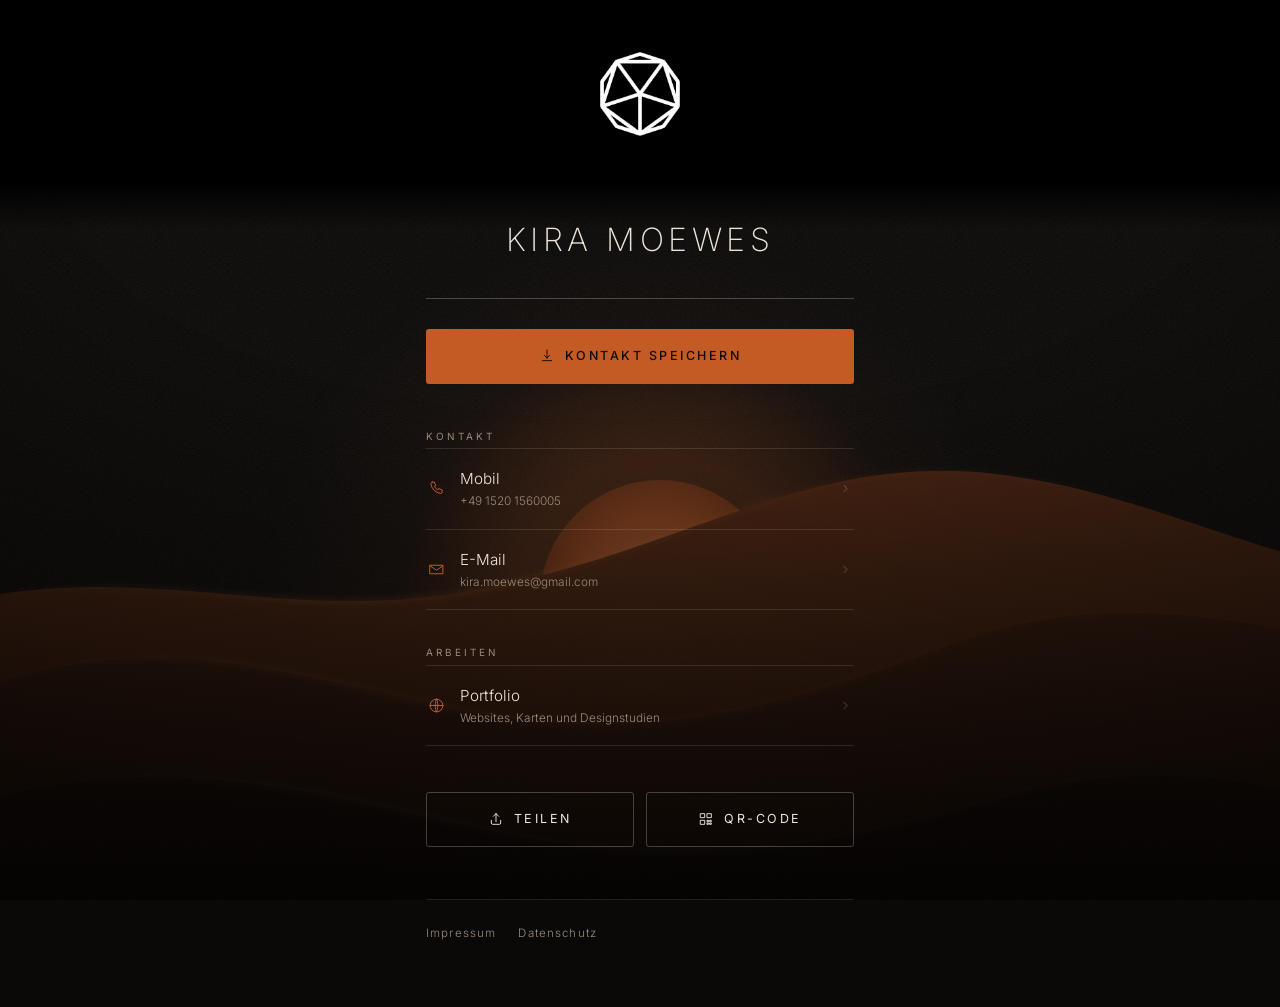
<file: index.html>
<!doctype html>
<html lang="de">
<head>
<meta charset="utf-8">
<meta name="robots" content="noindex,nofollow">
<!-- Startadresse zeigt die eigene Karte. Ziel unten in BEIDEN Zeilen ändern. -->
<meta http-equiv="refresh" content="0; url=./k/kira/">
<title>Kontakt</title>
<link rel="canonical" href="./k/kira/">
<style>body{background:#0A0705;color:#C6A87F;font-family:system-ui,sans-serif;display:grid;place-items:center;min-height:100vh;margin:0}a{color:#F5AE5E}</style>
</head>
<body>
<p>Weiter zur <a href="./k/kira/">Kontaktkarte</a>.</p>
<script>location.replace("./k/kira/");</script>
</body>
</html>
</file>
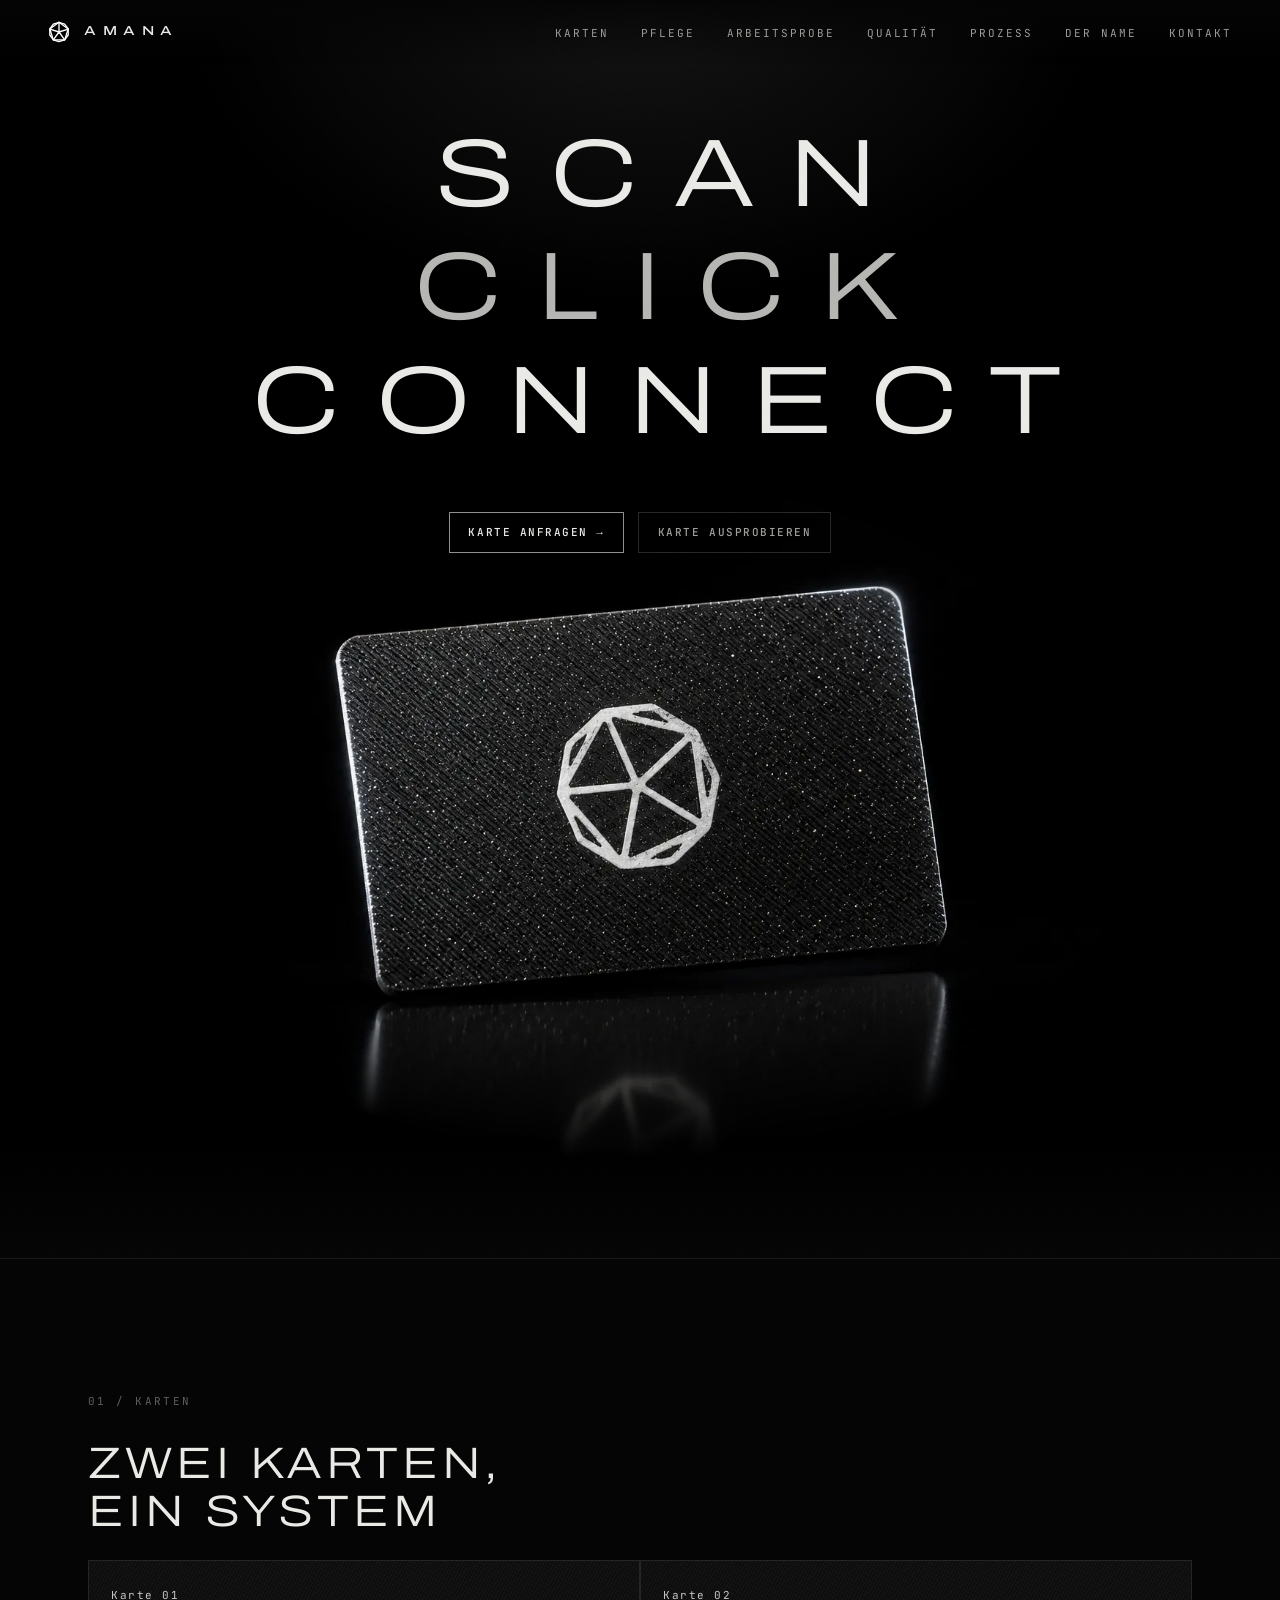
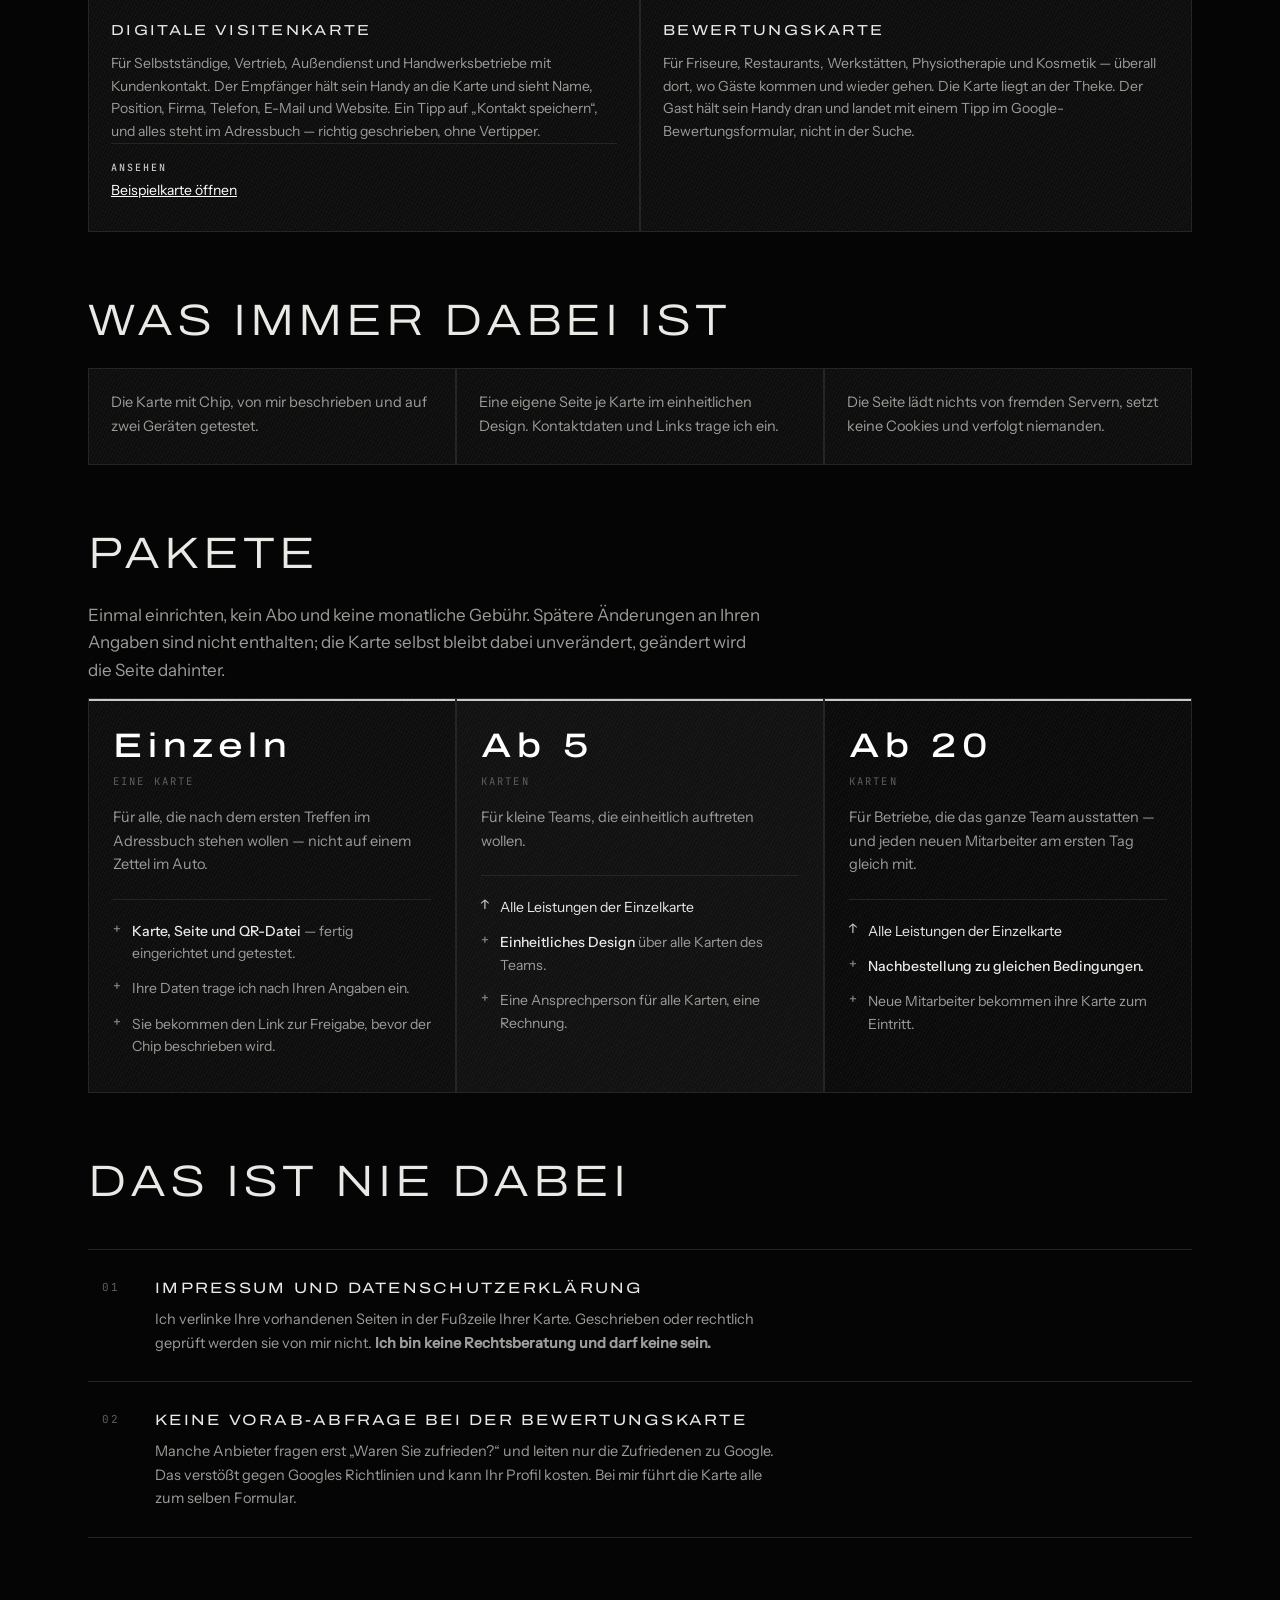
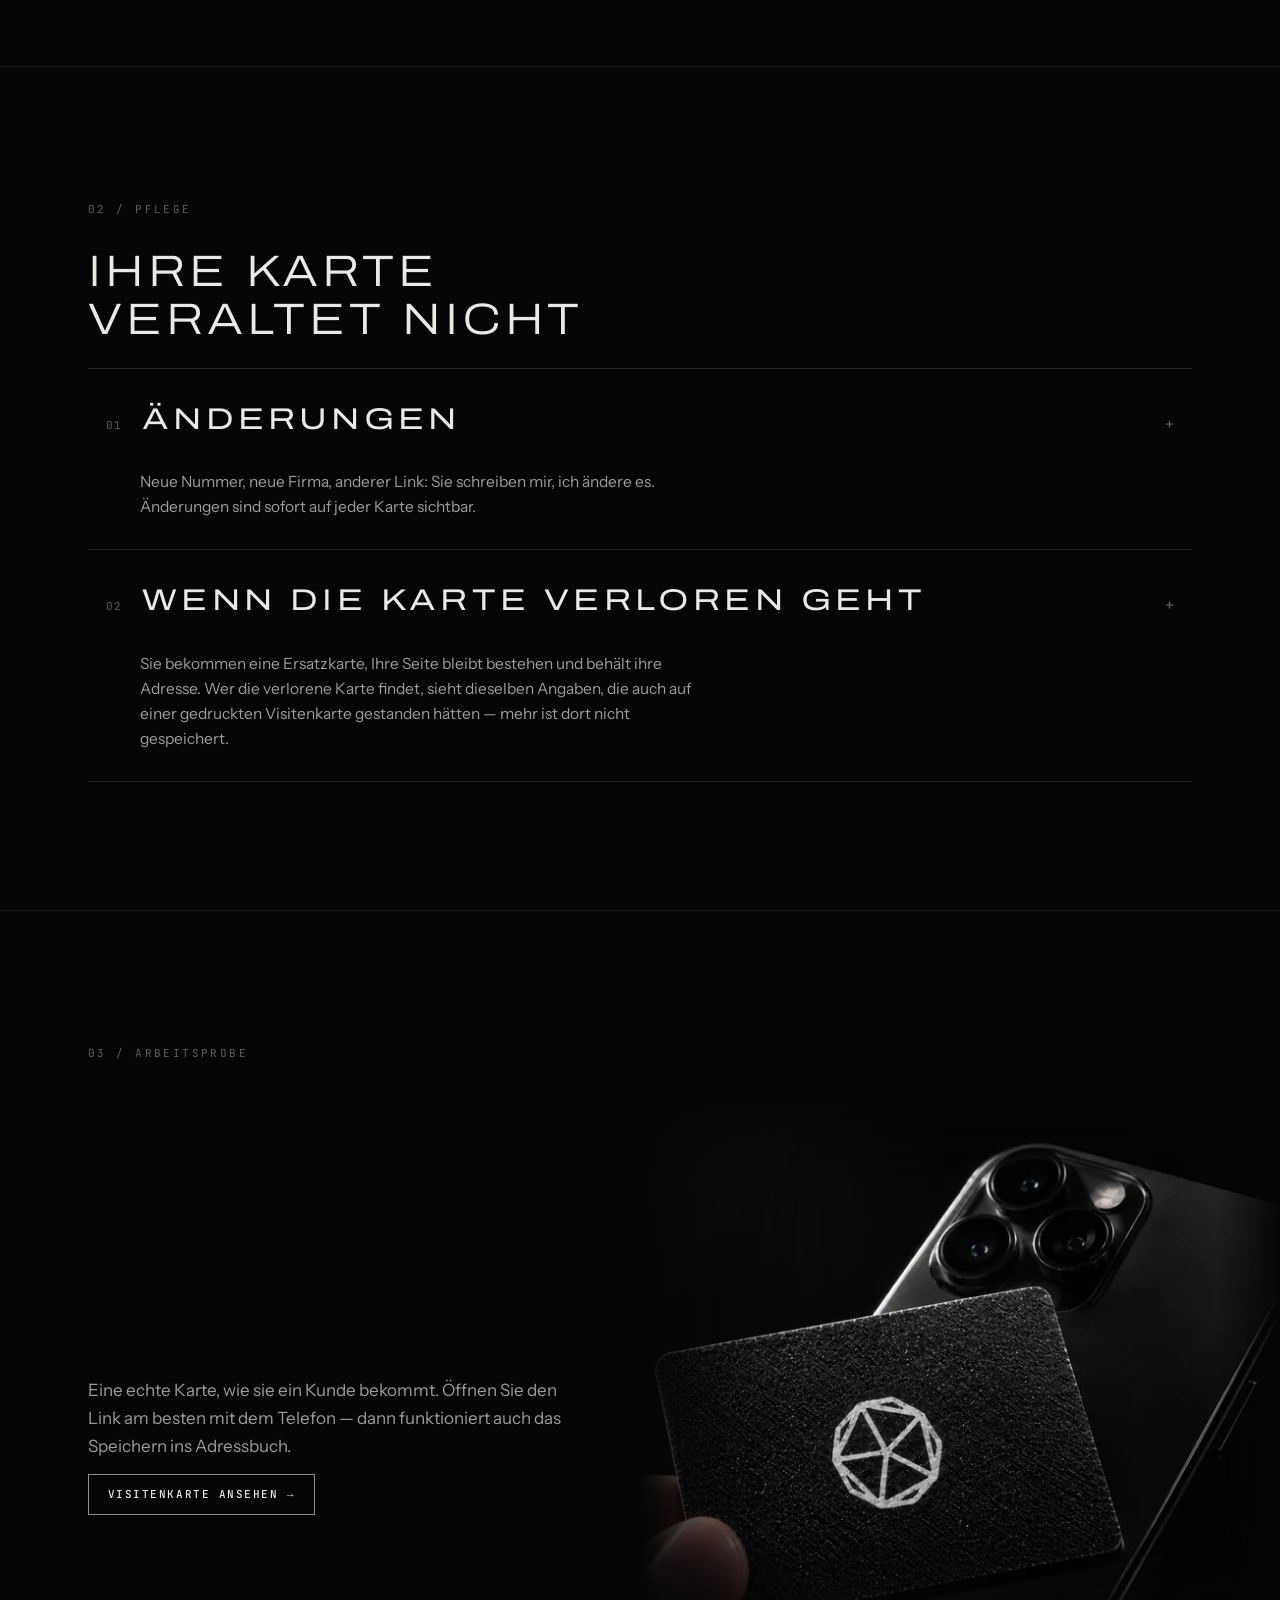
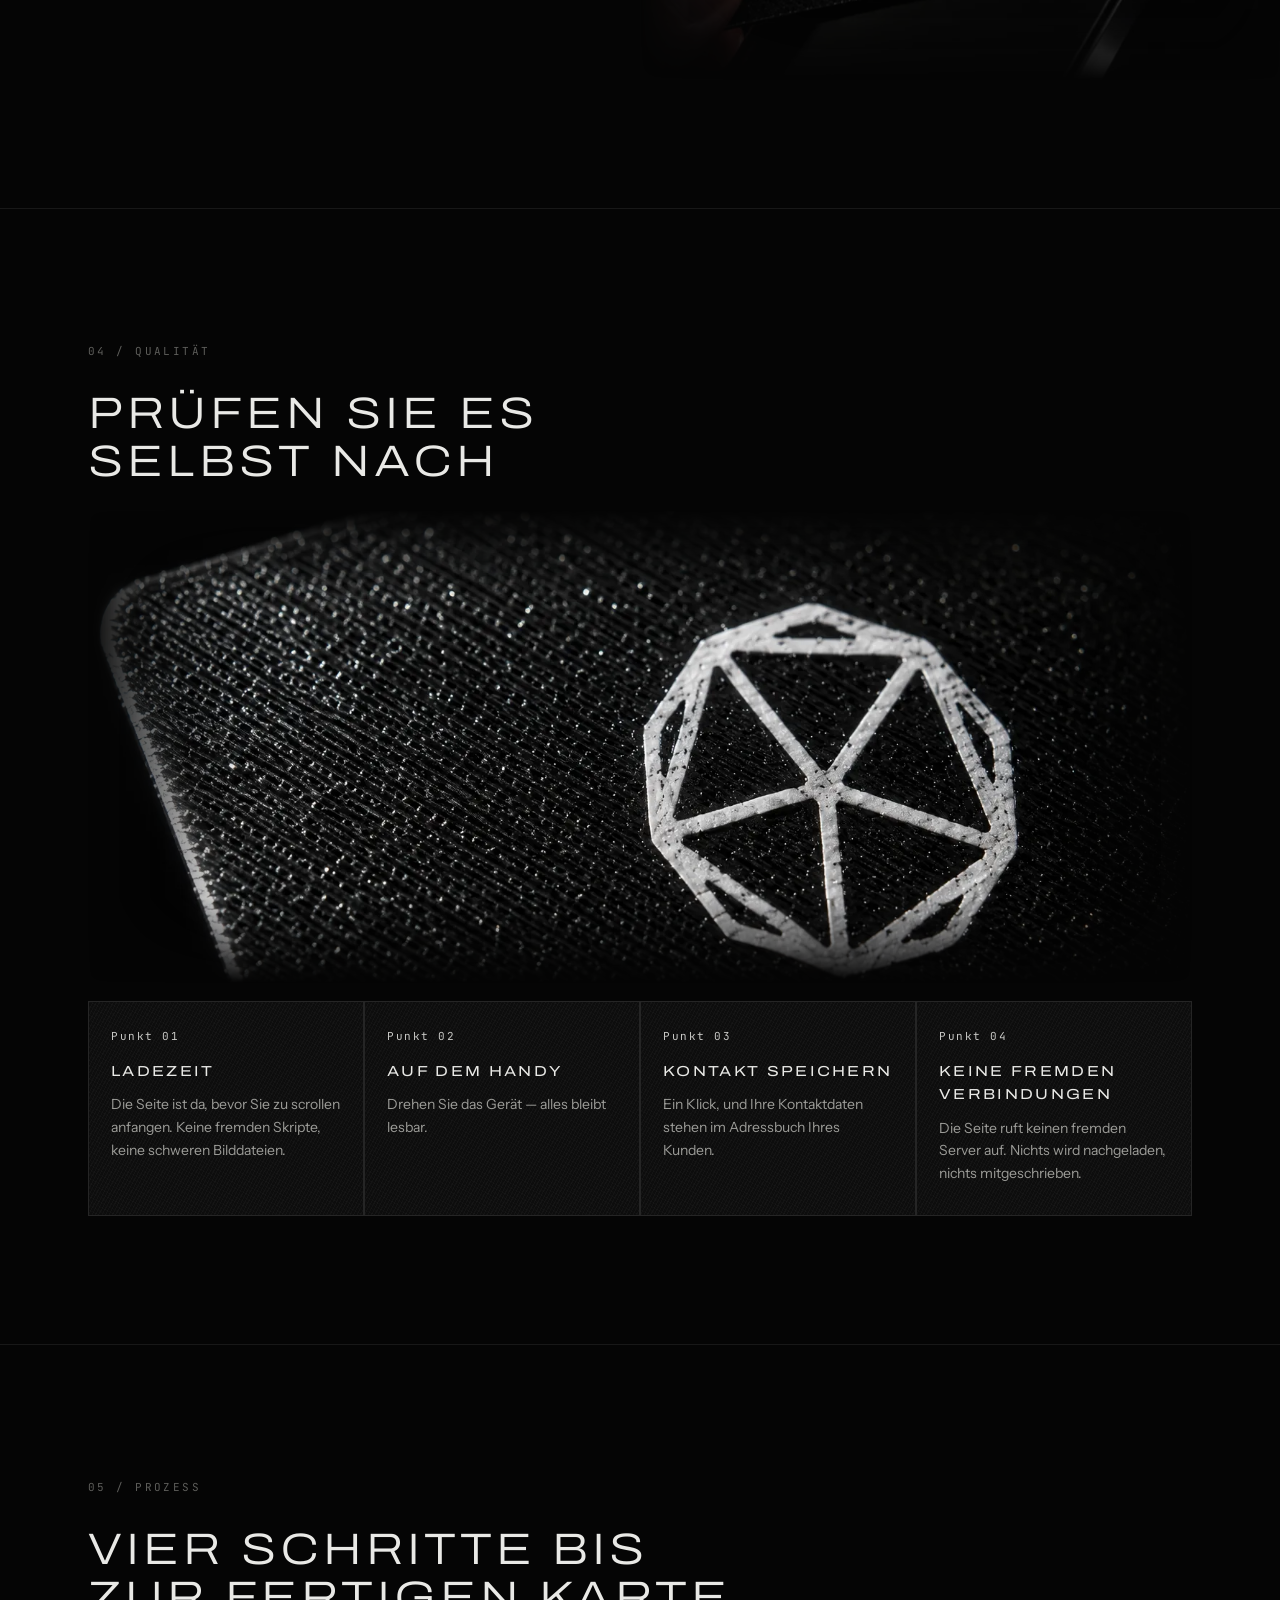
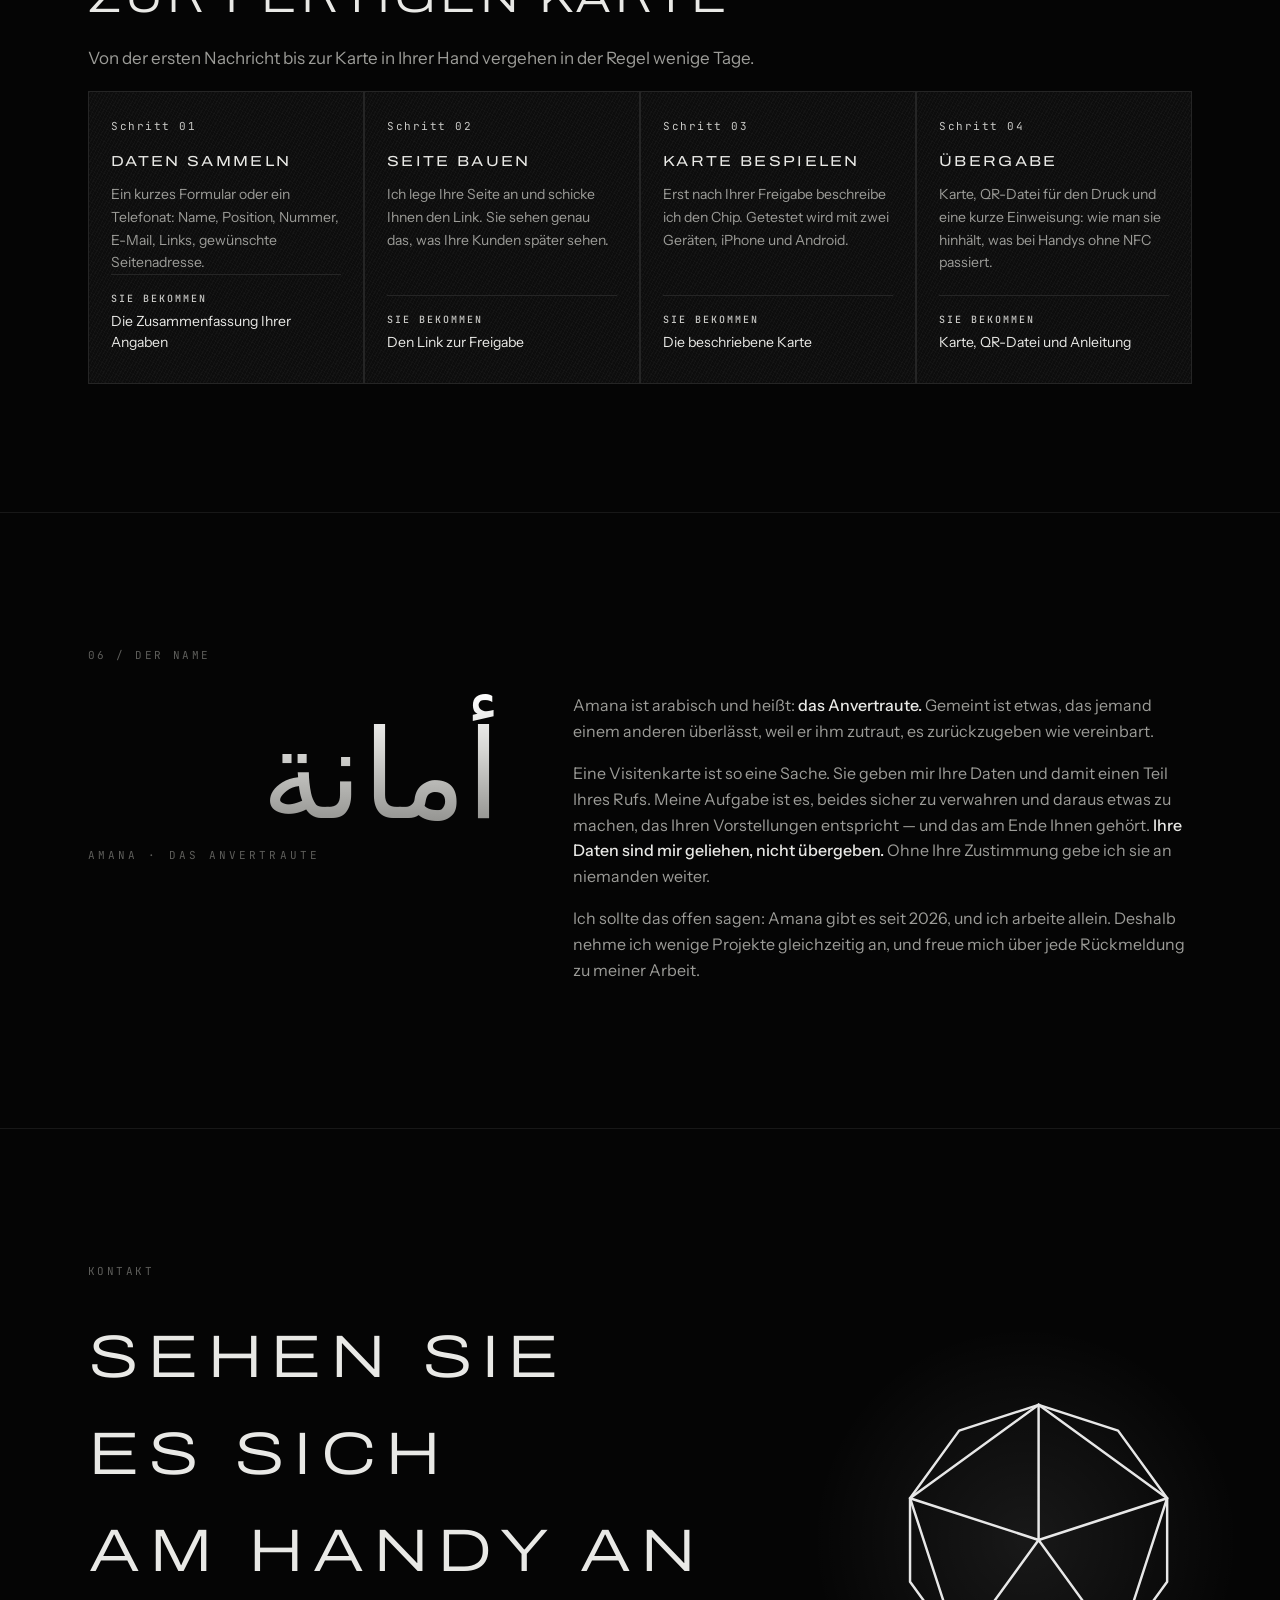
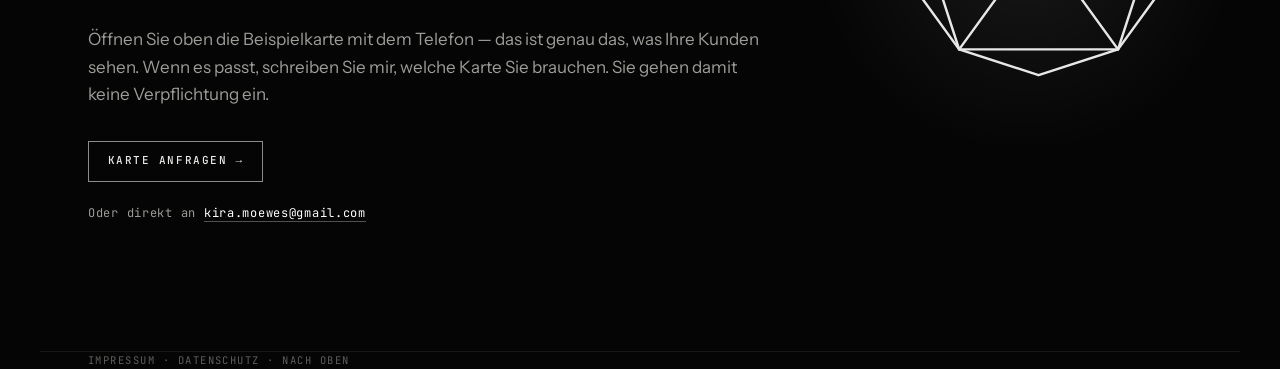
<file: amana/index.html>
<!doctype html>
<html lang="de" class="js">
<head>
<meta charset="utf-8">
<meta name="viewport" content="width=device-width,initial-scale=1">
<title>Amana — Digitale Visitenkarten und Bewertungskarten</title>
<meta name="description" content="NFC-Karten mit eigener Seite: Scan, Click, Connect — Kontakt speichern oder bewerten.">
<meta name="robots" content="noindex,nofollow">
<link rel="stylesheet" href="../assets/fonts/amana.css?v=20261022-0924">
<style>
  :root{
    /* Farben der Karte: Schwarz, Graphit und Silber. Die Rollen heissen wie
       vorher, damit die Regeln darunter unveraendert bleiben koennen:
       rust = dunkles Metall (Rahmen), gold = Silber (Akzent), halo = Weiss. */
    --void:#050505; --ember:#0D0D0D; --char:#181818; --line:#252525;
    --rust:#4A4A4A; --flare:#8C8C8C; --gold:#C9C9C6; --halo:#FFFFFF;
    --text:#E9E9E6; --muted:#9C9C98; --faint:#5E5E5B;
    --silber:linear-gradient(180deg,#FFFFFF 0%,#D6D6D3 42%,#8E8E8B 100%);
    /* Die Webstruktur der Karte: feine schraege Faeden */
    --weave:repeating-linear-gradient(118deg,rgba(255,255,255,.028) 0 1px,transparent 1px 3px),repeating-linear-gradient(28deg,rgba(255,255,255,.012) 0 1px,transparent 1px 4px);

    --wrap:1200px;
    --pad:clamp(1.25rem,4vw,3rem);
    --nav-h:64px;
    --ease:cubic-bezier(.22,1,.36,1);

    --display:'Archivo','Helvetica Neue',system-ui,sans-serif;
    --body:'Instrument Sans','Segoe UI',system-ui,sans-serif;
    --mono:'JetBrains Mono','Consolas',ui-monospace,monospace;
    --grain:url("data:image/svg+xml,%3Csvg xmlns='http://www.w3.org/2000/svg' width='220' height='220'%3E%3Cfilter id='n'%3E%3CfeTurbulence type='fractalNoise' baseFrequency='0.85' numOctaves='3' stitchTiles='stitch'/%3E%3C/filter%3E%3Crect width='100%25' height='100%25' filter='url(%23n)'/%3E%3C/svg%3E");
  }

  *{box-sizing:border-box}
  body{margin:0;background:var(--void);color:var(--text);font-family:var(--body);font-size:16px;line-height:1.62;-webkit-font-smoothing:antialiased}
  .wrap{max-width:var(--wrap);margin:0 auto;padding:0 var(--pad)}
  .eyebrow{font-family:var(--mono);font-size:11px;letter-spacing:.22em;text-transform:uppercase;color:var(--faint);margin:0}

  #progress{position:fixed;top:0;left:0;height:2px;width:0;z-index:60;background:linear-gradient(90deg,var(--rust),var(--gold),var(--halo));transition:width .08s linear}

  nav{position:fixed;top:0;left:0;right:0;z-index:50;height:var(--nav-h);display:flex;align-items:center;justify-content:space-between;padding:0 var(--pad);background:linear-gradient(180deg,rgba(5,5,5,.92),rgba(5,5,5,0));animation:page-in .9s var(--ease) both}
  nav .mark{font-family:var(--display);font-stretch:125%;font-weight:500;font-size:13px;letter-spacing:.5em;text-transform:uppercase;color:var(--text);text-decoration:none}
  nav ul{display:flex;gap:clamp(14px,2.6vw,32px);list-style:none;margin:0;padding:0}
  nav a.nl{font-family:var(--mono);font-size:11px;letter-spacing:.18em;text-transform:uppercase;color:var(--muted);text-decoration:none;position:relative;padding-bottom:4px;transition:color .3s var(--ease)}
  nav a.nl::after{content:"";position:absolute;left:0;bottom:0;height:1px;width:100%;background:var(--gold);transform:scaleX(0);transform-origin:right;transition:transform .4s var(--ease)}
  nav a.nl:hover,nav a.nl:focus-visible{color:var(--halo)}
  nav a.nl:hover::after,nav a.nl:focus-visible::after{transform:scaleX(1);transform-origin:left}
  @media (max-width:680px){nav ul{display:none}}

  /* ================= HERO mit Kartenfoto ================= */
  .hero{
    position:relative;overflow:hidden;isolation:isolate;
    min-height:100svh;padding-bottom:clamp(64px,9vw,96px);
    background:
      radial-gradient(52vw 34vw at 50% 0%, rgba(255,255,255,.07), transparent 70%),
      #000;
  }
  /* Unterkante laeuft weich in den Seitengrund ueber */
  .hero::after{content:"";position:absolute;left:0;right:0;bottom:0;height:120px;z-index:3;pointer-events:none;background:linear-gradient(180deg,rgba(5,5,5,0),var(--void))}


  .hero .wrap{position:relative;z-index:5;text-align:center;padding-top:calc(var(--nav-h) + clamp(2rem,6vh,4.5rem))}

  /* Das Foto der Karte. Der Fotohintergrund ist schwarz wie der Hero; die
     Maske laesst die Raender ausblenden, damit keine Bildkante zu sehen ist.
     Auf dem Handy breiter als der Bildschirm, sonst waere die Karte klein. */
  .hero-bild{
    position:relative;z-index:2;margin:clamp(-150px,-11vw,-60px) auto 0;
    width:min(100%,125vh,1180px);
    -webkit-mask-image:radial-gradient(ellipse 50% 50% at 50% 50%,#000 62%,transparent 100%);
            mask-image:radial-gradient(ellipse 50% 50% at 50% 50%,#000 62%,transparent 100%);
    animation:bild-in 1.8s var(--ease) .25s both;
  }
  .hero-bild img{display:block;width:100%;height:auto}
  @media (max-width:720px){.hero-bild{width:150%;margin-left:-25%;margin-top:-40px}}
  @keyframes bild-in{from{opacity:0;transform:scale(1.04)}}

  .hero-eyebrow{font-family:var(--mono);font-size:11px;font-weight:500;letter-spacing:.28em;text-transform:uppercase;color:var(--gold);margin:0 0 clamp(1.4rem,3vw,2.4rem)}
  .hero-title{
    font-family:var(--display);font-stretch:125%;font-weight:300;
    font-size:clamp(2.6rem,7.6vw,6rem);line-height:1.18;letter-spacing:.34em;
    text-transform:uppercase;max-width:none;margin:0 auto;text-indent:.34em;
  }
  .hero-title .line{display:block;overflow:hidden}
  .hero-title .line-in{display:inline-block;transform:translateY(112%);animation:line-rise 1.05s var(--ease) forwards}
  .hero-title .line:nth-child(2) .line-in{animation-delay:.09s}
  .hero-title .line:nth-child(3) .line-in{animation-delay:.18s}
  .hero-title .em{background:linear-gradient(100deg,#B4B4B1 0%,#B4B4B1 42%,#FFFFFF 50%,#B4B4B1 58%,#B4B4B1 100%);background-size:250% 100%;-webkit-background-clip:text;background-clip:text;color:transparent;animation:glanz 7s var(--ease) 1.4s infinite}
  /* Ein Lichtstreif laeuft ueber das Wort, wie ueber die Kante der Karte */
  @keyframes glanz{0%{background-position:100% 0}38%,100%{background-position:0 0}}
  @media (max-width:420px){.hero-title{font-size:clamp(2rem,6.4vw,2.6rem);letter-spacing:.24em;text-indent:.24em}}
  @keyframes line-rise{to{transform:none}}

  .hero-cta{margin-top:clamp(2.2rem,5vw,3.4rem);display:flex;justify-content:center;gap:14px;flex-wrap:wrap;animation:page-in 1s var(--ease) .5s both}

  .btn{display:inline-flex;align-items:center;gap:.75em;padding:.95em 1.7em;font-family:var(--mono);font-size:11px;font-weight:500;letter-spacing:.14em;text-transform:uppercase;text-decoration:none;position:relative;overflow:hidden;transition:color .4s var(--ease),border-color .4s var(--ease)}
  .btn span{position:relative;z-index:1}
  .btn::before{content:"";position:absolute;inset:0;transform:scaleX(0);transform-origin:left;transition:transform .5s var(--ease)}
  .btn:hover::before,.btn:focus-visible::before{transform:scaleX(1)}
  .btn-solid{color:var(--text);border:1px solid var(--flare)}
  .btn-solid::before{background:var(--halo)}
  .btn-solid:hover,.btn-solid:focus-visible{color:var(--void);border-color:var(--halo)}
  .btn-ghost{color:var(--muted);border:1px solid var(--line)}
  .btn-ghost::before{background:rgba(255,255,255,.07)}
  .btn-ghost:hover,.btn-ghost:focus-visible{color:var(--halo);border-color:var(--rust)}

  .hero-grain{position:absolute;inset:0;z-index:6;pointer-events:none;background-image:var(--grain);opacity:.24;mix-blend-mode:soft-light}

  @keyframes page-in{from{opacity:0;transform:translateY(14px)}}

  /* ================= Abschnitte ================= */
  section.band{padding:clamp(72px,10vw,128px) 0;border-top:1px solid var(--char);background:var(--void);position:relative;z-index:10}
  .sec-head{margin-bottom:26px}
  .lead{max-width:22ch;font-family:var(--display);font-stretch:118%;font-weight:300;font-size:clamp(24px,4.6vw,44px);letter-spacing:.09em;text-transform:uppercase;line-height:1.1;margin:0 0 24px;text-wrap:balance;color:var(--text)}
  .intro-text{max-width:62ch;color:var(--muted);font-size:17px;margin:0 0 14px}

  .services{border-top:1px solid var(--line);margin-top:18px}
  .svc{border:0;border-bottom:1px solid var(--line);width:100%;text-align:left;background:transparent;color:inherit;font:inherit;cursor:pointer;display:block;padding:0;position:relative;overflow:hidden}
  .svc::before{content:"";position:absolute;inset:0;z-index:0;background:linear-gradient(90deg,rgba(255,255,255,.07),rgba(255,255,255,0) 62%);transform:scaleX(0);transform-origin:left;transition:transform .55s var(--ease)}
  .svc:hover::before,.svc:focus-visible::before,.svc[aria-expanded="true"]::before{transform:scaleX(1)}
  .svc-row{position:relative;z-index:1;display:flex;align-items:baseline;gap:20px;padding:26px clamp(6px,1.6vw,18px)}
  .svc-row .idx{font-family:var(--mono);font-size:11px;color:var(--faint);letter-spacing:.1em;flex:0 0 auto;transition:color .4s var(--ease)}
  .svc-row .name{font-family:var(--display);font-stretch:125%;font-weight:400;text-transform:uppercase;letter-spacing:.14em;font-size:clamp(17px,3vw,30px);margin:0;flex:1;transition:transform .5s var(--ease),color .4s var(--ease)}
  .svc-row .plus{font-family:var(--mono);font-size:15px;color:var(--faint);transition:transform .45s var(--ease),color .4s var(--ease);flex:0 0 auto}
  .svc:hover .name,.svc:focus-visible .name,.svc[aria-expanded="true"] .name{transform:translateX(12px);color:var(--halo)}
  .svc:hover .idx,.svc[aria-expanded="true"] .idx{color:var(--gold)}
  .svc[aria-expanded="true"] .plus{transform:rotate(45deg);color:var(--gold)}
  .svc-body{position:relative;z-index:1;max-height:0;overflow:hidden;transition:max-height .55s var(--ease)}
  .svc-body p{margin:0;padding:0 clamp(6px,1.6vw,18px) 30px 52px;max-width:64ch;color:var(--muted);font-size:15.5px}
  .svc[aria-expanded="true"] .svc-body{max-height:320px}
  @media (max-width:560px){.svc-body p{padding-left:clamp(6px,1.6vw,18px)}}

  /* Immer dabei */
  .always{display:grid;grid-template-columns:repeat(auto-fit,minmax(240px,1fr));gap:2px;background:var(--line);border:1px solid var(--line);margin:6px 0 42px}
  .always div{background-color:var(--ember);background-image:var(--weave);padding:22px 22px 26px}
  .always h4{font-family:var(--mono);font-size:10px;letter-spacing:.2em;text-transform:uppercase;color:var(--gold);margin:0 0 10px}
  .always p{margin:0;color:var(--muted);font-size:14.5px}

  /* Pakete */
  .packs{display:grid;grid-template-columns:repeat(3,1fr);gap:2px;background:var(--line);border:1px solid var(--line)}
  @media (max-width:900px){.packs{grid-template-columns:1fr}}
  .pack{background-color:var(--ember);background-image:var(--weave);padding:30px 24px 34px;display:flex;flex-direction:column;position:relative}
  .pack.mid{background-color:#111111}
  .pack.draft{background-color:#0A0A0A}
  .pack::after{content:"";position:absolute;left:0;top:0;height:2px;width:100%;background:var(--gold);transform:scaleX(0);transform-origin:left;transition:transform .6s var(--ease)}
  .pack.seen::after{transform:scaleX(1)}
  .pack.mid::after,.pack.mid.seen::after{transform:scaleX(1)}
  .pack .tier{font-family:var(--display);font-stretch:125%;font-weight:500;font-size:34px;letter-spacing:.16em;color:var(--halo);margin:0;line-height:1}
  .pack .tier-name{font-family:var(--mono);font-size:10.5px;letter-spacing:.2em;text-transform:uppercase;color:var(--faint);margin:10px 0 0}
  .pack .tier-for{margin:16px 0 0;color:var(--muted);font-size:14.5px;min-height:3.2em}
  .pack .flag{position:absolute;top:14px;right:16px;font-family:var(--mono);font-size:9px;letter-spacing:.16em;text-transform:uppercase;color:var(--gold);border:1px solid var(--rust);padding:3px 7px}
  .pack ul{list-style:none;margin:22px 0 0;padding:0;display:grid;gap:13px;border-top:1px solid var(--line);padding-top:20px}
  .pack li{font-size:14px;line-height:1.6;color:var(--muted);padding-left:19px;position:relative}
  .pack li::before{content:"+";position:absolute;left:0;top:-1px;color:var(--flare);font-family:var(--mono);font-size:13px}
  .pack li.inherit{color:var(--text)}
  .pack li.inherit::before{content:"↑";color:var(--gold)}
  .pack li b{color:var(--text);font-weight:500}

  /* Nie dabei */
  .never{margin-top:44px;border-top:1px solid var(--line)}
  .never-row{display:grid;grid-template-columns:auto 1fr;gap:clamp(16px,3vw,36px);padding:26px clamp(4px,1.4vw,14px);border-bottom:1px solid var(--line)}
  .never-row .ni{font-family:var(--mono);font-size:11px;letter-spacing:.14em;color:var(--faint);padding-top:3px}
  .never-row h4{font-family:var(--display);font-stretch:120%;font-weight:400;font-size:15px;letter-spacing:.15em;text-transform:uppercase;margin:0 0 8px;color:var(--text)}
  .never-row p{margin:0;color:var(--muted);font-size:14.5px;max-width:62ch}
  @media (max-width:620px){.never-row{grid-template-columns:1fr;gap:8px}}

  .grid4{display:grid;grid-template-columns:repeat(auto-fit,minmax(230px,1fr));gap:2px;background:var(--line);border:1px solid var(--line);margin-top:18px}
  .cell{background-color:var(--ember);background-image:var(--weave);padding:26px 22px 30px;position:relative;transition:background-color .5s var(--ease);
    display:flex;flex-direction:column}
  .cell:hover{background-color:#141414}
  .cell .n{font-family:var(--mono);font-size:11px;color:var(--gold);letter-spacing:.14em;display:block;margin-bottom:14px}
  .cell h3{font-family:var(--display);font-stretch:120%;font-weight:400;font-size:14.5px;letter-spacing:.16em;text-transform:uppercase;margin:0 0 10px}
  .cell p{margin:0;color:var(--muted);font-size:14px}
  /* Fuss der Kachel. margin-top:auto schiebt ihn an die Unterkante, damit
     die Zeile in allen Kacheln einer Reihe auf derselben Hoehe sitzt -
     auch wenn die Absaetze darueber verschieden lang sind. Darueber eine
     Haarlinie, die Beschriftung klein in Versalien wie die Augenbrauen
     der Abschnitte. */
  .cell .out{
    display:block;margin-top:auto;padding-top:16px;
    border-top:1px solid var(--line);
    color:var(--text);font-size:14px;line-height:1.5;
  }
  .cell .out b{
    display:block;margin-bottom:5px;
    font-family:var(--mono);font-size:10px;font-weight:500;
    letter-spacing:.2em;text-transform:uppercase;color:var(--gold);
  }
  /* Platz zwischen Absatz und Fuss, falls die Kachel hoch ist */
  .cell p + .out{margin-top:auto}
  .cell .out a{color:var(--halo)}
  .cell::after{content:"";position:absolute;left:0;bottom:0;height:2px;width:100%;background:var(--gold);transform:scaleX(0);transform-origin:left;transition:transform .55s var(--ease)}
  .cell:hover::after{transform:scaleX(1)}

  .name-grid{display:grid;grid-template-columns:minmax(0,.8fr) minmax(0,1.2fr);gap:clamp(28px,6vw,72px);align-items:start}
  @media (max-width:820px){.name-grid{grid-template-columns:1fr}}
  .arabic{padding-top:.2em;font-size:clamp(56px,11vw,124px);background:var(--silber);-webkit-background-clip:text;background-clip:text;color:transparent;line-height:.9;margin:0;direction:rtl}
  .translit{font-family:var(--mono);font-size:11px;letter-spacing:.28em;text-transform:uppercase;color:var(--faint);margin:18px 0 0}
  .name-grid p.body{color:var(--muted);margin:0 0 16px;max-width:56ch;font-size:16px}
  .name-grid p.body strong{color:var(--text);font-weight:500}

  .cta-band h2{font-family:var(--display);font-stretch:125%;font-weight:300;font-size:clamp(26px,5.6vw,60px);letter-spacing:.13em;text-transform:uppercase;margin:0 0 26px;text-wrap:balance;color:var(--text)}
  /* Die Adresse steht zusaetzlich als lesbarer Text da: ein mailto-Link
     oeffnet auf Rechnern ohne eingerichtetes Mailprogramm gar nichts, und
     dann wirkt der Knopf kaputt. So kann man sie immer kopieren. */
  .adresse{margin:22px 0 0;font-family:var(--mono);font-size:12px;letter-spacing:.06em;color:var(--muted)}
  .adresse a{color:var(--halo);text-decoration:none;border-bottom:1px solid rgba(255,255,255,.3)}
  .adresse a:hover{border-bottom-color:var(--halo)}

  .rows{margin-top:46px;display:grid;grid-template-columns:repeat(auto-fit,minmax(210px,1fr));gap:28px}
  .rows div p:first-child{font-family:var(--mono);font-size:10px;letter-spacing:.18em;text-transform:uppercase;color:var(--faint);margin:0 0 8px}
  .rows div p:last-child{margin:0;color:var(--muted);font-size:14.5px}

  footer{border-top:1px solid var(--char);padding:32px 0 60px;display:flex;justify-content:space-between;gap:20px;flex-wrap:wrap;background:var(--void);position:relative;z-index:10}
  footer p{margin:0;font-family:var(--mono);font-size:10.5px;letter-spacing:.14em;text-transform:uppercase;color:var(--faint)}
  footer a{color:var(--faint);text-decoration:none;transition:color .3s var(--ease)}
  footer a:hover{color:var(--halo)}

  /* Fotos in den Abschnitten: gerahmt wie die Kacheln, damit die schwarze
     Bildflaeche als Absicht wirkt und nicht als Kante */
  /* Fotos ohne Rahmen: der schwarze Fotogrund geht ueber eine weiche Maske
     in den Seitengrund ueber, so steht die Karte frei auf der Seite statt
     in einem Kasten. */
  .foto{margin:0;overflow:hidden}
  .foto img{display:block;width:100%;height:100%;object-fit:cover}
  .foto-breit{aspect-ratio:21/9;margin:6px 0 2px;
    -webkit-mask-image:linear-gradient(90deg,transparent,#000 14%,#000 86%,transparent),linear-gradient(180deg,transparent,#000 18%,#000 82%,transparent);
            mask-image:linear-gradient(90deg,transparent,#000 14%,#000 86%,transparent),linear-gradient(180deg,transparent,#000 18%,#000 82%,transparent);
    -webkit-mask-composite:source-in;mask-composite:intersect}
  .foto-breit img{object-position:62% 46%}
  @media (max-width:620px){.foto-breit{aspect-ratio:4/3}}

  .probe{display:grid;grid-template-columns:minmax(0,1fr) minmax(0,1.15fr);gap:clamp(28px,6vw,72px);align-items:center}
  @media (max-width:820px){.probe{grid-template-columns:1fr}}
  .probe .foto{aspect-ratio:4/3;
    -webkit-mask-image:linear-gradient(90deg,transparent,#000 26%,#000 90%,transparent),linear-gradient(180deg,transparent,#000 16%,#000 74%,transparent);
            mask-image:linear-gradient(90deg,transparent,#000 26%,#000 90%,transparent),linear-gradient(180deg,transparent,#000 16%,#000 74%,transparent);
    -webkit-mask-composite:source-in;mask-composite:intersect}
  /* Auf breiten Bildschirmen reicht das Foto bis an den rechten Rand */
  @media (min-width:821px){.probe .foto{margin-right:calc(-1 * var(--pad) - max(0px,(100vw - var(--wrap)) / 2));aspect-ratio:auto;height:clamp(420px,46vw,640px)}}

  .rise{transform:translateY(16px);transition:transform .8s var(--ease)}
  .rise.seen{transform:none}

  /* ================= Das Zeichen der Karte ================= */
  .zeichen{display:block;overflow:visible;fill:none;stroke:currentColor;stroke-linejoin:round;stroke-linecap:round}
  .zeichen path{stroke-dasharray:1;stroke-dashoffset:1}
  .zeichen.gezeichnet path{animation:zeichnen 1.6s var(--ease) forwards}
  .zeichen.gezeichnet path:nth-child(2){animation-delay:.35s}
  .zeichen.gezeichnet path:nth-child(3){animation-delay:.7s}
  @keyframes zeichnen{to{stroke-dashoffset:0}}

  nav .mark{display:inline-flex;align-items:center;gap:14px}
  nav .mark .zeichen{width:22px;height:22px;stroke-width:6;color:var(--halo)}

  /* Grosses Zeichen im Kontaktband: zeichnet sich beim Hinscrollen,
     danach atmet ein schwacher Schein dahinter */
  .cta-band{overflow:hidden}
  .cta-band .wrap{position:relative}
  @media (min-width:861px){.cta-band .wrap{padding-right:calc(var(--pad) + clamp(200px,24vw,320px) + 48px)}}
  .gross{position:absolute;right:var(--pad);top:50%;width:clamp(200px,24vw,320px);height:auto;transform:translateY(-50%);color:var(--halo);stroke-width:.8;opacity:.9;pointer-events:none}
  .schein{position:absolute;right:calc(var(--pad) - 6vw);top:50%;width:clamp(260px,38vw,520px);aspect-ratio:1;transform:translateY(-50%);border-radius:50%;background:radial-gradient(circle,rgba(255,255,255,.08),transparent 62%);animation:atmen 6s ease-in-out infinite;pointer-events:none}
  @keyframes atmen{50%{opacity:.45;transform:translateY(-50%) scale(.92)}}
  @media (max-width:860px){.gross{position:relative;right:auto;top:auto;transform:none;width:120px;margin:0 0 34px}.schein{display:none}}

  /* ================= Hero-Karte: Glanz und Neigung ================= */
  .hero-bild{perspective:1200px}
  .hero-bild .kippen{transform:rotateX(var(--ry,0deg)) rotateY(var(--rx,0deg));transition:transform .9s var(--ease);will-change:transform}
  .hero-bild .schweben{animation:schweben 9s ease-in-out 2s infinite}
  @keyframes schweben{50%{transform:translateY(-10px)}}
  /* Lichtstreif, der alle paar Sekunden schraeg ueber die Karte zieht.
     overlay laesst Schwarz schwarz und hellt nur die Struktur auf. */
  .hero-bild .kippen{position:relative}
  .hero-bild .kippen::after{content:"";position:absolute;inset:0;pointer-events:none;mix-blend-mode:overlay;
    background:linear-gradient(105deg,transparent 38%,rgba(255,255,255,.55) 48%,rgba(255,255,255,.9) 50%,rgba(255,255,255,.55) 52%,transparent 62%);
    background-size:300% 100%;background-position:120% 0;animation:streif 8s var(--ease) 2.4s infinite}
  @keyframes streif{0%{background-position:120% 0}40%,100%{background-position:-20% 0}}

  /* ================= Einblenden beim Scrollen ================= */
  /* Nur mit JavaScript unsichtbar: ohne Skript steht alles sofort da. */
  .js .rise{opacity:0;transform:translateY(28px);transition:opacity 1s var(--ease) var(--d,0s),transform 1.1s var(--ease) var(--d,0s),background-color .5s var(--ease)}
  .js .rise.seen{opacity:1;transform:none}
  .js .foto.rise img{transform:scale(1.08);transition:transform 1.8s var(--ease)}
  .js .foto.rise.seen img{transform:none}

  .js .lead{clip-path:inset(0 0 100% 0);transform:translateY(12px);transition:clip-path 1.1s var(--ease),transform 1.1s var(--ease)}
  .js .lead.seen{clip-path:inset(0 0 -10% 0);transform:none}

  a:focus-visible,button:focus-visible{outline:2px solid var(--gold);outline-offset:3px}
  @media (prefers-reduced-motion:reduce){*{animation:none!important;transition:none!important}.rise,.js .rise{transform:none;opacity:1}.js .lead{clip-path:none;transform:none}.hero-title .line-in{transform:none}.zeichen path{stroke-dashoffset:0}.js .foto.rise img{transform:none}}
</style>

</head>
<body>

<div id="progress"></div>

<nav>
  <a class="mark" href="#top"><svg class="zeichen" viewBox="-50 -50 100 100" aria-hidden="true"><path pathLength="1" d="M0 -44 L25.86 -35.6 L41.85 -13.6 L41.85 13.6 L25.86 35.6 L0 44 L-25.86 35.6 L-41.85 13.6 L-41.85 -13.6 L-25.86 -35.6 Z"/><path pathLength="1" d="M0 -44 L41.85 -13.6 L25.86 35.6 L-25.86 35.6 L-41.85 -13.6 Z"/><path pathLength="1" d="M0 0 L0 -44 M0 0 L41.85 -13.6 M0 0 L25.86 35.6 M0 0 L-25.86 35.6 M0 0 L-41.85 -13.6"/></svg>Amana</a>
  <ul>
    <li><a class="nl" href="#bekommen">Karten</a></li>
    <li><a class="nl" href="#leistungen">Pflege</a></li>
    <li><a class="nl" href="#arbeitsprobe">Arbeitsprobe</a></li>
    <li><a class="nl" href="#qualitaet">Qualität</a></li>
    <li><a class="nl" href="#prozess">Prozess</a></li>
    <li><a class="nl" href="#name">Der Name</a></li>
    <li><a class="nl" href="#kontakt">Kontakt</a></li>
  </ul>
</nav>

<header class="hero" id="top">
  <div class="wrap">
    <h1 class="hero-title">
      <span class="line"><span class="line-in">Scan</span></span>
      <span class="line"><span class="line-in"><span class="em">Click</span></span></span>
      <span class="line"><span class="line-in">Connect</span></span>
    </h1>
    <div class="hero-cta">
      <a class="btn btn-solid" href="#kontakt"><span>Karte anfragen</span><span aria-hidden="true">→</span></a>
      <a class="btn btn-ghost" href="#arbeitsprobe"><span>Karte ausprobieren</span></a>
    </div>
  </div>

  <figure class="hero-bild">
    <div class="schweben"><div class="kippen">
    <img src="./bilder/karte-1536.webp" srcset="./bilder/karte-800.webp 800w, ./bilder/karte-1536.webp 1536w" sizes="(max-width:720px) 150vw, min(100vw, 125vh, 1180px)" width="1536" height="1024" alt="Schwarze NFC-Karte mit weißem Kristall-Zeichen, aufgestellt auf einer spiegelnden Fläche" fetchpriority="high">
    </div></div>
  </figure>

  <div class="hero-grain"></div>
</header>

<main>

  <section class="band" id="bekommen">
    <div class="wrap">
      <div class="sec-head"><span class="eyebrow" data-scramble>01 / Karten</span></div>
      <p class="lead">Zwei Karten, ein System</p>

      <div class="grid4" style="grid-template-columns:repeat(auto-fit,minmax(280px,1fr))">
        <div class="cell rise">
          <span class="n">Karte 01</span>
          <h3>Digitale Visitenkarte</h3>
          <p>Für Selbstständige, Vertrieb, Außendienst und Handwerksbetriebe mit Kundenkontakt. Der Empfänger hält sein Handy an die Karte und sieht Name, Position, Firma, Telefon, E-Mail und Website. Ein Tipp auf „Kontakt speichern“, und alles steht im Adressbuch — richtig geschrieben, ohne Vertipper.</p>
          <span class="out"><b>Ansehen</b><a href="https://kira-moewes.github.io/k/kira/" target="_blank" rel="noopener" style="color:var(--halo)">Beispielkarte öffnen</a></span>
        </div>
        <div class="cell rise">
          <span class="n">Karte 02</span>
          <h3>Bewertungskarte</h3>
          <p>Für Friseure, Restaurants, Werkstätten, Physiotherapie und Kosmetik — überall dort, wo Gäste kommen und wieder gehen. Die Karte liegt an der Theke. Der Gast hält sein Handy dran und landet mit einem Tipp im Google-Bewertungsformular, nicht in der Suche.</p>
        </div>
      </div>

      <p class="lead" style="margin-top:64px">Was immer dabei ist</p>

      <div class="always">
        <div><p>Die Karte mit Chip, von mir beschrieben und auf zwei Geräten getestet.</p></div>
        <div><p>Eine eigene Seite je Karte im einheitlichen Design. Kontaktdaten und Links trage ich ein.</p></div>
        <div><p>Die Seite lädt nichts von fremden Servern, setzt keine Cookies und verfolgt niemanden.</p></div>
      </div>

      <p class="lead" style="margin-top:64px">Pakete</p>
      <p class="intro-text">Einmal einrichten, kein Abo und keine monatliche Gebühr. Spätere Änderungen an Ihren Angaben sind nicht enthalten; die Karte selbst bleibt dabei unverändert, geändert wird die Seite dahinter.</p>

      <div class="packs">
        <div class="pack rise">
          <p class="tier">Einzeln</p>
          <p class="tier-name">Eine Karte</p>
          <p class="tier-for">Für alle, die nach dem ersten Treffen im Adressbuch stehen wollen — nicht auf einem Zettel im Auto.</p>
          <ul>
            <li><b>Karte, Seite und QR-Datei</b> — fertig eingerichtet und getestet.</li>
            <li>Ihre Daten trage ich nach Ihren Angaben ein.</li>
            <li>Sie bekommen den Link zur Freigabe, bevor der Chip beschrieben wird.</li>
          </ul>
        </div>

        <div class="pack mid rise">
          <p class="tier">Ab 5</p>
          <p class="tier-name">Karten</p>
          <p class="tier-for">Für kleine Teams, die einheitlich auftreten wollen.</p>
          <ul>
            <li class="inherit">Alle Leistungen der Einzelkarte</li>
            <li><b>Einheitliches Design</b> über alle Karten des Teams.</li>
            <li>Eine Ansprechperson für alle Karten, eine Rechnung.</li>
          </ul>
        </div>

        <div class="pack draft rise">
          <p class="tier">Ab 20</p>
          <p class="tier-name">Karten</p>
          <p class="tier-for">Für Betriebe, die das ganze Team ausstatten — und jeden neuen Mitarbeiter am ersten Tag gleich mit.</p>
          <ul>
            <li class="inherit">Alle Leistungen der Einzelkarte</li>
            <li><b>Nachbestellung zu gleichen Bedingungen.</b></li>
            <li>Neue Mitarbeiter bekommen ihre Karte zum Eintritt.</li>
          </ul>
        </div>
      </div>

      <p class="lead" style="margin-top:64px">Das ist nie dabei</p>

      <div class="never">
        <div class="never-row rise">
          <span class="ni">01</span>
          <div>
            <h4>Impressum und Datenschutzerklärung</h4>
            <p>Ich verlinke Ihre vorhandenen Seiten in der Fußzeile Ihrer Karte. Geschrieben oder rechtlich geprüft werden sie von mir nicht. <b>Ich bin keine Rechtsberatung und darf keine sein.</b></p>
          </div>
        </div>
        <div class="never-row rise">
          <span class="ni">02</span>
          <div>
            <h4>Keine Vorab-Abfrage bei der Bewertungskarte</h4>
            <p>Manche Anbieter fragen erst „Waren Sie zufrieden?“ und leiten nur die Zufriedenen zu Google. Das verstößt gegen Googles Richtlinien und kann Ihr Profil kosten. Bei mir führt die Karte alle zum selben Formular.</p>
          </div>
        </div>
      </div>
    </div>
  </section>

  <section class="band" id="leistungen">
    <div class="wrap">
      <div class="sec-head"><span class="eyebrow" data-scramble>02 / Pflege</span></div>
      <p class="lead">Ihre Karte veraltet nicht</p>

      <div class="services">
        <button class="svc" aria-expanded="false">
          <span class="svc-row"><span class="idx">01</span><span class="name">Änderungen</span><span class="plus">+</span></span>
          <span class="svc-body"><p>Neue Nummer, neue Firma, anderer Link: Sie schreiben mir, ich ändere es. Änderungen sind sofort auf jeder Karte sichtbar.</p></span>
        </button>
        <button class="svc" aria-expanded="false">
          <span class="svc-row"><span class="idx">02</span><span class="name">Wenn die Karte verloren geht</span><span class="plus">+</span></span>
          <span class="svc-body"><p>Sie bekommen eine Ersatzkarte, Ihre Seite bleibt bestehen und behält ihre Adresse. Wer die verlorene Karte findet, sieht dieselben Angaben, die auch auf einer gedruckten Visitenkarte gestanden hätten — mehr ist dort nicht gespeichert.</p></span>
        </button>
      </div>
    </div>
  </section>

  <section class="band" id="arbeitsprobe">
    <div class="wrap">
      <div class="sec-head"><span class="eyebrow" data-scramble>03 / Arbeitsprobe</span></div>
      <div class="probe">
        <div>
          <p class="lead">Probieren Sie es am Handy</p>
          <p class="intro-text">Eine echte Karte, wie sie ein Kunde bekommt. Öffnen Sie den Link am besten mit dem Telefon — dann funktioniert auch das Speichern ins Adressbuch.</p>

          <div class="hero-cta" style="justify-content:flex-start;margin-top:6px">
            <a class="btn btn-solid" href="https://kira-moewes.github.io/k/kira/" target="_blank" rel="noopener"><span>Visitenkarte ansehen</span><span aria-hidden="true">→</span></a>
          </div>
        </div>
        <figure class="foto rise">
          <img src="./bilder/karte-handy-1536.webp" srcset="./bilder/karte-handy-800.webp 800w, ./bilder/karte-handy-1536.webp 1448w" sizes="(max-width:820px) 100vw, 640px" width="1448" height="1086" loading="lazy" alt="Eine Hand hält die schwarze Karte an die Rückseite eines Smartphones">
        </figure>
      </div>
    </div>
  </section>

  <section class="band" id="qualitaet">
    <div class="wrap">
      <div class="sec-head"><span class="eyebrow" data-scramble>04 / Qualität</span></div>
      <p class="lead">Prüfen Sie es selbst nach</p>

      <figure class="foto foto-breit rise">
        <img src="./bilder/karte-detail-1536.webp" srcset="./bilder/karte-detail-800.webp 800w, ./bilder/karte-detail-1536.webp 1536w" sizes="(max-width:1200px) 100vw, 1104px" width="1536" height="1024" loading="lazy" alt="Nahaufnahme der Kartenoberfläche mit dem Kristall-Zeichen">
      </figure>

      <div class="grid4">
        <div class="cell rise"><span class="n">Punkt 01</span><h3>Ladezeit</h3><p>Die Seite ist da, bevor Sie zu scrollen anfangen. Keine fremden Skripte, keine schweren Bilddateien.</p></div>
        <div class="cell rise"><span class="n">Punkt 02</span><h3>Auf dem Handy</h3><p>Drehen Sie das Gerät — alles bleibt lesbar.</p></div>
        <div class="cell rise"><span class="n">Punkt 03</span><h3>Kontakt speichern</h3><p>Ein Klick, und Ihre Kontaktdaten stehen im Adressbuch Ihres Kunden.</p></div>
        <div class="cell rise"><span class="n">Punkt 04</span><h3>Keine fremden Verbindungen</h3><p>Die Seite ruft keinen fremden Server auf. Nichts wird nachgeladen, nichts mitgeschrieben.</p></div>
      </div>
    </div>
  </section>

  <section class="band" id="prozess">
    <div class="wrap">
      <div class="sec-head"><span class="eyebrow" data-scramble>05 / Prozess</span></div>
      <p class="lead">Vier Schritte bis zur fertigen Karte</p>
      <p class="intro-text">Von der ersten Nachricht bis zur Karte in Ihrer Hand vergehen in der Regel wenige Tage.</p>

      <div class="grid4">
        <div class="cell rise"><span class="n">Schritt 01</span><h3>Daten sammeln</h3><p>Ein kurzes Formular oder ein Telefonat: Name, Position, Nummer, E-Mail, Links, gewünschte Seitenadresse.</p><span class="out"><b>Sie bekommen</b>Die Zusammenfassung Ihrer Angaben</span></div>
        <div class="cell rise"><span class="n">Schritt 02</span><h3>Seite bauen</h3><p>Ich lege Ihre Seite an und schicke Ihnen den Link. Sie sehen genau das, was Ihre Kunden später sehen.</p><span class="out"><b>Sie bekommen</b>Den Link zur Freigabe</span></div>
        <div class="cell rise"><span class="n">Schritt 03</span><h3>Karte bespielen</h3><p>Erst nach Ihrer Freigabe beschreibe ich den Chip. Getestet wird mit zwei Geräten, iPhone und Android.</p><span class="out"><b>Sie bekommen</b>Die beschriebene Karte</span></div>
        <div class="cell rise"><span class="n">Schritt 04</span><h3>Übergabe</h3><p>Karte, QR-Datei für den Druck und eine kurze Einweisung: wie man sie hinhält, was bei Handys ohne NFC passiert.</p><span class="out"><b>Sie bekommen</b>Karte, QR-Datei und Anleitung</span></div>
      </div>
    </div>
  </section>

  <section class="band" id="name">
    <div class="wrap">
      <div class="sec-head"><span class="eyebrow" data-scramble>06 / Der Name</span></div>
      <div class="name-grid">
        <div>
          <p class="arabic">أمانة</p>
          <p class="translit">Amana · das Anvertraute</p>
        </div>
        <div>
          <p class="body">Amana ist arabisch und heißt: <strong>das Anvertraute.</strong> Gemeint ist etwas, das jemand einem anderen überlässt, weil er ihm zutraut, es zurückzugeben wie vereinbart.</p>
          <p class="body">Eine Visitenkarte ist so eine Sache. Sie geben mir Ihre Daten und damit einen Teil Ihres Rufs. Meine Aufgabe ist es, beides sicher zu verwahren und daraus etwas zu machen, das Ihren Vorstellungen entspricht — und das am Ende Ihnen gehört. <strong>Ihre Daten sind mir geliehen, nicht übergeben.</strong> Ohne Ihre Zustimmung gebe ich sie an niemanden weiter.</p>
          <p class="body">Ich sollte das offen sagen: Amana gibt es seit 2026, und ich arbeite allein. Deshalb nehme ich wenige Projekte gleichzeitig an, und freue mich über jede Rückmeldung zu meiner Arbeit.</p>
        </div>
      </div>
    </div>
  </section>

  <section class="band cta-band" id="kontakt">
    <div class="wrap">
      <div class="schein" aria-hidden="true"></div>
      <svg class="zeichen gross" viewBox="-50 -50 100 100" aria-hidden="true"><path pathLength="1" d="M0 -44 L25.86 -35.6 L41.85 -13.6 L41.85 13.6 L25.86 35.6 L0 44 L-25.86 35.6 L-41.85 13.6 L-41.85 -13.6 L-25.86 -35.6 Z"/><path pathLength="1" d="M0 -44 L41.85 -13.6 L25.86 35.6 L-25.86 35.6 L-41.85 -13.6 Z"/><path pathLength="1" d="M0 0 L0 -44 M0 0 L41.85 -13.6 M0 0 L25.86 35.6 M0 0 L-25.86 35.6 M0 0 L-41.85 -13.6"/></svg>
      <div class="sec-head"><span class="eyebrow" data-scramble>Kontakt</span></div>
      <h2>Sehen Sie es sich<br>am Handy an</h2>
      <p class="intro-text" style="margin-bottom:32px">Öffnen Sie oben die Beispielkarte mit dem Telefon — das ist genau das, was Ihre Kunden sehen. Wenn es passt, schreiben Sie mir, welche Karte Sie brauchen. Sie gehen damit keine Verpflichtung ein.</p>
      <a class="btn btn-solid" href="mailto:kira.moewes@gmail.com?subject=Karte%20anfragen"><span>Karte anfragen</span><span aria-hidden="true">→</span></a>
      <p class="adresse">Oder direkt an <a href="mailto:kira.moewes@gmail.com?subject=Karte%20anfragen">kira.moewes@gmail.com</a></p>
      </div>
  </section>

  <footer class="wrap">
    <p><a href="./impressum.html">Impressum</a> · <a href="./datenschutz.html">Datenschutz</a> · <a href="#top">Nach oben</a></p>
  </footer>

</main>

<script>
(function(){
  var reduce = matchMedia('(prefers-reduced-motion: reduce)').matches;

  /* Fortschrittslinie */
  var bar = document.getElementById('progress');
  function onScroll(){
    var max = document.body.scrollHeight - innerHeight;
    bar.style.width = (max > 0 ? (scrollY / max) * 100 : 0) + '%';
  }
  addEventListener('scroll', onScroll, {passive:true});
  onScroll();

  /* Leistungen aufklappen */
  document.querySelectorAll('.svc').forEach(function(b){
    b.addEventListener('click', function(){
      var open = b.getAttribute('aria-expanded') === 'true';
      document.querySelectorAll('.svc').forEach(function(o){ o.setAttribute('aria-expanded','false'); });
      b.setAttribute('aria-expanded', open ? 'false' : 'true');
    });
  });

  if (reduce) return;

  /* Zeichen in der Leiste zeichnet sich beim Laden */
  var navZeichen = document.querySelector('nav .zeichen');
  if (navZeichen) setTimeout(function(){ navZeichen.classList.add('gezeichnet'); }, 300);

  /* Karte im Hero neigt sich leicht zur Maus (nur mit Maus, nicht am Handy) */
  var kippen = document.querySelector('.hero-bild .kippen');
  if (kippen && matchMedia('(hover: hover) and (pointer: fine)').matches){
    var wartet = false, mx = 0, my = 0;
    addEventListener('pointermove', function(e){
      mx = e.clientX / innerWidth - .5; my = e.clientY / innerHeight - .5;
      if (wartet) return; wartet = true;
      requestAnimationFrame(function(){
        kippen.style.setProperty('--rx', (mx * 7).toFixed(2) + 'deg');
        kippen.style.setProperty('--ry', (-my * 5).toFixed(2) + 'deg');
        wartet = false;
      });
    }, {passive:true});
  }

  /* Geschwister im selben Raster erscheinen nacheinander */
  document.querySelectorAll('.rise').forEach(function(el){
    var i = Array.prototype.indexOf.call(el.parentNode.children, el);
    el.style.setProperty('--d', Math.min(i, 5) * 0.09 + 's');
  });

  /* Scramble: Text entschluesselt sich, sobald er ins Bild kommt */
  function scramble(el){
    var target = el.textContent, chars = 'ABCDEFGHIJKLMNOPQRSTUVWXYZ0123456789·', frame = 0;
    var id = setInterval(function(){
      frame++;
      el.textContent = target.split('').map(function(c, i){
        if (c === ' ') return ' ';
        return i < frame - 4 ? c : chars[Math.floor(Math.random() * chars.length)];
      }).join('');
      if (frame - 4 > target.length){ clearInterval(id); el.textContent = target; }
    }, 34);
  }

  /* Eintreten beim Scrollen */
  var io = new IntersectionObserver(function(es){
    es.forEach(function(en){
      if (!en.isIntersecting) return;
      var el = en.target;
      if (el.hasAttribute('data-scramble')) scramble(el);
      else if (el.classList.contains('zeichen')) el.classList.add('gezeichnet');
      else el.classList.add('seen');
      io.unobserve(el);
    });
  }, {rootMargin:'0px 0px -8% 0px'});
  document.querySelectorAll('.rise, .lead, [data-scramble], .zeichen.gross').forEach(function(el){ io.observe(el); });

})();
</script>

</body>
</html>
</file>
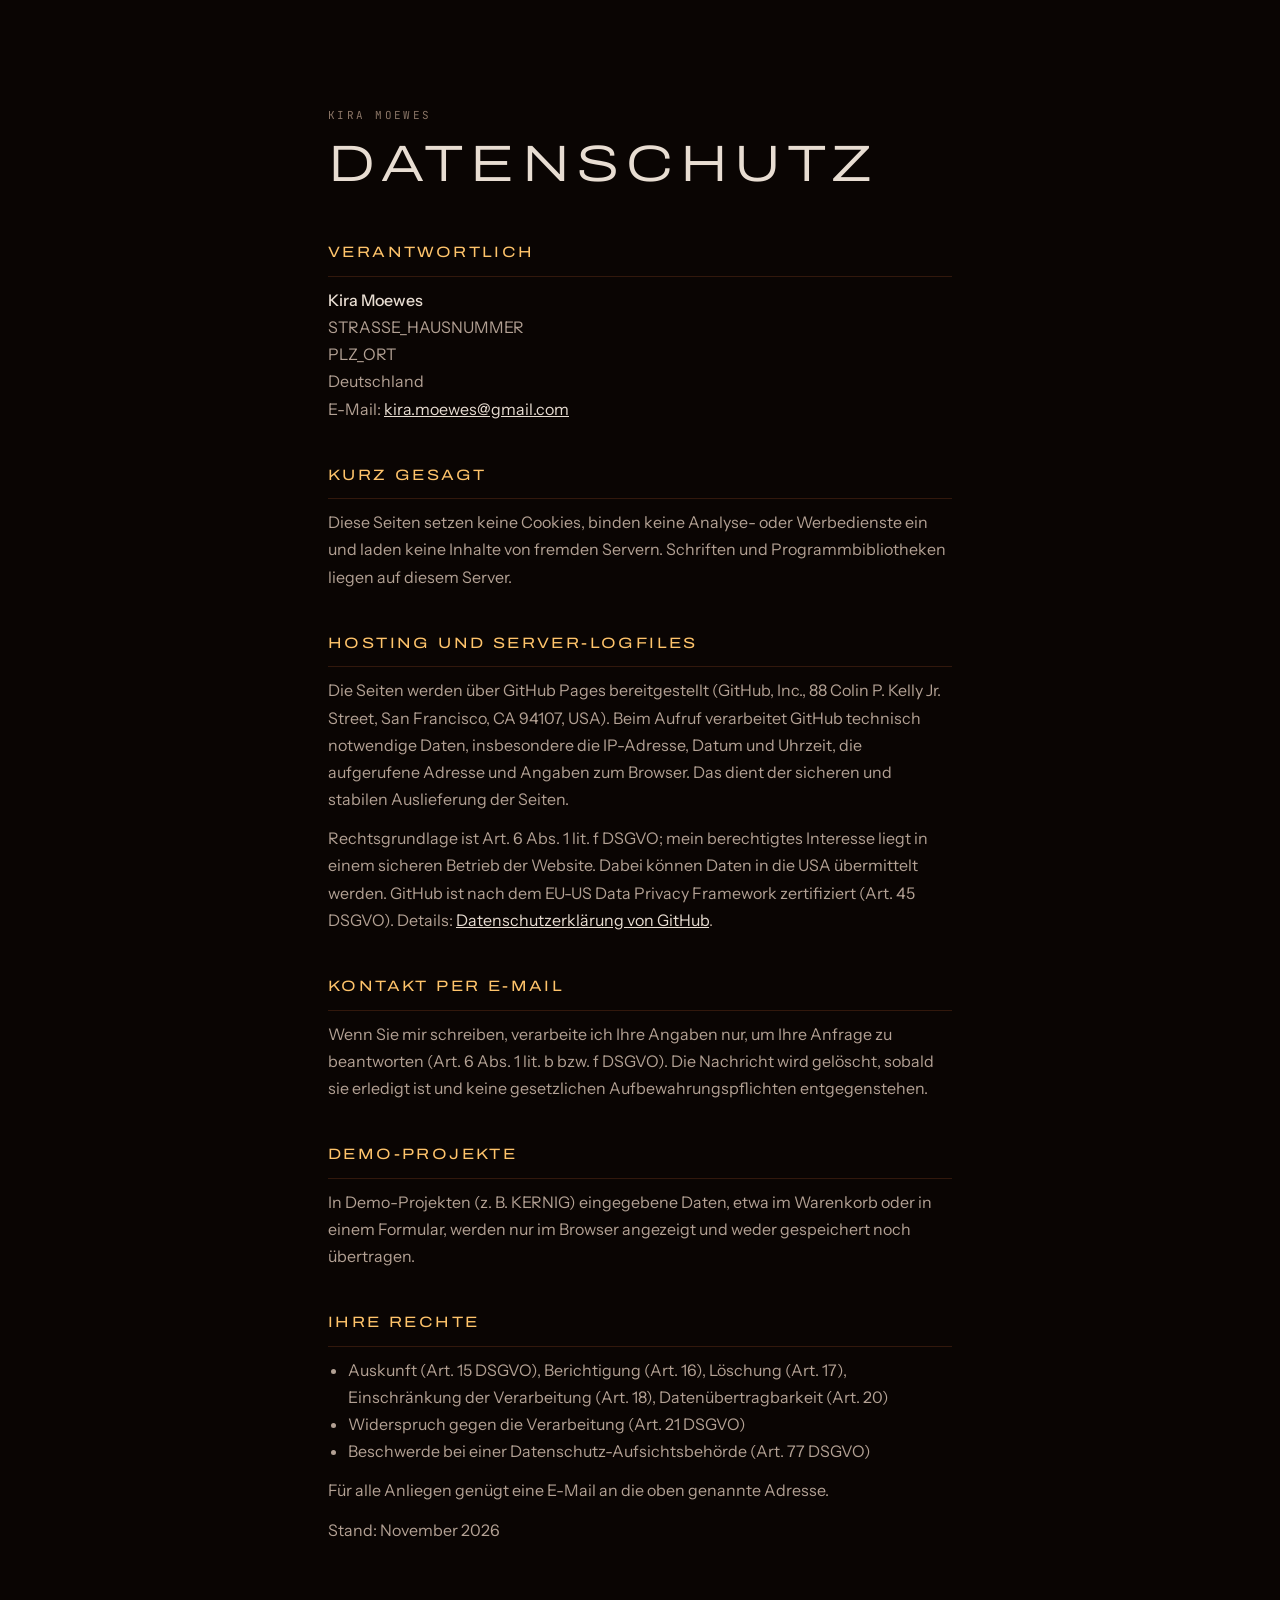
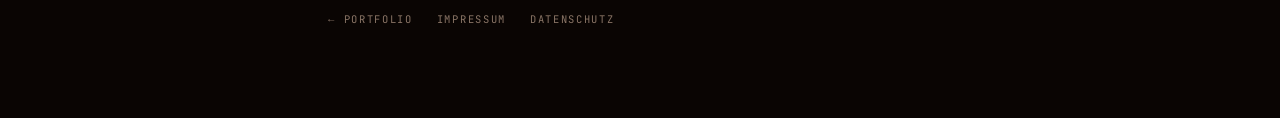
<file: datenschutz/index.html>
<!doctype html>
<html lang="de">
<head>
<meta charset="utf-8">
<meta name="viewport" content="width=device-width,initial-scale=1">
<meta name="robots" content="noindex,nofollow">
<title>Datenschutz — Kira Moewes</title>
<link rel="stylesheet" href="../assets/fonts/schriften.css?v=20261115-1700">
<style>
/* Same palette and type as the portfolio, so the legal pages don't look bolted on. */
:root{--void:#0A0503;--line:#32180C;--gold:#F68A0A;--halo:#FFC46B;--text:#E8DDD2;--muted:#B3A194;--faint:#8A7566;
  --display:'Archivo','Helvetica Neue',system-ui,sans-serif;--body:'Instrument Sans','Segoe UI',system-ui,sans-serif;--mono:'JetBrains Mono','Consolas',ui-monospace,monospace;color-scheme:dark}
*{box-sizing:border-box}
body{margin:0;background:var(--void);color:var(--text);font:16px/1.7 var(--body);-webkit-font-smoothing:antialiased}
main{max-width:720px;margin:0 auto;padding:clamp(56px,12vh,120px) clamp(20px,5vw,48px) 80px}
.eyebrow{font:11px var(--mono);letter-spacing:.22em;text-transform:uppercase;color:var(--faint);margin:0}
h1{font-family:var(--display);font-stretch:125%;font-weight:300;font-size:clamp(1.8rem,6vw,3.2rem);letter-spacing:.12em;text-transform:uppercase;margin:14px 0 48px;line-height:1.1;overflow-wrap:anywhere}
h2{font-family:var(--display);font-stretch:120%;font-weight:400;font-size:15px;letter-spacing:.16em;text-transform:uppercase;color:var(--halo);margin:40px 0 10px;padding-bottom:10px;border-bottom:1px solid var(--line)}
p,li{color:var(--muted)} p{margin:0 0 12px} ul{margin:0 0 12px;padding-left:20px}
b{color:var(--text);font-weight:500}
a{color:var(--text)}a:hover{color:var(--halo)}
a:focus-visible{outline:2px solid var(--gold);outline-offset:3px}
.back{display:inline-flex;gap:24px;flex-wrap:wrap;margin-top:56px;font:10.5px var(--mono);letter-spacing:.16em;text-transform:uppercase}
.back a{text-decoration:none;color:var(--faint)}
</style>
</head>
<body>
<main>
  <p class="eyebrow">Kira Moewes</p>
  <h1>Datenschutz</h1>

  <h2>Verantwortlich</h2>
  <p><b>Kira Moewes</b><br>
  STRASSE_HAUSNUMMER<br>
  PLZ_ORT<br>
  Deutschland<br>
  E-Mail: <a href="mailto:kira.moewes@gmail.com">kira.moewes@gmail.com</a></p>

  <h2>Kurz gesagt</h2>
  <p>Diese Seiten setzen keine Cookies, binden keine Analyse- oder Werbedienste ein und laden keine Inhalte von fremden Servern. Schriften und Programmbibliotheken liegen auf diesem Server.</p>

  <h2>Hosting und Server-Logfiles</h2>
  <p>Die Seiten werden über GitHub Pages bereitgestellt (GitHub, Inc., 88 Colin P. Kelly Jr. Street, San Francisco, CA 94107, USA). Beim Aufruf verarbeitet GitHub technisch notwendige Daten, insbesondere die IP-Adresse, Datum und Uhrzeit, die aufgerufene Adresse und Angaben zum Browser. Das dient der sicheren und stabilen Auslieferung der Seiten.</p>
  <p>Rechtsgrundlage ist Art. 6 Abs. 1 lit. f DSGVO; mein berechtigtes Interesse liegt in einem sicheren Betrieb der Website. Dabei können Daten in die USA übermittelt werden. GitHub ist nach dem EU-US Data Privacy Framework zertifiziert (Art. 45 DSGVO). Details: <a href="https://docs.github.com/de/site-policy/privacy-policies/github-general-privacy-statement" target="_blank" rel="noopener">Datenschutzerklärung von GitHub</a>.</p>

  <h2>Kontakt per E-Mail</h2>
  <p>Wenn Sie mir schreiben, verarbeite ich Ihre Angaben nur, um Ihre Anfrage zu beantworten (Art. 6 Abs. 1 lit. b bzw. f DSGVO). Die Nachricht wird gelöscht, sobald sie erledigt ist und keine gesetzlichen Aufbewahrungspflichten entgegenstehen.</p>

  <h2>Demo-Projekte</h2>
  <p>In Demo-Projekten (z. B. KERNIG) eingegebene Daten, etwa im Warenkorb oder in einem Formular, werden nur im Browser angezeigt und weder gespeichert noch übertragen.</p>

  <h2>Ihre Rechte</h2>
  <ul>
    <li>Auskunft (Art. 15 DSGVO), Berichtigung (Art. 16), Löschung (Art. 17), Einschränkung der Verarbeitung (Art. 18), Datenübertragbarkeit (Art. 20)</li>
    <li>Widerspruch gegen die Verarbeitung (Art. 21 DSGVO)</li>
    <li>Beschwerde bei einer Datenschutz-Aufsichtsbehörde (Art. 77 DSGVO)</li>
  </ul>
  <p>Für alle Anliegen genügt eine E-Mail an die oben genannte Adresse.</p>
  <p>Stand: November 2026</p>

  <p class="back"><a href="../portfolio/">← Portfolio</a><a href="../impressum/">Impressum</a><a href="../datenschutz/">Datenschutz</a></p>
</main>
</body>
</html>
</file>
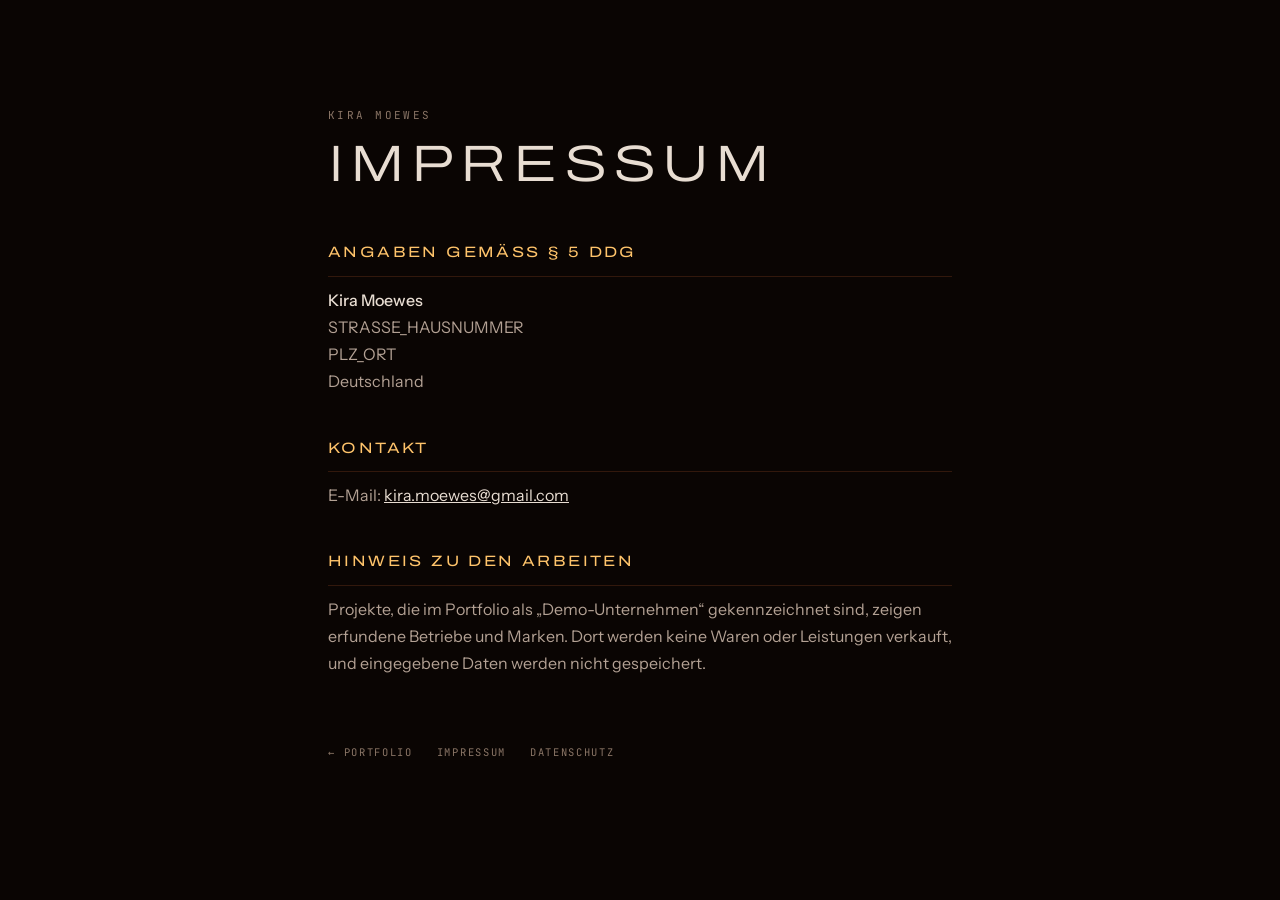
<file: impressum/index.html>
<!doctype html>
<html lang="de">
<head>
<meta charset="utf-8">
<meta name="viewport" content="width=device-width,initial-scale=1">
<meta name="robots" content="noindex,nofollow">
<title>Impressum — Kira Moewes</title>
<link rel="stylesheet" href="../assets/fonts/schriften.css?v=20261115-1700">
<style>
/* Same palette and type as the portfolio, so the legal pages don't look bolted on. */
:root{--void:#0A0503;--line:#32180C;--gold:#F68A0A;--halo:#FFC46B;--text:#E8DDD2;--muted:#B3A194;--faint:#8A7566;
  --display:'Archivo','Helvetica Neue',system-ui,sans-serif;--body:'Instrument Sans','Segoe UI',system-ui,sans-serif;--mono:'JetBrains Mono','Consolas',ui-monospace,monospace;color-scheme:dark}
*{box-sizing:border-box}
body{margin:0;background:var(--void);color:var(--text);font:16px/1.7 var(--body);-webkit-font-smoothing:antialiased}
main{max-width:720px;margin:0 auto;padding:clamp(56px,12vh,120px) clamp(20px,5vw,48px) 80px}
.eyebrow{font:11px var(--mono);letter-spacing:.22em;text-transform:uppercase;color:var(--faint);margin:0}
h1{font-family:var(--display);font-stretch:125%;font-weight:300;font-size:clamp(1.8rem,6vw,3.2rem);letter-spacing:.12em;text-transform:uppercase;margin:14px 0 48px;line-height:1.1;overflow-wrap:anywhere}
h2{font-family:var(--display);font-stretch:120%;font-weight:400;font-size:15px;letter-spacing:.16em;text-transform:uppercase;color:var(--halo);margin:40px 0 10px;padding-bottom:10px;border-bottom:1px solid var(--line)}
p,li{color:var(--muted)} p{margin:0 0 12px} ul{margin:0 0 12px;padding-left:20px}
b{color:var(--text);font-weight:500}
a{color:var(--text)}a:hover{color:var(--halo)}
a:focus-visible{outline:2px solid var(--gold);outline-offset:3px}
.back{display:inline-flex;gap:24px;flex-wrap:wrap;margin-top:56px;font:10.5px var(--mono);letter-spacing:.16em;text-transform:uppercase}
.back a{text-decoration:none;color:var(--faint)}
</style>
</head>
<body>
<main>
  <p class="eyebrow">Kira Moewes</p>
  <h1>Impressum</h1>

  <h2>Angaben gemäß § 5 DDG</h2>
  <p><b>Kira Moewes</b><br>
  STRASSE_HAUSNUMMER<br>
  PLZ_ORT<br>
  Deutschland</p>

  <h2>Kontakt</h2>
  <p>E-Mail: <a href="mailto:kira.moewes@gmail.com">kira.moewes@gmail.com</a></p>

  <h2>Hinweis zu den Arbeiten</h2>
  <p>Projekte, die im Portfolio als „Demo-Unternehmen“ gekennzeichnet sind, zeigen erfundene Betriebe und Marken. Dort werden keine Waren oder Leistungen verkauft, und eingegebene Daten werden nicht gespeichert.</p>

  <p class="back"><a href="../portfolio/">← Portfolio</a><a href="../impressum/">Impressum</a><a href="../datenschutz/">Datenschutz</a></p>
</main>
</body>
</html>
</file>
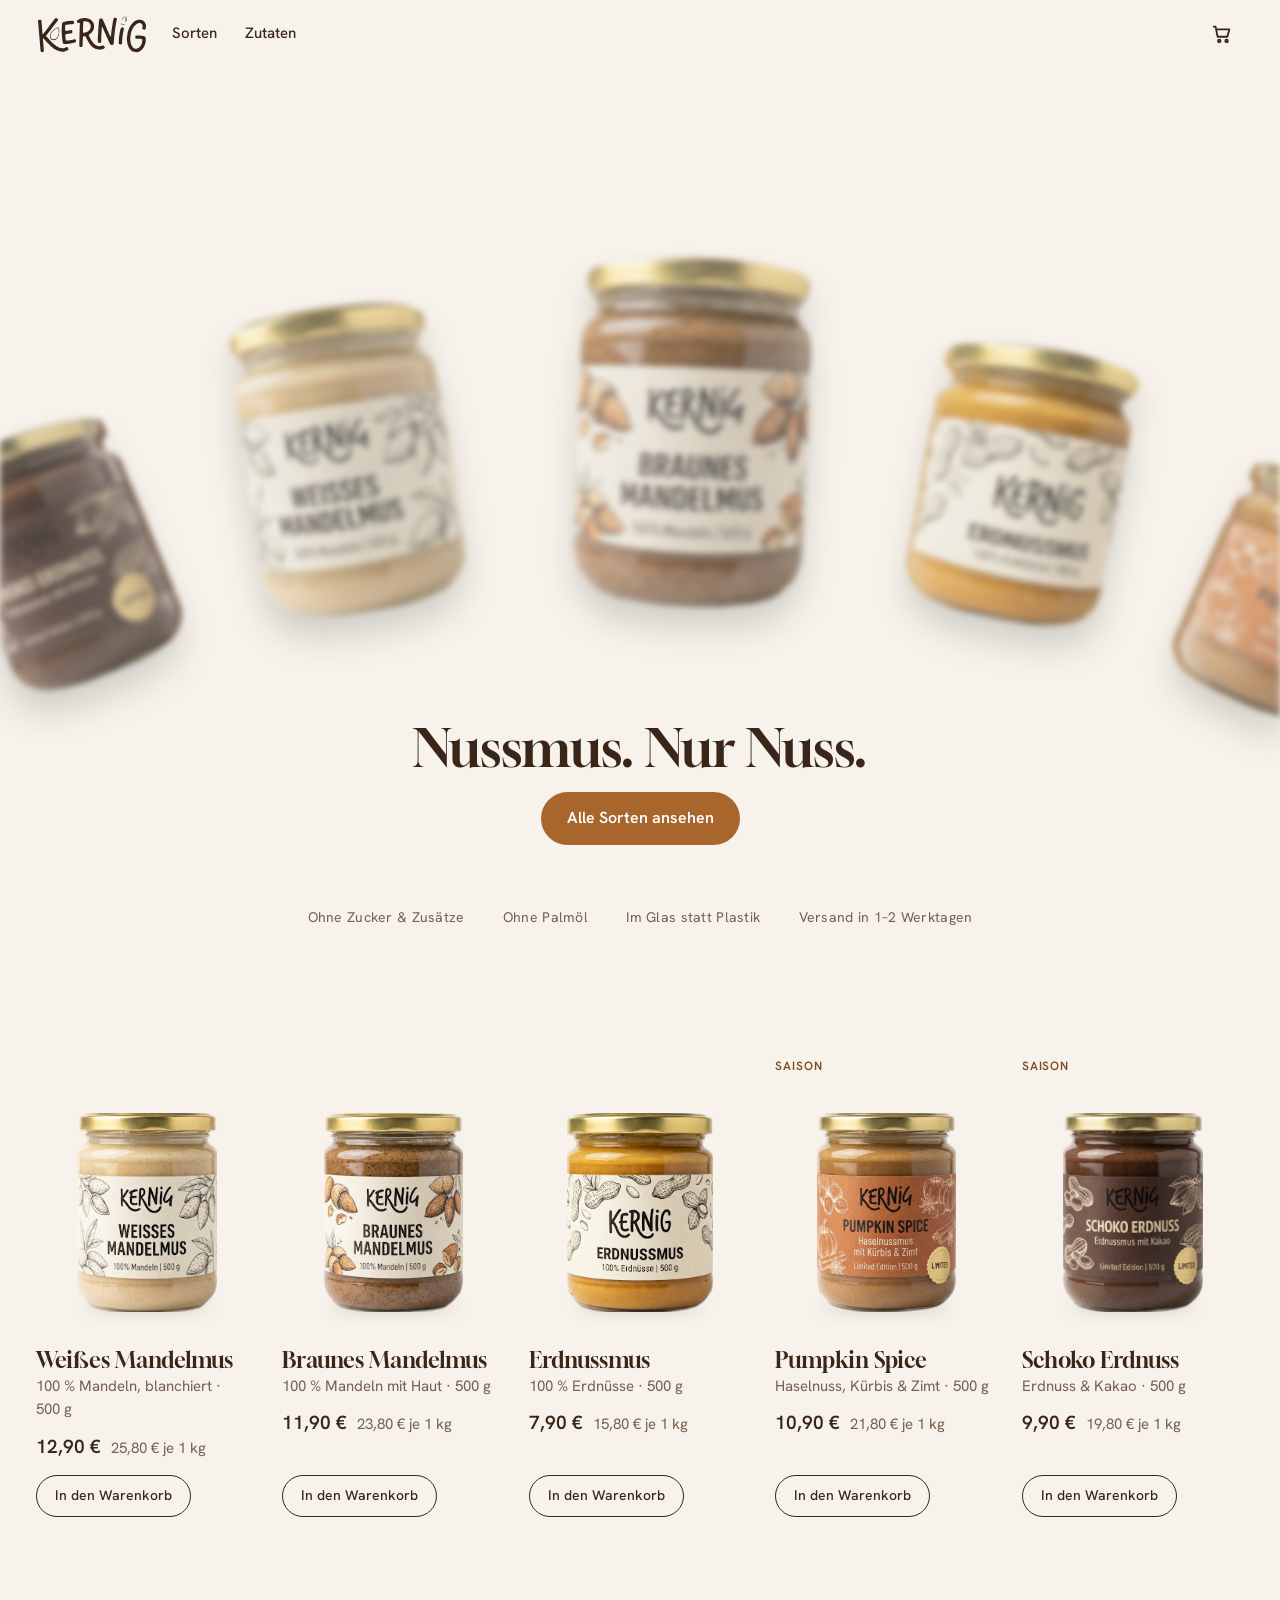
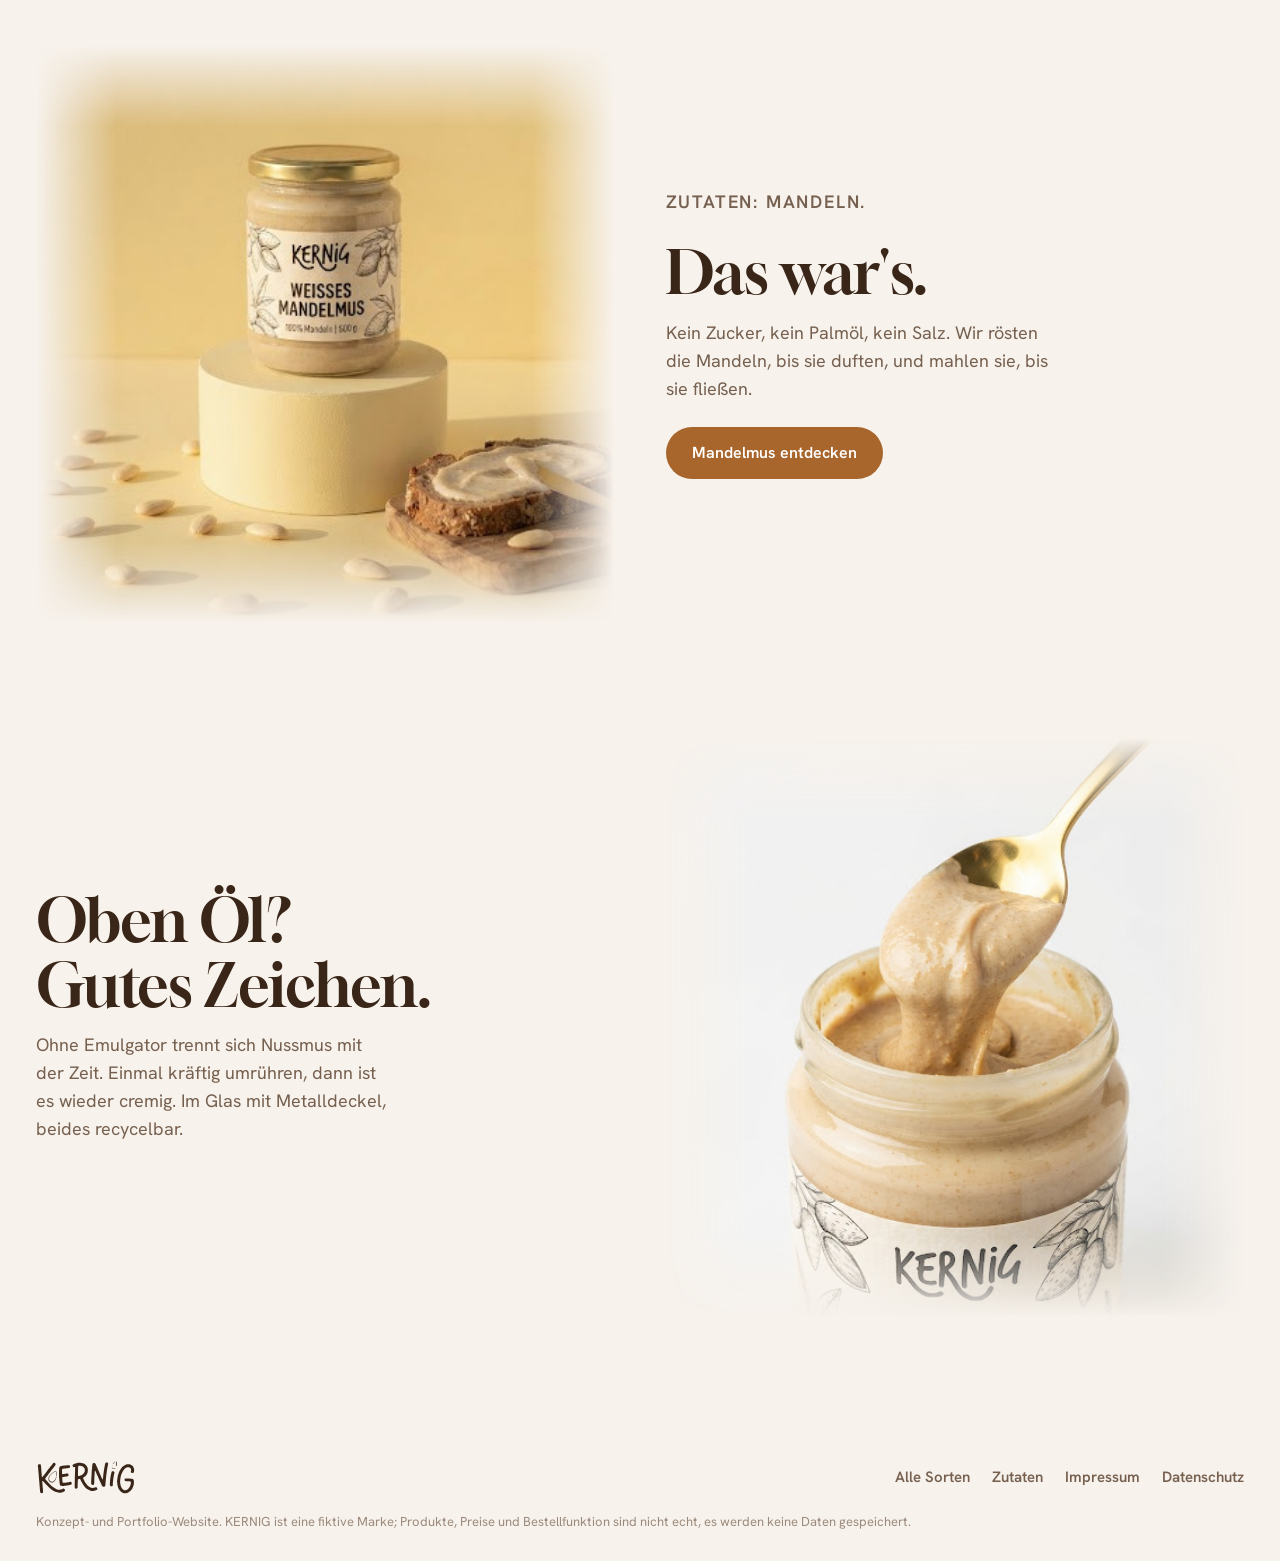
<file: kernig/index.html>
<!doctype html>
<html lang="de">
<head>
<meta name="viewport" content="width=device-width,initial-scale=1,viewport-fit=cover">
<link rel="icon" href="img/logo.svg">
<meta charset="utf-8">
<title>KERNIG Nussmus</title>
<meta name="description" content="KERNIG – Nussmus aus gerösteten Nüssen, sonst nichts. Mandel, Erdnuss und saisonale Sorten im Glas.">
<link rel="stylesheet" href="fonts/fonts.css">
<style>
/* Layout: quiet, single-hue shop — beige page, one brown family for everything, caramel only for actions.
   Products on identical sand tiles; cart button tucked into the tile corner; base price per kg under every price. */
:root{
  --bg:#f7f2ec; --soft:#efe6db; --fg:#3a2618; --muted:#76604f; --line:#e2d6c8;
  --green:#a8652c; --green-ink:#7e4a1f; --forest:#6b4529; --ring:#e4cfb4; --sheet:#fbf8f4; --tile:#ebe0d2;
  --t-yellow:var(--tile); --t-pink:var(--tile); --t-peach:var(--tile); --t-latte:var(--tile); --t-forest:var(--tile);
  --font:"Hanken Grotesk",system-ui,sans-serif; --display:"Gloock",Georgia,serif; --r:14px;
}
@media (prefers-color-scheme:dark){:root:not([data-theme="light"]){--bg:#1c1511;--soft:#261d17;--fg:#f1e7dd;--muted:#b9a797;--line:#3a2d24;--sheet:#231a15;--tile:#2c221b;--green-ink:#d79a63;color-scheme:dark}}
:root[data-theme="dark"]{--bg:#1c1511;--soft:#261d17;--fg:#f1e7dd;--muted:#b9a797;--line:#3a2d24;--sheet:#231a15;--tile:#2c221b;--green-ink:#d79a63;color-scheme:dark}
*{box-sizing:border-box}
html{scroll-behavior:smooth}
body{background:var(--bg);color:var(--fg);font:17px/1.55 var(--font);margin:0}
img{max-width:100%;display:block}
a{color:inherit}
button{font:inherit;color:inherit}
:focus-visible{outline:2px solid var(--green-ink);outline-offset:3px}
.wrap{max-width:1240px;margin:0 auto;padding-left:max(16px,env(safe-area-inset-left,0px));padding-right:max(16px,env(safe-area-inset-right,0px))}
h1,h2,h3{margin:0;font-family:var(--display);font-weight:400!important;line-height:1.1;text-wrap:balance}
h2{font-size:clamp(28px,3.4vw,42px);letter-spacing:-.01em}
p{text-wrap:pretty}
.vh{position:absolute;width:1px;height:1px;overflow:hidden;clip:rect(0 0 0 0)}
.btn{font-weight:600;font-size:16px;border:0;border-radius:99px;padding:14px 26px;cursor:pointer;background:var(--green);color:#fff;transition:background .2s,transform .2s}
.btn:hover{background:var(--green-ink)}
.btn:active{transform:scale(.97)}
svg.i{width:22px;height:22px;fill:none;stroke:currentColor;stroke-width:2;stroke-linecap:round;stroke-linejoin:round}

/* z-scale: hero canvas 2 · hero copy 3 · header 30 · cart 44–45 · sheet 50 */
header{position:sticky;top:env(safe-area-inset-top,0px);z-index:30;background:color-mix(in srgb,var(--bg) 92%,transparent);backdrop-filter:blur(10px)}
body::before{content:"";position:fixed;inset:0 0 auto;height:env(safe-area-inset-top,0px);z-index:31;background:var(--bg)}
.head{display:flex;align-items:center;gap:24px;height:68px}
.logo{display:block;width:112px;aspect-ratio:911/315;background:var(--logo,var(--fg));-webkit-mask:url(img/logo.svg) center/contain no-repeat;mask:url(img/logo.svg) center/contain no-repeat} /* vector logo, coloured by token */
.head nav{display:flex;gap:28px;font-weight:500;font-size:15px;margin-right:auto}
.head nav a{text-decoration:none}.head nav a:hover{color:var(--green-ink)}
.icon-btn{position:relative;width:44px;height:44px;border-radius:50%;border:0;background:transparent;display:grid;place-items:center;cursor:pointer}
.icon-btn:hover{background:var(--soft)}
#count{position:absolute;top:4px;right:2px;min-width:18px;height:18px;padding:0 5px;border-radius:99px;background:var(--green);color:#fff;font-size:11px;font-weight:800;display:grid;place-items:center}
#count:empty{display:none}
#count.bump{animation:bump .4s cubic-bezier(.22,1,.36,1)}
@keyframes bump{40%{transform:scale(1.4)}}

/* hero */
#hero{position:relative;height:calc(100svh - 69px);min-height:540px;overflow:hidden}
#spin{transform-box:view-box;transform-origin:500px 640px;animation:spin 60s linear infinite}
@keyframes spin{to{transform:rotate(-360deg)}}
#gl{position:absolute;inset:0;width:100%;height:100%;z-index:2;touch-action:pan-y;filter:drop-shadow(0 22px 16px rgba(40,22,10,.22))}
#gl.hover{cursor:pointer}
.hero-copy{position:absolute;left:0;right:0;bottom:calc(env(safe-area-inset-bottom,0px) + clamp(28px,6vh,64px));z-index:3;text-align:center;color:var(--fg);padding-inline:16px}
.hero-copy h1{font-size:clamp(34px,4vw,56px)}
.hero-copy a{display:inline-block;margin-top:16px;text-decoration:none}


/* usp row */
.usps{display:flex;justify-content:center;gap:clamp(14px,3vw,40px);flex-wrap:wrap;padding-block:8px 0;font-size:14px;color:var(--muted);letter-spacing:.02em}
.usps svg{display:none}

/* shop */
#sortiment{padding-block:clamp(72px,10vw,136px)}
.grid{display:grid;grid-template-columns:repeat(auto-fill,minmax(200px,1fr));gap:clamp(16px,2.4vw,28px) clamp(14px,2vw,24px)}
.card{display:flex;flex-direction:column}
.card[hidden]{display:none}
.media{position:relative;aspect-ratio:4/5;cursor:pointer;margin-bottom:12px} /* no tile: the jar stands on the page */
.media .stage{position:absolute;inset:0;display:grid;place-items:end center;padding-bottom:10%}
.media .stage::after{content:"";position:absolute;left:22%;right:22%;bottom:8.5%;height:4%;border-radius:50%;background:rgba(60,35,15,.2);filter:blur(8px)} /* floor shadow */
.media img{position:relative;z-index:1;width:auto;height:auto;max-height:78%;max-width:80%;min-height:0;transition:transform .45s cubic-bezier(.22,1,.36,1)}
.card:hover .media img{transform:translateY(-8px) rotate(-2deg)}
.card .price{margin-bottom:14px}
.cart{margin-top:auto;align-self:flex-start;border:1px solid var(--fg);background:transparent;color:var(--fg);border-radius:99px;padding:9px 18px;font-size:14px;font-weight:500;cursor:pointer;transition:background .2s,color .2s}
.cart:hover{background:var(--fg);color:var(--bg)}.cart:active{transform:scale(.94)}
.badge{position:absolute;top:0;left:0;z-index:2;color:var(--green-ink);font-size:12px;font-weight:600;letter-spacing:.08em;text-transform:uppercase}
.card h3{font-size:22px;line-height:1.2;padding-right:8px;cursor:pointer}
.card .sub{margin:2px 0 0;color:var(--muted);font-size:15px}
.price{margin:10px 0 0;display:flex;gap:10px;align-items:baseline;flex-wrap:wrap;font-variant-numeric:tabular-nums}
.price b{font-size:19px;font-weight:600}
.price span{color:var(--muted);font-size:15px}

/* banners: one photo + one idea each, photo bleeds into a background sampled from it */
.banner{display:grid;grid-template-columns:1fr 1fr;align-items:center;gap:clamp(24px,4vw,64px);margin-bottom:clamp(64px,9vw,128px)}
.banner img{width:100%;aspect-ratio:1;object-fit:cover;--fx:linear-gradient(90deg,transparent,#000 14%,#000 86%,transparent);--fy:linear-gradient(180deg,transparent,#000 14%,#000 86%,transparent);
  -webkit-mask:var(--fx),var(--fy);-webkit-mask-composite:source-in;mask:var(--fx),var(--fy);mask-composite:intersect} /* soft feathered edges: photo dissolves into the page */
.banner .txt{padding-block:16px}
.banner h2{font-size:clamp(36px,4.6vw,64px);margin-bottom:14px}
.banner p{margin:0 0 24px;max-width:40ch;font-size:18px;color:var(--muted)}
.banner .btn{display:inline-block;text-decoration:none}

.b-grey img{order:2}
.ingr{font-size:13px;font-weight:600;letter-spacing:.1em;text-transform:uppercase;margin:0 0 12px;color:var(--green-ink)}


footer{color:var(--muted);padding-block:28px calc(env(safe-area-inset-bottom,0px) + 28px)}
.foot{display:flex;justify-content:space-between;align-items:center;gap:20px;flex-wrap:wrap;font-size:15px}
.foot .logo{width:100px}
.foot nav{display:flex;gap:22px;flex-wrap:wrap;font-weight:600}
.foot a{text-decoration:none}.foot a:hover{color:var(--ring)}
.concept{margin:18px 0 0;font-size:13px;opacity:.7}

/* cart drawer + sheet */
#scrim{position:fixed;inset:0;z-index:44;background:rgba(15,20,15,.4);opacity:0;visibility:hidden;transition:opacity .3s,visibility 0s .3s}
#scrim.open{opacity:1;visibility:visible;transition:opacity .3s}
#cartPanel{position:fixed;top:0;right:0;bottom:0;z-index:45;width:min(420px,100%);background:var(--sheet);display:flex;flex-direction:column;
  padding:calc(env(safe-area-inset-top,0px) + 20px) max(20px,env(safe-area-inset-right,0px)) calc(env(safe-area-inset-bottom,0px) + 20px) 20px;
  transform:translateX(105%);visibility:hidden;transition:transform .45s cubic-bezier(.22,1,.36,1),visibility 0s .45s;box-shadow:-12px 0 40px rgba(0,0,0,.15)}
#cartPanel.open{transform:none;visibility:visible;transition:transform .45s cubic-bezier(.22,1,.36,1)}
.cp-head{display:flex;justify-content:space-between;align-items:center;padding-bottom:16px;border-bottom:1px solid var(--line)}
.cp-head h2{font-size:24px}
.x{width:44px;height:44px;border:0;background:transparent;border-radius:50%;cursor:pointer;font-size:26px;line-height:1}
.x:hover{background:var(--soft)}
#cartList{list-style:none;margin:0;padding:8px 0;overflow-y:auto;flex:1}
#cartList li{display:grid;grid-template-columns:64px 1fr auto;gap:14px;align-items:center;padding:14px 0;border-bottom:1px solid var(--line)}
#cartList .th{width:64px;aspect-ratio:5/7;border-radius:12px;background:var(--tint);display:grid;place-items:center}
#cartList .th img{height:62%;width:auto}
#cartList b{display:block;font-size:16px}
#cartList small{color:var(--muted);font-size:14px}
.qty{display:flex;align-items:center;gap:4px;margin-top:6px}
.qty button{width:32px;height:32px;border-radius:50%;border:1.5px solid var(--line);background:var(--bg);cursor:pointer;font-weight:700}
.qty span{min-width:22px;text-align:center;font-weight:600;font-variant-numeric:tabular-nums}
.line{font-weight:700;font-variant-numeric:tabular-nums}
.empty{color:var(--muted);text-align:center;padding:48px 0}
.cp-foot{border-top:1px solid var(--line);padding-top:16px;display:grid;gap:12px}
.cp-foot .sum{display:flex;justify-content:space-between;font-size:20px;font-weight:700;font-variant-numeric:tabular-nums}
.cp-foot small{color:var(--muted)}
#checkoutMsg{margin:0;font-size:14px;color:var(--green-ink);min-height:1.4em}
#detail{position:fixed;inset:auto 0 0;z-index:50;background:var(--sheet);border-radius:24px 24px 0 0;
  padding-block:28px calc(env(safe-area-inset-bottom,0px) + 28px);padding-left:max(16px,env(safe-area-inset-left,0px));padding-right:max(16px,env(safe-area-inset-right,0px));
  transform:translateY(105%);transition:transform .5s cubic-bezier(.22,1,.36,1),visibility 0s .5s;visibility:hidden;box-shadow:0 -12px 40px rgba(0,0,0,.18)}
#detail.open{transform:none;visibility:visible;transition:transform .5s cubic-bezier(.22,1,.36,1)}
#detail>div{max-width:640px;margin:0 auto;display:grid;grid-template-columns:140px 1fr;gap:28px;align-items:center}
#detail .pic{background:var(--tint);border-radius:18px;aspect-ratio:5/7;display:grid;place-items:center}
#detail .pic img{height:62%;width:auto}
#detail h2{font-size:28px;margin:0 0 4px}
#detail p{color:var(--muted);margin:0 0 14px}
#detail .row{display:flex;gap:8px;align-items:center;flex-wrap:wrap}
#detail .row .price{margin:0 auto 0 0}
#close{background:none;border:0;font-weight:600;font-size:15px;cursor:pointer;padding:14px}

@media (max-width:900px){.head nav{display:none}.head>a:first-child{margin-right:auto}.banner{grid-template-columns:1fr}.b-grey img{order:0}}
@media (max-width:560px){
  .grid{grid-template-columns:1fr 1fr;gap:20px 12px}
  .card h3{font-size:16px}.price b{font-size:18px}.price span,.card .sub{font-size:13px}
  #detail>div{grid-template-columns:90px 1fr;gap:18px}
  }
@media (prefers-reduced-motion:reduce){#spin{animation:none}html{scroll-behavior:auto}*{transition-duration:0s!important;animation-duration:0s!important}}
</style>

<svg width="0" height="0" style="position:absolute" aria-hidden="true">
  <symbol id="i-cart" viewBox="0 0 24 24"><path d="M3 4h2l2.2 11h10.6L20 7H6.2"/><circle cx="9" cy="19.5" r="1.4"/><circle cx="17" cy="19.5" r="1.4"/></symbol>
  <symbol id="i-heart" viewBox="0 0 24 24"><path d="M12 20s-7-4.4-8.6-8.6C2.2 8.2 4.2 5 7.4 5c2 0 3.4 1.1 4.6 2.6C13.2 6.1 14.6 5 16.6 5c3.2 0 5.2 3.2 4 6.4C19 15.6 12 20 12 20z"/></symbol>
  <symbol id="i-leaf" viewBox="0 0 24 24"><path d="M5 19c0-8 5-13 14-14 0 9-5 14-13 14"/><path d="M5 19l7-7"/></symbol>
  <symbol id="i-drop" viewBox="0 0 24 24"><path d="M12 3s6 6.5 6 11a6 6 0 0 1-12 0c0-4.5 6-11 6-11z"/><path d="M4 4l16 16"/></symbol>
  <symbol id="i-jar" viewBox="0 0 24 24"><rect x="6" y="3" width="12" height="4" rx="1"/><path d="M7 7h10v12a2 2 0 0 1-2 2H9a2 2 0 0 1-2-2z"/><path d="M7 12h10"/></symbol>
  <symbol id="i-truck" viewBox="0 0 24 24"><path d="M3 6h11v10H3zM14 10h4l3 3v3h-7"/><circle cx="7" cy="18" r="1.6"/><circle cx="17" cy="18" r="1.6"/></symbol>
</svg>

<header>
  <div class="wrap head">
    <a href="#hero" aria-label="KERNIG, zum Anfang"><span class="logo" role="img" aria-label="KERNIG"></span></a>
    <nav aria-label="Hauptmenü"><a href="#sortiment">Sorten</a><a href="#geschichte">Zutaten</a></nav>
        <button class="icon-btn" aria-label="Warenkorb, 0 Artikel" id="cartBtn"><svg class="i"><use href="#i-cart"/></svg><span id="count"></span></button>
  </div>
</header>

<main>
<section id="hero" aria-label="Unsere Sorten">
  <canvas id="gl" aria-hidden="true"></canvas>
  <div class="hero-copy"><h1>Nussmus. Nur Nuss.</h1><a class="btn" href="#sortiment">Alle Sorten ansehen</a></div>
</section>

<div class="wrap usps" role="list">
  <span role="listitem"><svg class="i"><use href="#i-leaf"/></svg>Ohne Zucker &amp; Zusätze</span>
  <span role="listitem"><svg class="i"><use href="#i-drop"/></svg>Ohne Palmöl</span>
  <span role="listitem"><svg class="i"><use href="#i-jar"/></svg>Im Glas statt Plastik</span>
  <span role="listitem"><svg class="i"><use href="#i-truck"/></svg>Versand in 1–2 Werktagen</span>
</div>

<section id="sortiment" class="wrap" aria-label="Unsere Sorten">
<div class="grid" id="grid"></div>
</section>

<section id="geschichte" class="wrap" aria-label="Was drin ist">
  <div class="banner b-yellow">
    <img src="img/mood-soft.jpg" alt="Weißes Mandelmus auf einem gelben Sockel, daneben Vollkornbrot mit Mandelmus und lose Mandeln" loading="lazy">
    <div class="txt">
      <p class="ingr">Zutaten: Mandeln.</p>
      <h2>Das war's.</h2>
      <p>Kein Zucker, kein Palmöl, kein Salz. Wir rösten die Mandeln, bis sie duften, und mahlen sie, bis sie fließen.</p>
      <a class="btn" href="#sortiment">Mandelmus entdecken</a>
    </div>
  </div>
  <div class="banner b-grey">
    <img src="img/loeffel.jpg" alt="Ein goldener Löffel zieht dickes, cremiges Mandelmus aus dem offenen Glas" loading="lazy">
    <div class="txt">
      <h2>Oben Öl? Gutes Zeichen.</h2>
      <p>Ohne Emulgator trennt sich Nussmus mit der Zeit. Einmal kräftig umrühren, dann ist es wieder cremig. Im Glas mit Metalldeckel, beides recycelbar.</p>
    </div>
  </div>
</section>

</main>

<footer>
  <div class="wrap">
    <div class="foot">
      <span class="logo" role="img" aria-label="KERNIG"></span>
      <nav aria-label="Fußzeile"><a href="#sortiment">Alle Sorten</a><a href="#geschichte">Zutaten</a><a href="../impressum/">Impressum</a><a href="../datenschutz/">Datenschutz</a></nav>
    </div>
    <p class="concept">Konzept- und Portfolio-Website. KERNIG ist eine fiktive Marke; Produkte, Preise und Bestellfunktion sind nicht echt, es werden keine Daten gespeichert.</p>
  </div>
</footer>

<div id="scrim"></div>
<aside id="cartPanel" aria-label="Warenkorb" aria-hidden="true">
  <div class="cp-head"><h2>Warenkorb</h2><button class="x" id="cartClose" aria-label="Warenkorb schließen">×</button></div>
  <ul id="cartList"></ul>
  <div class="cp-foot">
    <div class="sum"><span>Summe</span><span id="cartSum">0,00 €</span></div>
    <small>inkl. MwSt., zzgl. Versand</small>
    <button class="btn" id="checkout">Zur Kasse</button>
    <p id="checkoutMsg" role="status"></p>
  </div>
</aside>
<aside id="detail" aria-label="Produktdetails"><div>
  <div class="pic" id="dPic"><img id="dImg" src="img/weiss.png" alt=""></div>
  <div><h2 id="dName"></h2><p id="dText"></p>
  <div class="row"><p class="price" id="dPrice"></p><button id="close">Schließen</button><button id="buy" class="btn">In den Warenkorb</button></div></div>
</div></aside>

<script type="importmap">{"imports":{"three":"./js/three.module.js"}}</script>
<script type="module">
const P=[ // img, name, sub, price €, text, kind, seasonal, tint
 ["weiss","Weißes Mandelmus","100 % Mandeln, blanchiert",12.9,"Blanchierte Mandeln, langsam gemahlen. Mild, cremig, ideal für Porridge und Dressings.","mandel",0,"var(--t-yellow)"],
 ["braun","Braunes Mandelmus","100 % Mandeln mit Haut",11.9,"Ganze Mandeln mit Haut, kräftig geröstet. Nussig, leicht herb, perfekt aufs Brot.","mandel",0,"var(--t-latte)"],
 ["erdnuss","Erdnussmus","100 % Erdnüsse",7.9,"Geröstete Erdnüsse, sonst nichts. Kein Palmöl, kein Zucker, kein Salz.","erdnuss",0,"var(--t-pink)"],
 ["pumpkin","Pumpkin Spice","Haselnuss, Kürbis & Zimt",10.9,"Haselnussmus mit Kürbis, Zimt und Sternanis. Schmeckt nach Herbst auf dem Löffel.","saison",1,"var(--t-peach)"],
 ["schoko","Schoko Erdnuss","Erdnuss & Kakao",9.9,"Erdnussmus mit Kakao. Für alle, die zwischen Erdnuss und Schokolade nicht wählen wollen.","erdnuss",1,"var(--t-forest)"],
];
const eur=n=>n.toFixed(2).replace('.',',')+' €';
const priceHTML=p=>`<b>${eur(p[3])}</b><span>${eur(p[3]*2)} je 1 kg</span>`; // 500 g jar → base price per kg
// --- shop ---
const grid=document.getElementById('grid'),countEl=document.getElementById('count'),cartBtn=document.getElementById('cartBtn'),cartPanel=document.getElementById('cartPanel'),scrim=document.getElementById('scrim');
const cart=new Map(); // product index -> quantity
function renderCart(){let n=0,sum=0;cartList.innerHTML='';
  cart.forEach((q,k)=>{const p=P[k];n+=q;sum+=q*p[3];const li=document.createElement('li');
    li.innerHTML=`<div class="th" style="--tint:${p[7]}"><img src="img/${p[0]}.png" alt=""></div><div><b>${p[1]}</b><small>500 g · ${eur(p[3])}</small>
      <div class="qty"><button aria-label="eins weniger">−</button><span>${q}</span><button aria-label="eins mehr">+</button></div></div><span class="line">${eur(q*p[3])}</span>`;
    const [minus,plus]=li.querySelectorAll('.qty button');
    minus.onclick=()=>{q>1?cart.set(k,q-1):cart.delete(k);renderCart()};plus.onclick=()=>{cart.set(k,q+1);renderCart()};
    cartList.appendChild(li)});
  if(!n)cartList.innerHTML='<li class="empty">Dein Warenkorb ist noch leer.</li>';
  cartSum.textContent=eur(sum);countEl.textContent=n||'';cartBtn.setAttribute('aria-label',`Warenkorb, ${n} Artikel`);checkout.disabled=!n}
function openCart(){renderCart();checkoutMsg.textContent='';cartPanel.classList.add('open');scrim.classList.add('open');cartPanel.setAttribute('aria-hidden','false');cartClose.focus({preventScroll:true})}
function closeCart(){cartPanel.classList.remove('open');scrim.classList.remove('open');cartPanel.setAttribute('aria-hidden','true')}
function addToCart(k){cart.set(k,(cart.get(k)||0)+1);countEl.classList.remove('bump');void countEl.offsetWidth;countEl.classList.add('bump');openCart()}
cartBtn.onclick=openCart;cartClose.onclick=closeCart;scrim.onclick=()=>{closeP();closeCart()}; // click outside closes product sheet and cart
checkout.onclick=()=>{checkoutMsg.textContent='Demo-Shop: Hier gibt es keine echte Bestellung.'};
const cards=P.map((p,k)=>{const c=document.createElement('article');c.className='card';c.dataset.k=k;
  c.innerHTML=`<div class="media" style="--tint:${p[7]}"><div class="stage"><img src="img/${p[0]}.png" alt="${p[1]}" loading="lazy"></div>
    ${p[6]?'<span class="badge">Saison</span>':''}
    </div>
    <h3>${p[1]}</h3><p class="sub">${p[2]} · 500 g</p><p class="price">${priceHTML(p)}</p><button class="cart" aria-label="${p[1]} in den Warenkorb">In den Warenkorb</button>`;
  c.querySelector('.stage').onclick=c.querySelector('h3').onclick=()=>openP(k);
  c.querySelector('.cart').onclick=()=>addToCart(k);
  grid.appendChild(c);return c});
const det=document.getElementById('detail');let onOpen=()=>{},lastFocus=null,current=0;
function openP(k){current=k%P.length;const p=P[current];dImg.src=`img/${p[0]}.png`;dImg.alt=p[1];dPic.style.setProperty('--tint',p[7]);
  dName.textContent=`${p[1]} | 500 g`;dText.textContent=p[4];dPrice.innerHTML=priceHTML(p);
  lastFocus=document.activeElement;det.classList.add('open');scrim.classList.add('open');buy.focus({preventScroll:true});onOpen(current)}
const closeP=()=>{if(!det.classList.contains('open'))return;det.classList.remove('open');if(!cartPanel.classList.contains('open'))scrim.classList.remove('open');lastFocus?.focus?.({preventScroll:true})};
close.onclick=closeP;addEventListener('keydown',e=>{if(e.key==='Escape'){closeP();closeCart()}});
buy.onclick=()=>{addToCart(current);closeP()};

// --- 3D hero ---
const THREE=await import('three');
const N=P.length*2; // list repeated so the arc never runs empty
const hero=document.getElementById('hero'),canvas=document.getElementById('gl');
const renderer=new THREE.WebGLRenderer({canvas,alpha:true,antialias:true});
renderer.setPixelRatio(Math.min(devicePixelRatio,2));renderer.outputColorSpace=THREE.SRGBColorSpace;
const scene=new THREE.Scene(),camera=new THREE.PerspectiveCamera(30,1,10,20000);
const meta=await (await fetch('img/meta.json')).json(),loader=new THREE.TextureLoader(),maxAniso=renderer.capabilities.getMaxAnisotropy();
const texCache={}; // one texture per flavour, shared by both copies on the wheel
function buildJar(key){ // whole jar = the photo wrapped on its own silhouette: real lid, real glass, geometric (clean) edges
  const m=meta[key],pts=m.profile.map(([r,y])=>new THREE.Vector2(r,y));pts.unshift(new THREE.Vector2(0,0));
  const top=pts[pts.length-1].y;pts.push(new THREE.Vector2(0,top));
  const geo=new THREE.LatheGeometry(pts,160,Math.PI),p=geo.attributes.position,uv=geo.attributes.uv;
  for(let i=0;i<uv.count;i++)uv.setY(i,Math.min(p.getY(i)/top,.999)); // v by height, not by point index
  const mat=new THREE.MeshBasicMaterial({transparent:true,opacity:0}); // invisible until its photo has loaded (no black jars), then fades in
  (texCache[key]??=new Promise(r=>loader.load(`img/${key}-wrap.jpg`,t=>{t.colorSpace=THREE.SRGBColorSpace;t.anisotropy=maxAniso;r(t)})))
    .then(t=>{mat.map=t;mat.needsUpdate=true;mat.userData.ready=true});
  const mesh=new THREE.Mesh(geo,mat);mesh.position.y=-top/2;
  const g=new THREE.Group();g.add(mesh);return g}
const jars=[...Array(N)].map((_,k)=>{const g=buildJar(P[k%P.length][0]);g.userData={k,hover:0,tilt:(k*37%13-6)/90};scene.add(g);return g});

let W,H,R,cy,jw,STEP,pos=0,target=0,vel=0,hovered=null,running=true;
function layout(){W=hero.clientWidth;H=hero.clientHeight;renderer.setSize(W,H,false);
  camera.aspect=W/H;camera.position.z=(H/2)/Math.tan(THREE.MathUtils.degToRad(15));camera.updateProjectionMatrix(); // 1 world unit = 1 css px at z=0
  jw=Math.max(130,Math.min(W*.2,H*.29));R=Math.max(W*1.3,H*1.6);cy=H*.44+R;
  STEP=Math.asin(Math.min(jw*1.5/R,.9)); // ≥1.5 jar-widths apart so neighbours never touch, even tilted
}
const wrap=a=>{a=((a%N)+N)%N;return a>N/2?a-N:a};
function frame(){
  if(!running)return;
  if(!dragging)target+=.004; // idle drift
  const prev=pos;pos+=(target-pos)*.06;vel=pos-prev;
  canvas.style.filter='drop-shadow(0 22px 16px rgba(20,30,20,.22))'+(Math.abs(vel)>.008?` blur(${Math.min(Math.abs(vel)*40,3)}px)`:'');
  jars.forEach(g=>{const a=wrap(g.userData.k-pos),ang=a*STEP,u=g.userData;
    u.hover+=((g===hovered?1:0)-u.hover)*.15;
    g.position.set(R*Math.sin(ang),H/2-cy+R*Math.cos(ang)+u.hover*10,-Math.abs(a)*120);
    g.scale.setScalar(jw*(1-Math.min(Math.abs(a)*.1,.35))*(1+u.hover*.05));
    g.rotation.set(0,0,-ang+u.tilt*Math.min(Math.abs(a),1)); // radial tilt only: bottoms point at the wheel hub, so they don't converge and overlap
    const m=g.children[0].material;if(m.userData.ready&&m.transparent){m.opacity=Math.min(1,m.opacity+.05);if(m.opacity===1){m.transparent=false;m.needsUpdate=true}}
    g.visible=Math.abs(a)<3.2});
  renderer.render(scene,camera);requestAnimationFrame(frame)}
new IntersectionObserver(([e])=>{const was=running;running=e.isIntersecting;if(running&&!was)requestAnimationFrame(frame)}).observe(hero); // pause 3D when scrolled away

const ray=new THREE.Raycaster(),ndc=new THREE.Vector2();
function hit(e){const r=canvas.getBoundingClientRect();ndc.set((e.clientX-r.left)/W*2-1,-(e.clientY-r.top)/H*2+1);ray.setFromCamera(ndc,camera);
  const h=ray.intersectObjects(jars.filter(g=>g.visible),true)[0];let o=h&&h.object;while(o&&!jars.includes(o))o=o.parent;return o||null}
let lastY=scrollY;
addEventListener('scroll',()=>{if(scrollY<H)target+=(scrollY-lastY)*.004;lastY=scrollY},{passive:true}); // scrolling turns the carousel
let dragging=false,lastX=0,downX=0,downY=0;
canvas.addEventListener('pointerdown',e=>{dragging=true;lastX=downX=e.clientX;downY=e.clientY});
addEventListener('pointerup',e=>{if(!dragging)return;dragging=false;
  if(Math.hypot(e.clientX-downX,e.clientY-downY)<6){const g=hit(e);if(g)openP(g.userData.k)} // a tap, not a drag
  else target=Math.round(target)});
addEventListener('pointercancel',()=>dragging=false);
canvas.addEventListener('pointermove',e=>{hovered=e.pointerType==='mouse'?hit(e):null;canvas.classList.toggle('hover',!!hovered);
  if(dragging){target-=(e.clientX-lastX)*.006;lastX=e.clientX}});
canvas.addEventListener('pointerleave',()=>{hovered=null;canvas.classList.remove('hover')});
onOpen=k=>{if(scrollY<H)target+=wrap(k-target)};
addEventListener('resize',layout);layout();requestAnimationFrame(frame);
</script>

</html>
</file>
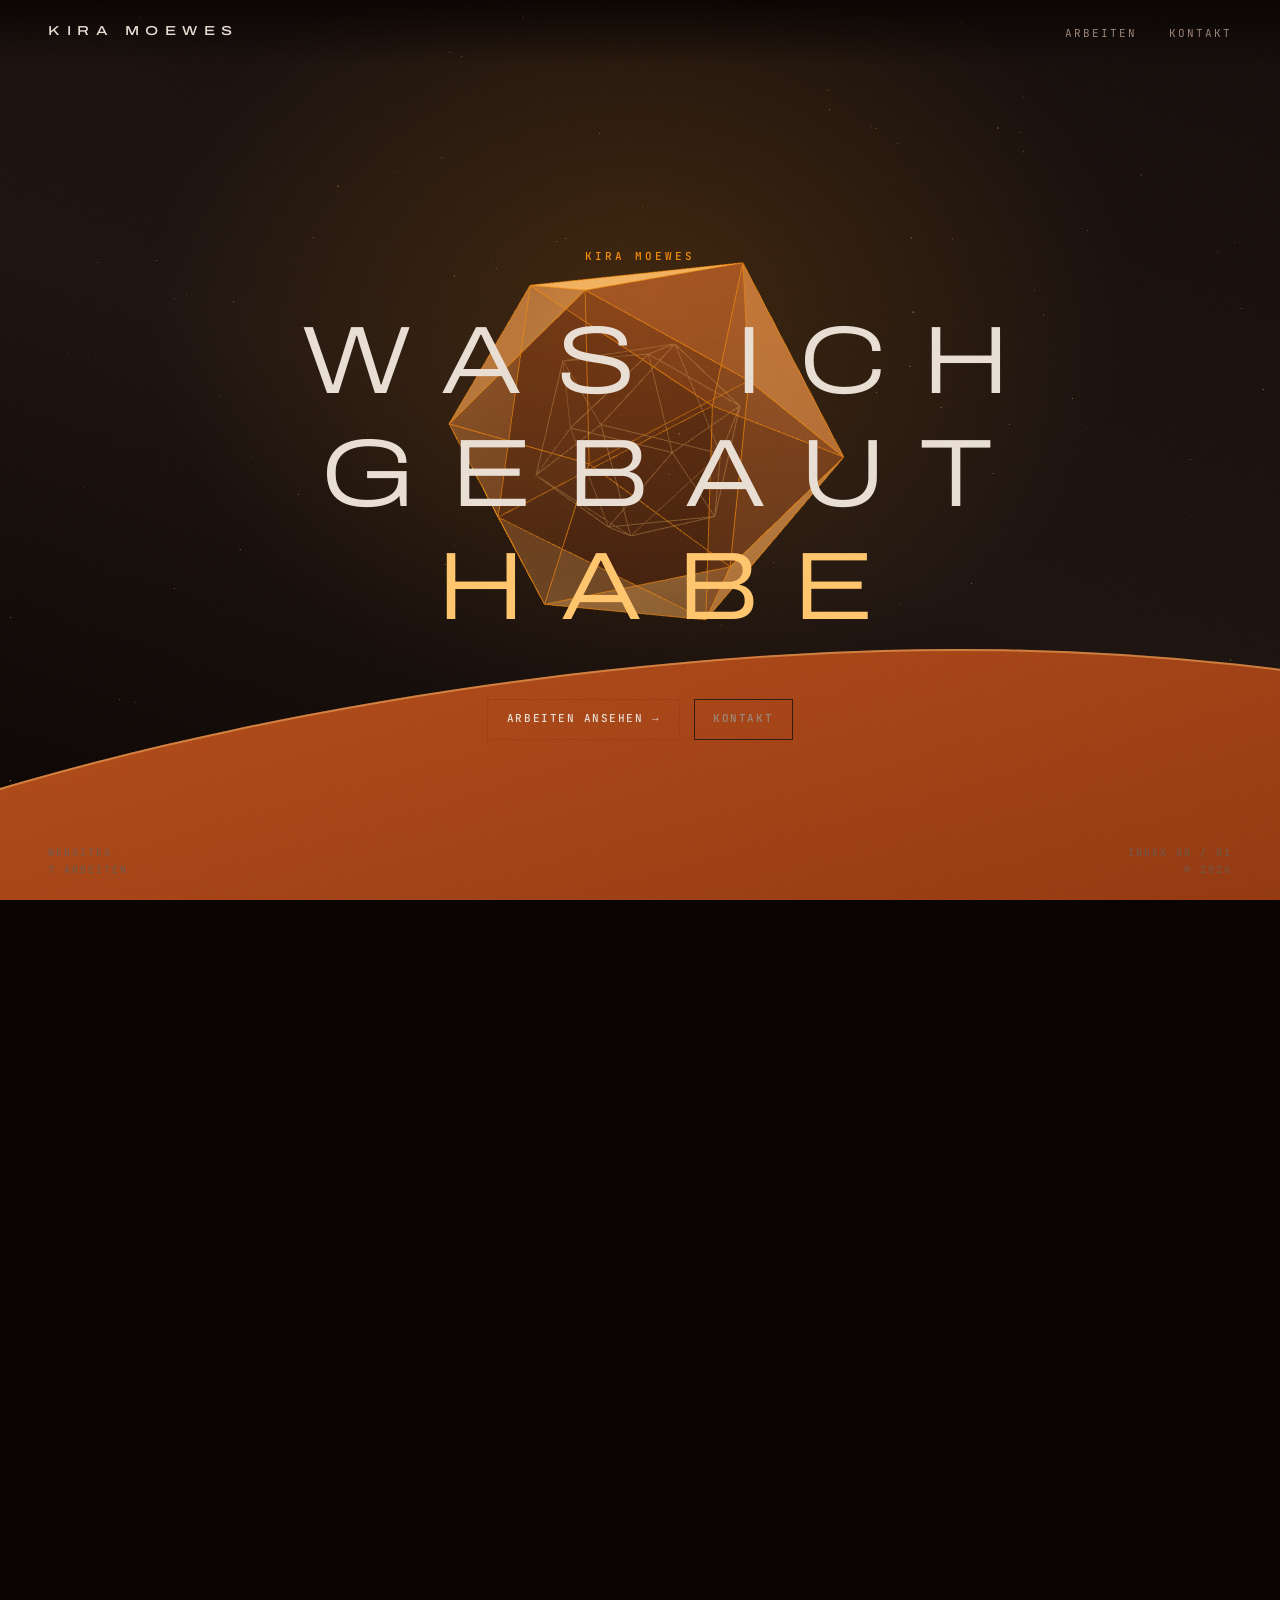
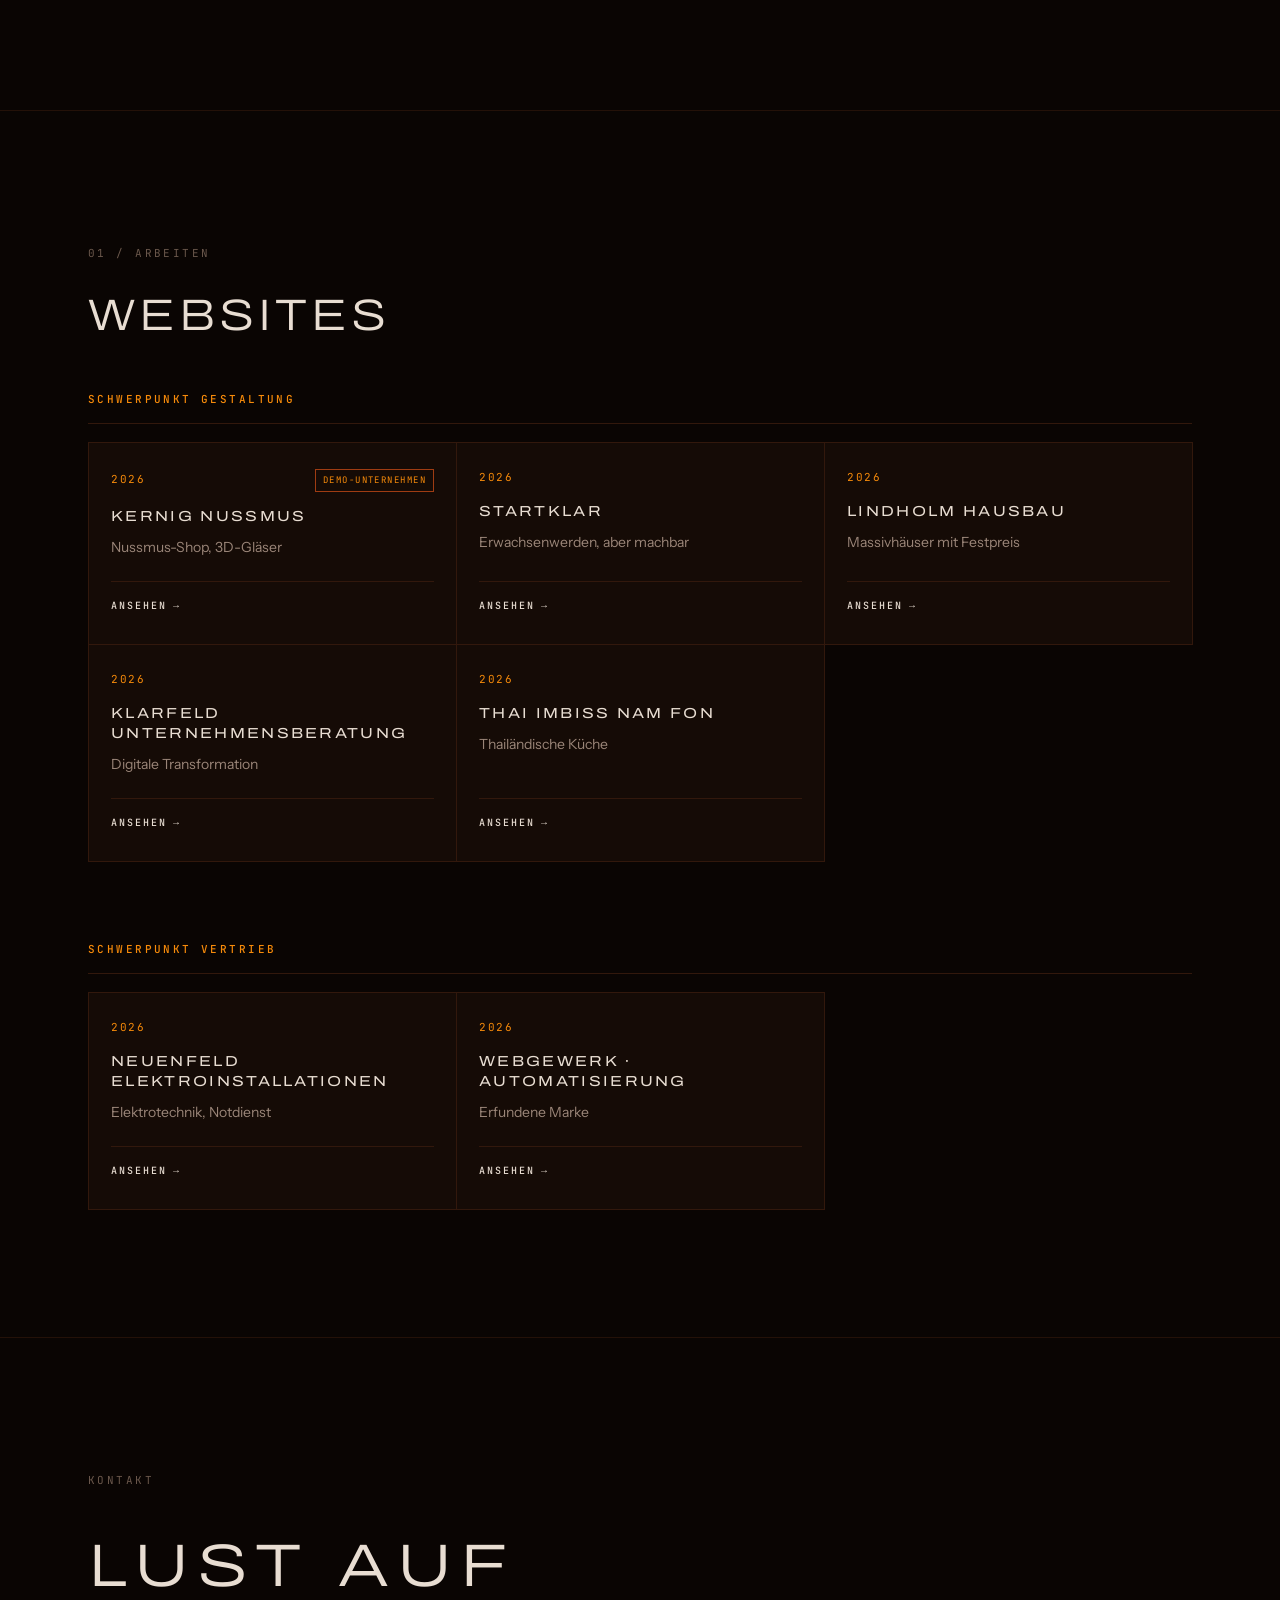
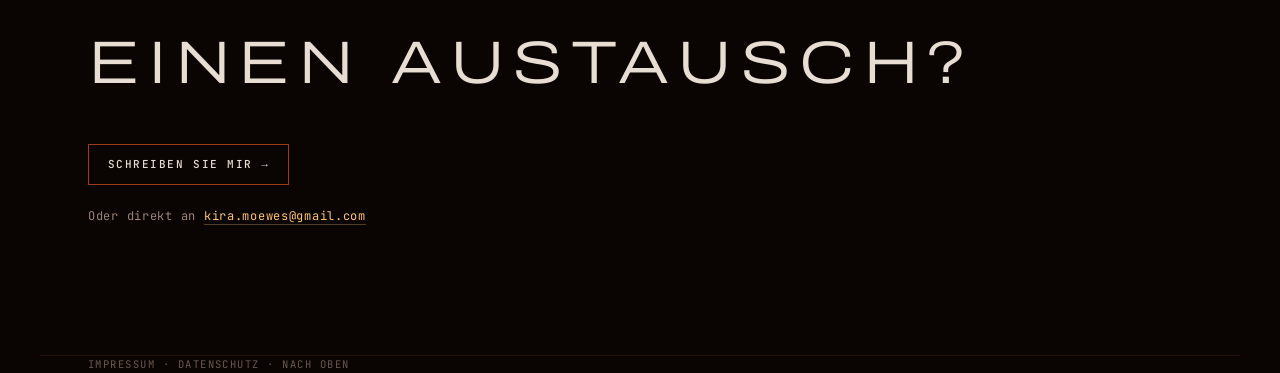
<file: portfolio/index.html>
<!doctype html>
<html lang="de">
<head>
<meta charset="utf-8">
<meta name="viewport" content="width=device-width,initial-scale=1">
<meta name="robots" content="noindex,nofollow">
<title>Kira Moewes — Arbeiten</title>
<meta name="description" content="Websites, digitale Visitenkarten und Designstudien von Kira Moewes.">
<link rel="stylesheet" href="../assets/fonts/schriften.css?v=20261115-1700">
<link rel="stylesheet" href="./portfolio.css?v=20261115-1700">
<script src="../assets/js/vendor/three.min.js?v=20261115-1700"></script>
</head>
<body>

<div id="progress"></div>

<nav>
  <a class="mark" href="#top">Kira Moewes</a>
  <ul>
    <li><a class="nl" href="#arbeiten">Arbeiten</a></li>
    <li><a class="nl" href="#kontakt">Kontakt</a></li>
  </ul>
</nav>

<header class="hero" id="top">
  <div class="hero-sticky">
    <canvas class="hero-canvas" id="crystal" aria-hidden="true"></canvas>
    <div class="dune" aria-hidden="true"></div>
    <div class="dune-ridge" aria-hidden="true"></div>

    <div class="wrap">
      <p class="hero-eyebrow" data-scramble>Kira Moewes</p>
      <h1 class="hero-title">
        <span class="line"><span class="line-in">Was ich</span></span>
        <span class="line"><span class="line-in">gebaut</span></span>
        <span class="line"><span class="line-in"><span class="em">habe</span></span></span>
      </h1>
      <div class="hero-cta">
        <a class="btn btn-solid" href="#arbeiten"><span>Arbeiten ansehen</span><span aria-hidden="true">→</span></a>
        <a class="btn btn-ghost" href="#kontakt"><span>Kontakt</span></a>
      </div>
    </div>

    <p class="hud hud-bl" id="hud-bl" aria-hidden="true"></p>
    <p class="hud hud-br" id="hud-br" aria-hidden="true">© 2026</p>
    <div class="hero-grain"></div>
  </div>
</header>

<main>
  <div id="arbeiten"></div>

  <section class="band cta-band" id="kontakt">
    <div class="wrap">
      <div class="sec-head"><span class="eyebrow">Kontakt</span></div>
      <h2>Lust auf<br>einen Austausch?</h2>
      <a class="btn btn-solid" href="mailto:kira.moewes@gmail.com?subject=Portfolio">
        <span>Schreiben Sie mir</span><span aria-hidden="true">→</span>
      </a>
      <p class="adresse">Oder direkt an <a href="mailto:kira.moewes@gmail.com?subject=Portfolio">kira.moewes@gmail.com</a></p>
    </div>
  </section>

  <footer class="wrap">
    <p>
      <a href="../impressum/">Impressum</a> ·
      <a href="../datenschutz/">Datenschutz</a> ·
      <a href="#top">Nach oben</a>
    </p>
  </footer>
</main>

<script src="./projekte.js?v=20261115-1700"></script>
<script src="./portfolio.js?v=20261115-1700"></script>
<script src="./bewegung.js?v=20261115-1700"></script>

</body>
</html>
</file>
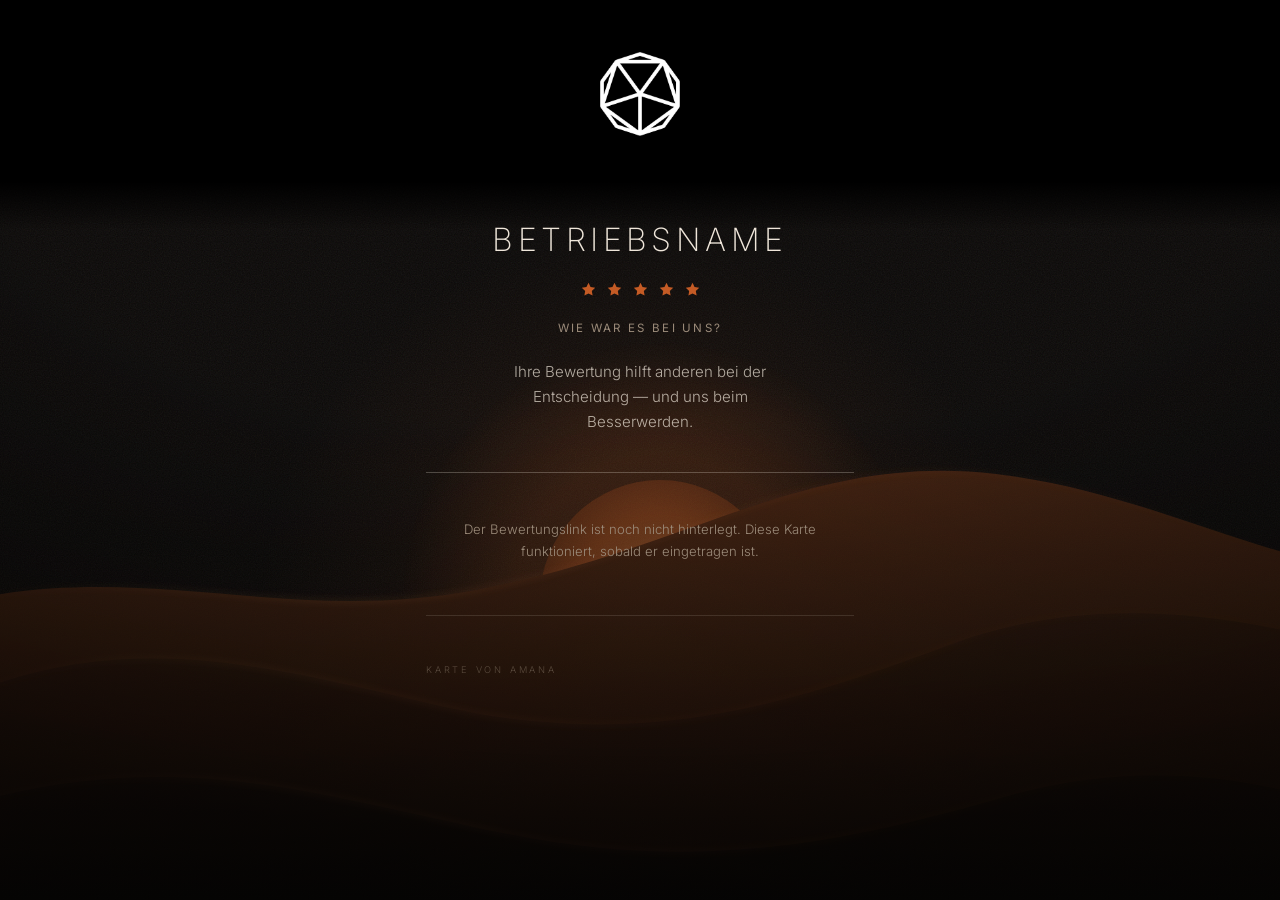
<file: b/_vorlage/index.html>
<!doctype html>
<html lang="de">
<head>
<meta charset="utf-8">
<meta name="viewport" content="width=device-width, initial-scale=1, viewport-fit=cover">
<title>Bewertung</title>
<meta name="description" content="Bewertung abgeben">
<meta name="theme-color" content="#0B0908">
<link rel="icon" href="../../assets/img/favicon.png" type="image/png">
<link rel="apple-touch-icon" href="../../assets/img/apple-touch-icon.png">
<link rel="stylesheet" href="../../assets/css/style.css?v=20260923-1548">
</head>
<body>

<div class="scene" aria-hidden="true">
  <div class="sun"></div>
  <div class="haze"></div>
  <svg class="dunes" viewBox="0 0 1440 900" preserveAspectRatio="xMidYMax slice">
    <defs>
      <linearGradient id="d1" x1="0" y1="0" x2="0" y2="1"><stop offset="0%" stop-color="var(--dune-a)"/><stop offset="100%" stop-color="var(--dune-b)"/></linearGradient>
      <linearGradient id="d2" x1="0" y1="0" x2="0" y2="1"><stop offset="0%" stop-color="var(--dune-c)"/><stop offset="100%" stop-color="var(--dune-d)"/></linearGradient>
      <linearGradient id="d3" x1="0" y1="0" x2="0" y2="1"><stop offset="0%" stop-color="var(--dune-e)"/><stop offset="100%" stop-color="var(--dune-f)"/></linearGradient>
      <linearGradient id="crest" x1="0" y1="0" x2="1" y2="0">
        <stop offset="0%" stop-color="var(--ember-hi)" stop-opacity="0"/>
        <stop offset="28%" stop-color="var(--ember-hi)" stop-opacity=".75"/>
        <stop offset="62%" stop-color="var(--ember)" stop-opacity=".45"/>
        <stop offset="100%" stop-color="var(--ember-hi)" stop-opacity="0"/>
      </linearGradient>
      <filter id="soft" x="-20%" y="-60%" width="140%" height="260%"><feGaussianBlur stdDeviation="3"/></filter>
      <radialGradient id="disc" cx="50%" cy="50%" r="50%">
        <stop offset="0%" stop-color="var(--ember-hi)"/><stop offset="70%" stop-color="var(--ember)"/><stop offset="100%" stop-color="var(--ember-lo)"/>
      </radialGradient>
      <radialGradient id="halo" cx="50%" cy="50%" r="50%">
        <stop offset="55%" stop-color="var(--ember)" stop-opacity=".22"/><stop offset="100%" stop-color="var(--ember)" stop-opacity="0"/>
      </radialGradient>
    </defs>
    <circle class="halo" cx="740" cy="600" r="260" fill="url(#halo)"/>
    <circle class="disc" cx="740" cy="600" r="120" fill="url(#disc)"/>
    <path fill="url(#d1)" d="M0 612c210-62 352 16 556-22 214-40 330-138 520-116 138 16 250 78 364 96v330H0Z"/>
    <path class="crest" fill="none" stroke="url(#crest)" stroke-width="2.5" filter="url(#soft)" d="M0 612c210-62 352 16 556-22 214-40 330-138 520-116 138 16 250 78 364 96"/>
    <path fill="url(#d2)" d="M0 716c188-96 336-52 520-10 206 47 356-4 512-62 118-44 254-40 408 6v250H0Z"/>
    <path class="crest" fill="none" stroke="url(#crest)" stroke-width="2" filter="url(#soft)" opacity=".7" d="M0 716c188-96 336-52 520-10 206 47 356-4 512-62 118-44 254-40 408 6"/>
    <path fill="url(#d3)" d="M0 820c236-84 390-26 588 14 198 40 346 6 500-38 120-34 244-24 352 18v86H0Z"/>
    <path class="crest" fill="none" stroke="url(#crest)" stroke-width="1.6" filter="url(#soft)" opacity=".45" d="M0 820c236-84 390-26 588 14 198 40 346 6 500-38 120-34 244-24 352 18"/>
  </svg>
  <div class="grain"></div>
</div>

<div class="brandbar">
  <img id="logo" class="brandmark" alt="" src="">
</div>

<main class="card" id="karte" hidden>
  <header class="hero">
    <h1 id="name"></h1>
    <div class="sterne" id="sterne" aria-hidden="true"></div>
    <p class="frage" id="frage"></p>
    <p class="bio" id="dank"></p>
  </header>

  <section class="actions" id="aktionen"></section>

  <footer class="foot">
    <p class="sig" id="sig">Karte von AMANA</p>
  </footer>
</main>

<script src="../../assets/js/brand.js?v=20260923-1548"></script>
<script src="bewertung-daten.js?v=20260923-1548"></script>
<script src="../../assets/js/bewertung.js?v=20260923-1548"></script>
</body>
</html>
</file>
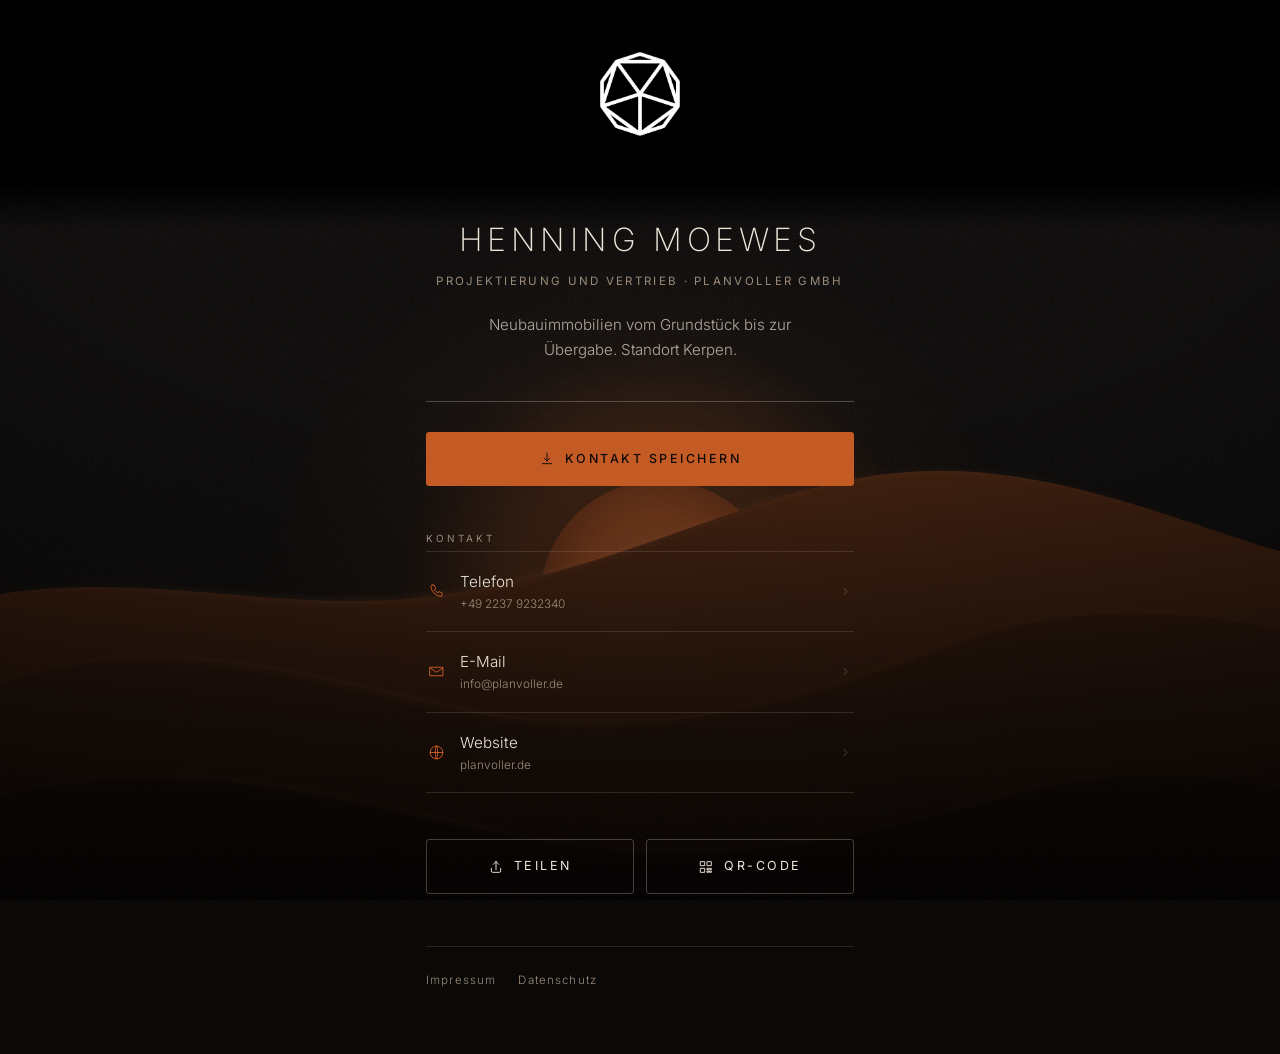
<file: k/henning-moewes/index.html>
<!doctype html>
<html lang="de">
<head>
<meta charset="utf-8">
<meta name="robots" content="noindex, nofollow">
<meta name="viewport" content="width=device-width, initial-scale=1, viewport-fit=cover">
<title>Kontakt</title>
<meta name="description" content="Digitale Visitenkarte">
<meta name="theme-color" content="#0A0705">
<meta property="og:type" content="profile">
<meta property="og:title" content="Kontakt">
<meta property="og:description" content="Digitale Visitenkarte">
<meta name="twitter:card" content="summary">
<link rel="icon" href="../../assets/img/favicon.png" type="image/png">
<link rel="apple-touch-icon" href="../../assets/img/apple-touch-icon.png">
<link rel="stylesheet" href="../../assets/css/style.css?v=20261115-1200">
</head>
<body>
<div class="scene" aria-hidden="true">
  <div class="sun"></div>
  <div class="haze"></div>
  <svg class="dunes" viewBox="0 0 1440 900" preserveAspectRatio="xMidYMax slice">
    <defs>
      <linearGradient id="d1" x1="0" y1="0" x2="0" y2="1"><stop offset="0%" stop-color="var(--dune-a)"/><stop offset="100%" stop-color="var(--dune-b)"/></linearGradient>
      <linearGradient id="d2" x1="0" y1="0" x2="0" y2="1"><stop offset="0%" stop-color="var(--dune-c)"/><stop offset="100%" stop-color="var(--dune-d)"/></linearGradient>
      <linearGradient id="d3" x1="0" y1="0" x2="0" y2="1"><stop offset="0%" stop-color="var(--dune-e)"/><stop offset="100%" stop-color="var(--dune-f)"/></linearGradient>
      <linearGradient id="crest" x1="0" y1="0" x2="1" y2="0">
        <stop offset="0%" stop-color="var(--ember-hi)" stop-opacity="0"/>
        <stop offset="28%" stop-color="var(--ember-hi)" stop-opacity=".75"/>
        <stop offset="62%" stop-color="var(--ember)" stop-opacity=".45"/>
        <stop offset="100%" stop-color="var(--ember-hi)" stop-opacity="0"/>
      </linearGradient>
      <filter id="soft" x="-20%" y="-60%" width="140%" height="260%"><feGaussianBlur stdDeviation="3"/></filter>
      <radialGradient id="disc" cx="50%" cy="50%" r="50%">
        <stop offset="0%" stop-color="var(--ember-hi)"/>
        <stop offset="70%" stop-color="var(--ember)"/>
        <stop offset="100%" stop-color="var(--ember-lo)"/>
      </radialGradient>
      <radialGradient id="halo" cx="50%" cy="50%" r="50%">
        <stop offset="55%" stop-color="var(--ember)" stop-opacity=".22"/>
        <stop offset="100%" stop-color="var(--ember)" stop-opacity="0"/>
      </radialGradient>
    </defs>
    <circle class="halo" cx="740" cy="600" r="260" fill="url(#halo)"/>
    <circle class="disc" cx="740" cy="600" r="120" fill="url(#disc)"/>
    <path fill="url(#d1)" d="M0 612c210-62 352 16 556-22 214-40 330-138 520-116 138 16 250 78 364 96v330H0Z"/>
    <path class="crest" fill="none" stroke="url(#crest)" stroke-width="2.5" filter="url(#soft)" d="M0 612c210-62 352 16 556-22 214-40 330-138 520-116 138 16 250 78 364 96"/>
    <path fill="url(#d2)" d="M0 716c188-96 336-52 520-10 206 47 356-4 512-62 118-44 254-40 408 6v250H0Z"/>
    <path class="crest" fill="none" stroke="url(#crest)" stroke-width="2" filter="url(#soft)" opacity=".7" d="M0 716c188-96 336-52 520-10 206 47 356-4 512-62 118-44 254-40 408 6"/>
    <path fill="url(#d3)" d="M0 820c236-84 390-26 588 14 198 40 346 6 500-38 120-34 244-24 352 18v86H0Z"/>
    <path class="crest" fill="none" stroke="url(#crest)" stroke-width="1.6" filter="url(#soft)" opacity=".45" d="M0 820c236-84 390-26 588 14 198 40 346 6 500-38 120-34 244-24 352 18"/>
  </svg>
  <div class="grain"></div>
</div>

<div class="brandbar" id="brandbar">
  <img id="logo" class="brandmark" alt="" src="">
</div>

<main class="card" id="card" hidden>
  <header class="hero">
    <img id="photo" class="photo" alt="" hidden>
    <h1 id="name"></h1>
    <p class="role" id="role"></p>
    <p class="bio" id="bio"></p>
  </header>

  <section class="actions" aria-label="Schnellaktionen">
    <button class="btn btn-primary" id="saveContact" type="button">
      <svg viewBox="0 0 24 24" class="i"><path d="M12 3v12m0 0 4-4m-4 4-4-4M5 19h14"/></svg>
      Kontakt speichern
    </button>
  </section>

  <section class="groups" id="groups" aria-label="Links"></section>

  <section class="share" aria-label="Teilen">
    <button class="btn btn-ghost" id="shareBtn" type="button">
      <svg viewBox="0 0 24 24" class="i"><path d="M12 16V4m0 0L8 8m4-4 4 4M5 14v4a2 2 0 0 0 2 2h10a2 2 0 0 0 2-2v-4"/></svg>
      Teilen
    </button>
    <button class="btn btn-ghost" id="qrBtn" type="button">
      <svg viewBox="0 0 24 24" class="i"><path d="M4 4h6v6H4zM14 4h6v6h-6zM4 14h6v6H4zM14 14h2v2h-2zM18 14h2v2h-2zM14 18h2v2h-2zM18 18h2v2h-2z"/></svg>
      QR-Code
    </button>
  </section>

  <footer class="foot">
    <nav id="footLinks"></nav>
    <p class="sig" id="sig"></p>
  </footer>
</main>

<dialog class="qr" id="qrModal" aria-label="QR-Code dieser Karte">
  <div class="qr-box"><div id="qrCanvas"></div></div>
  <p class="qr-url" id="qrUrl"></p>
  <button class="btn btn-ghost" id="qrClose" type="button">Schließen</button>
</dialog>

<div class="toast" id="toast" role="status" aria-live="polite"></div>

<script src="../../assets/js/brand.js?v=20261115-1200"></script>
<script src="profil.js?v=20261115-1200"></script>
<script src="../../assets/js/vendor/qrcode.min.js?v=20261115-1200"></script>
<script src="../../assets/js/app.js?v=20261003-1100"></script>
</body>
</html>
</file>
<file: assets/fonts/amana.css>
/* Schriften der Amana-Seite und des Portfolios - lokal ausgeliefert.
   Archivo und JetBrains Mono: SIL Open Font License 1.1.
   Instrument Sans: SIL Open Font License 1.1.
   Lizenztexte: OFL-Archivo.txt, OFL-InstrumentSans.txt, OFL-JetBrainsMono.txt.

   Nur die Zeichensaetze latin und latin-ext: Kyrillisch, Griechisch und
   Vietnamesisch braucht keine deutsche Seite, das spart drei Viertel der
   Dateien. Erzeugt aus der Google-Fonts-Ausgabe, aber ohne jede Verbindung
   zu Google - genau darum geht es. */

@font-face {
  font-family: 'Archivo';
  font-style: normal;
  font-weight: 300 700;
  font-stretch: 62% 125%;
  font-display: swap;
  src: url(archivo-latin-ext.woff2) format('woff2');
  unicode-range: U+0100-02BA, U+02BD-02C5, U+02C7-02CC, U+02CE-02D7, U+02DD-02FF, U+0304, U+0308, U+0329, U+1D00-1DBF, U+1E00-1E9F, U+1EF2-1EFF, U+2020, U+20A0-20AB, U+20AD-20C0, U+2113, U+2C60-2C7F, U+A720-A7FF;
}

@font-face {
  font-family: 'Archivo';
  font-style: normal;
  font-weight: 300 700;
  font-stretch: 62% 125%;
  font-display: swap;
  src: url(archivo-latin.woff2) format('woff2');
  unicode-range: U+0000-00FF, U+0131, U+0152-0153, U+02BB-02BC, U+02C6, U+02DA, U+02DC, U+0304, U+0308, U+0329, U+2000-206F, U+20AC, U+2122, U+2191, U+2193, U+2212, U+2215, U+FEFF, U+FFFD;
}

@font-face {
  font-family: 'Instrument Sans';
  font-style: normal;
  font-weight: 400;
  font-stretch: 100%;
  font-display: swap;
  src: url(instrument-sans-latin-ext.woff2) format('woff2');
  unicode-range: U+0100-02BA, U+02BD-02C5, U+02C7-02CC, U+02CE-02D7, U+02DD-02FF, U+0304, U+0308, U+0329, U+1D00-1DBF, U+1E00-1E9F, U+1EF2-1EFF, U+2020, U+20A0-20AB, U+20AD-20C0, U+2113, U+2C60-2C7F, U+A720-A7FF;
}

@font-face {
  font-family: 'Instrument Sans';
  font-style: normal;
  font-weight: 400;
  font-stretch: 100%;
  font-display: swap;
  src: url(instrument-sans-latin.woff2) format('woff2');
  unicode-range: U+0000-00FF, U+0131, U+0152-0153, U+02BB-02BC, U+02C6, U+02DA, U+02DC, U+0304, U+0308, U+0329, U+2000-206F, U+20AC, U+2122, U+2191, U+2193, U+2212, U+2215, U+FEFF, U+FFFD;
}

@font-face {
  font-family: 'Instrument Sans';
  font-style: normal;
  font-weight: 500;
  font-stretch: 100%;
  font-display: swap;
  src: url(instrument-sans-latin-ext.woff2) format('woff2');
  unicode-range: U+0100-02BA, U+02BD-02C5, U+02C7-02CC, U+02CE-02D7, U+02DD-02FF, U+0304, U+0308, U+0329, U+1D00-1DBF, U+1E00-1E9F, U+1EF2-1EFF, U+2020, U+20A0-20AB, U+20AD-20C0, U+2113, U+2C60-2C7F, U+A720-A7FF;
}

@font-face {
  font-family: 'Instrument Sans';
  font-style: normal;
  font-weight: 500;
  font-stretch: 100%;
  font-display: swap;
  src: url(instrument-sans-latin.woff2) format('woff2');
  unicode-range: U+0000-00FF, U+0131, U+0152-0153, U+02BB-02BC, U+02C6, U+02DA, U+02DC, U+0304, U+0308, U+0329, U+2000-206F, U+20AC, U+2122, U+2191, U+2193, U+2212, U+2215, U+FEFF, U+FFFD;
}

@font-face {
  font-family: 'JetBrains Mono';
  font-style: normal;
  font-weight: 400;
  font-display: swap;
  src: url(jetbrains-mono-latin-ext.woff2) format('woff2');
  unicode-range: U+0100-02BA, U+02BD-02C5, U+02C7-02CC, U+02CE-02D7, U+02DD-02FF, U+0304, U+0308, U+0329, U+1D00-1DBF, U+1E00-1E9F, U+1EF2-1EFF, U+2020, U+20A0-20AB, U+20AD-20C0, U+2113, U+2C60-2C7F, U+A720-A7FF;
}

@font-face {
  font-family: 'JetBrains Mono';
  font-style: normal;
  font-weight: 400;
  font-display: swap;
  src: url(jetbrains-mono-latin.woff2) format('woff2');
  unicode-range: U+0000-00FF, U+0131, U+0152-0153, U+02BB-02BC, U+02C6, U+02DA, U+02DC, U+0304, U+0308, U+0329, U+2000-206F, U+20AC, U+2122, U+2191, U+2193, U+2212, U+2215, U+FEFF, U+FFFD;
}

@font-face {
  font-family: 'JetBrains Mono';
  font-style: normal;
  font-weight: 500;
  font-display: swap;
  src: url(jetbrains-mono-latin-ext.woff2) format('woff2');
  unicode-range: U+0100-02BA, U+02BD-02C5, U+02C7-02CC, U+02CE-02D7, U+02DD-02FF, U+0304, U+0308, U+0329, U+1D00-1DBF, U+1E00-1E9F, U+1EF2-1EFF, U+2020, U+20A0-20AB, U+20AD-20C0, U+2113, U+2C60-2C7F, U+A720-A7FF;
}

@font-face {
  font-family: 'JetBrains Mono';
  font-style: normal;
  font-weight: 500;
  font-display: swap;
  src: url(jetbrains-mono-latin.woff2) format('woff2');
  unicode-range: U+0000-00FF, U+0131, U+0152-0153, U+02BB-02BC, U+02C6, U+02DA, U+02DC, U+0304, U+0308, U+0329, U+2000-206F, U+20AC, U+2122, U+2191, U+2193, U+2212, U+2215, U+FEFF, U+FFFD;
}
</file>
<file: assets/fonts/schriften.css>
/* Schriften des Portfolios - lokal ausgeliefert.
   Archivo und JetBrains Mono: SIL Open Font License 1.1.
   Instrument Sans: SIL Open Font License 1.1.
   Lizenztexte: OFL-Archivo.txt, OFL-InstrumentSans.txt, OFL-JetBrainsMono.txt.

   Nur die Zeichensaetze latin und latin-ext: Kyrillisch, Griechisch und
   Vietnamesisch braucht keine deutsche Seite, das spart drei Viertel der
   Dateien. Erzeugt aus der Google-Fonts-Ausgabe, aber ohne jede Verbindung
   zu Google - genau darum geht es. */

@font-face {
  font-family: 'Archivo';
  font-style: normal;
  font-weight: 300 700;
  font-stretch: 62% 125%;
  font-display: swap;
  src: url(archivo-latin-ext.woff2) format('woff2');
  unicode-range: U+0100-02BA, U+02BD-02C5, U+02C7-02CC, U+02CE-02D7, U+02DD-02FF, U+0304, U+0308, U+0329, U+1D00-1DBF, U+1E00-1E9F, U+1EF2-1EFF, U+2020, U+20A0-20AB, U+20AD-20C0, U+2113, U+2C60-2C7F, U+A720-A7FF;
}

@font-face {
  font-family: 'Archivo';
  font-style: normal;
  font-weight: 300 700;
  font-stretch: 62% 125%;
  font-display: swap;
  src: url(archivo-latin.woff2) format('woff2');
  unicode-range: U+0000-00FF, U+0131, U+0152-0153, U+02BB-02BC, U+02C6, U+02DA, U+02DC, U+0304, U+0308, U+0329, U+2000-206F, U+20AC, U+2122, U+2191, U+2193, U+2212, U+2215, U+FEFF, U+FFFD;
}

@font-face {
  font-family: 'Instrument Sans';
  font-style: normal;
  font-weight: 400;
  font-stretch: 100%;
  font-display: swap;
  src: url(instrument-sans-latin-ext.woff2) format('woff2');
  unicode-range: U+0100-02BA, U+02BD-02C5, U+02C7-02CC, U+02CE-02D7, U+02DD-02FF, U+0304, U+0308, U+0329, U+1D00-1DBF, U+1E00-1E9F, U+1EF2-1EFF, U+2020, U+20A0-20AB, U+20AD-20C0, U+2113, U+2C60-2C7F, U+A720-A7FF;
}

@font-face {
  font-family: 'Instrument Sans';
  font-style: normal;
  font-weight: 400;
  font-stretch: 100%;
  font-display: swap;
  src: url(instrument-sans-latin.woff2) format('woff2');
  unicode-range: U+0000-00FF, U+0131, U+0152-0153, U+02BB-02BC, U+02C6, U+02DA, U+02DC, U+0304, U+0308, U+0329, U+2000-206F, U+20AC, U+2122, U+2191, U+2193, U+2212, U+2215, U+FEFF, U+FFFD;
}

@font-face {
  font-family: 'Instrument Sans';
  font-style: normal;
  font-weight: 500;
  font-stretch: 100%;
  font-display: swap;
  src: url(instrument-sans-latin-ext.woff2) format('woff2');
  unicode-range: U+0100-02BA, U+02BD-02C5, U+02C7-02CC, U+02CE-02D7, U+02DD-02FF, U+0304, U+0308, U+0329, U+1D00-1DBF, U+1E00-1E9F, U+1EF2-1EFF, U+2020, U+20A0-20AB, U+20AD-20C0, U+2113, U+2C60-2C7F, U+A720-A7FF;
}

@font-face {
  font-family: 'Instrument Sans';
  font-style: normal;
  font-weight: 500;
  font-stretch: 100%;
  font-display: swap;
  src: url(instrument-sans-latin.woff2) format('woff2');
  unicode-range: U+0000-00FF, U+0131, U+0152-0153, U+02BB-02BC, U+02C6, U+02DA, U+02DC, U+0304, U+0308, U+0329, U+2000-206F, U+20AC, U+2122, U+2191, U+2193, U+2212, U+2215, U+FEFF, U+FFFD;
}

@font-face {
  font-family: 'JetBrains Mono';
  font-style: normal;
  font-weight: 400;
  font-display: swap;
  src: url(jetbrains-mono-latin-ext.woff2) format('woff2');
  unicode-range: U+0100-02BA, U+02BD-02C5, U+02C7-02CC, U+02CE-02D7, U+02DD-02FF, U+0304, U+0308, U+0329, U+1D00-1DBF, U+1E00-1E9F, U+1EF2-1EFF, U+2020, U+20A0-20AB, U+20AD-20C0, U+2113, U+2C60-2C7F, U+A720-A7FF;
}

@font-face {
  font-family: 'JetBrains Mono';
  font-style: normal;
  font-weight: 400;
  font-display: swap;
  src: url(jetbrains-mono-latin.woff2) format('woff2');
  unicode-range: U+0000-00FF, U+0131, U+0152-0153, U+02BB-02BC, U+02C6, U+02DA, U+02DC, U+0304, U+0308, U+0329, U+2000-206F, U+20AC, U+2122, U+2191, U+2193, U+2212, U+2215, U+FEFF, U+FFFD;
}

@font-face {
  font-family: 'JetBrains Mono';
  font-style: normal;
  font-weight: 500;
  font-display: swap;
  src: url(jetbrains-mono-latin-ext.woff2) format('woff2');
  unicode-range: U+0100-02BA, U+02BD-02C5, U+02C7-02CC, U+02CE-02D7, U+02DD-02FF, U+0304, U+0308, U+0329, U+1D00-1DBF, U+1E00-1E9F, U+1EF2-1EFF, U+2020, U+20A0-20AB, U+20AD-20C0, U+2113, U+2C60-2C7F, U+A720-A7FF;
}

@font-face {
  font-family: 'JetBrains Mono';
  font-style: normal;
  font-weight: 500;
  font-display: swap;
  src: url(jetbrains-mono-latin.woff2) format('woff2');
  unicode-range: U+0000-00FF, U+0131, U+0152-0153, U+02BB-02BC, U+02C6, U+02DA, U+02DC, U+0304, U+0308, U+0329, U+2000-206F, U+20AC, U+2122, U+2191, U+2193, U+2212, U+2215, U+FEFF, U+FFFD;
}
</file>
<file: kernig/fonts/fonts.css>
/* Gloock und Hanken Grotesk (SIL Open Font License 1.1), lokal ausgeliefert: keine Verbindung zu Google beim Seitenaufruf. */
/* cyrillic-ext */
@font-face {
  font-family: 'Gloock';
  font-style: normal;
  font-weight: 400;
  font-display: swap;
  src: url(gloock-Iurb6YFw84WUY4NJhRakNrc.woff2) format('woff2');
  unicode-range: U+0460-052F, U+1C80-1C8A, U+20B4, U+2DE0-2DFF, U+A640-A69F, U+FE2E-FE2F;
}
/* latin-ext */
@font-face {
  font-family: 'Gloock';
  font-style: normal;
  font-weight: 400;
  font-display: swap;
  src: url(gloock-Iurb6YFw84WUY4NJhhakNrc.woff2) format('woff2');
  unicode-range: U+0100-02BA, U+02BD-02C5, U+02C7-02CC, U+02CE-02D7, U+02DD-02FF, U+0304, U+0308, U+0329, U+1D00-1DBF, U+1E00-1E9F, U+1EF2-1EFF, U+2020, U+20A0-20AB, U+20AD-20C4, U+2113, U+2C60-2C7F, U+A720-A7FF;
}
/* latin */
@font-face {
  font-family: 'Gloock';
  font-style: normal;
  font-weight: 400;
  font-display: swap;
  src: url(gloock-Iurb6YFw84WUY4NJiBak.woff2) format('woff2');
  unicode-range: U+0000-00FF, U+0131, U+0152-0153, U+02BB-02BC, U+02C6, U+02DA, U+02DC, U+0304, U+0308, U+0329, U+2000-206F, U+20AC, U+2122, U+2191, U+2193, U+2212, U+2215, U+FEFF, U+FFFD;
}
/* cyrillic-ext */
@font-face {
  font-family: 'Hanken Grotesk';
  font-style: normal;
  font-weight: 400;
  font-display: swap;
  src: url(hankengrotesk-ieVn2YZDLWuGJpnzaiwFXS9tYtpQ59CjCQ.woff2) format('woff2');
  unicode-range: U+0460-052F, U+1C80-1C8A, U+20B4, U+2DE0-2DFF, U+A640-A69F, U+FE2E-FE2F;
}
/* vietnamese */
@font-face {
  font-family: 'Hanken Grotesk';
  font-style: normal;
  font-weight: 400;
  font-display: swap;
  src: url(hankengrotesk-ieVn2YZDLWuGJpnzaiwFXS9tYtpS59CjCQ.woff2) format('woff2');
  unicode-range: U+0102-0103, U+0110-0111, U+0128-0129, U+0168-0169, U+01A0-01A1, U+01AF-01B0, U+0300-0301, U+0303-0304, U+0308-0309, U+0323, U+0329, U+1EA0-1EF9, U+20AB;
}
/* latin-ext */
@font-face {
  font-family: 'Hanken Grotesk';
  font-style: normal;
  font-weight: 400;
  font-display: swap;
  src: url(hankengrotesk-ieVn2YZDLWuGJpnzaiwFXS9tYtpT59CjCQ.woff2) format('woff2');
  unicode-range: U+0100-02BA, U+02BD-02C5, U+02C7-02CC, U+02CE-02D7, U+02DD-02FF, U+0304, U+0308, U+0329, U+1D00-1DBF, U+1E00-1E9F, U+1EF2-1EFF, U+2020, U+20A0-20AB, U+20AD-20C4, U+2113, U+2C60-2C7F, U+A720-A7FF;
}
/* latin */
@font-face {
  font-family: 'Hanken Grotesk';
  font-style: normal;
  font-weight: 400;
  font-display: swap;
  src: url(hankengrotesk-ieVn2YZDLWuGJpnzaiwFXS9tYtpd59A.woff2) format('woff2');
  unicode-range: U+0000-00FF, U+0131, U+0152-0153, U+02BB-02BC, U+02C6, U+02DA, U+02DC, U+0304, U+0308, U+0329, U+2000-206F, U+20AC, U+2122, U+2191, U+2193, U+2212, U+2215, U+FEFF, U+FFFD;
}
/* cyrillic-ext */
@font-face {
  font-family: 'Hanken Grotesk';
  font-style: normal;
  font-weight: 500;
  font-display: swap;
  src: url(hankengrotesk-ieVn2YZDLWuGJpnzaiwFXS9tYtpQ59CjCQ.woff2) format('woff2');
  unicode-range: U+0460-052F, U+1C80-1C8A, U+20B4, U+2DE0-2DFF, U+A640-A69F, U+FE2E-FE2F;
}
/* vietnamese */
@font-face {
  font-family: 'Hanken Grotesk';
  font-style: normal;
  font-weight: 500;
  font-display: swap;
  src: url(hankengrotesk-ieVn2YZDLWuGJpnzaiwFXS9tYtpS59CjCQ.woff2) format('woff2');
  unicode-range: U+0102-0103, U+0110-0111, U+0128-0129, U+0168-0169, U+01A0-01A1, U+01AF-01B0, U+0300-0301, U+0303-0304, U+0308-0309, U+0323, U+0329, U+1EA0-1EF9, U+20AB;
}
/* latin-ext */
@font-face {
  font-family: 'Hanken Grotesk';
  font-style: normal;
  font-weight: 500;
  font-display: swap;
  src: url(hankengrotesk-ieVn2YZDLWuGJpnzaiwFXS9tYtpT59CjCQ.woff2) format('woff2');
  unicode-range: U+0100-02BA, U+02BD-02C5, U+02C7-02CC, U+02CE-02D7, U+02DD-02FF, U+0304, U+0308, U+0329, U+1D00-1DBF, U+1E00-1E9F, U+1EF2-1EFF, U+2020, U+20A0-20AB, U+20AD-20C4, U+2113, U+2C60-2C7F, U+A720-A7FF;
}
/* latin */
@font-face {
  font-family: 'Hanken Grotesk';
  font-style: normal;
  font-weight: 500;
  font-display: swap;
  src: url(hankengrotesk-ieVn2YZDLWuGJpnzaiwFXS9tYtpd59A.woff2) format('woff2');
  unicode-range: U+0000-00FF, U+0131, U+0152-0153, U+02BB-02BC, U+02C6, U+02DA, U+02DC, U+0304, U+0308, U+0329, U+2000-206F, U+20AC, U+2122, U+2191, U+2193, U+2212, U+2215, U+FEFF, U+FFFD;
}
/* cyrillic-ext */
@font-face {
  font-family: 'Hanken Grotesk';
  font-style: normal;
  font-weight: 600;
  font-display: swap;
  src: url(hankengrotesk-ieVn2YZDLWuGJpnzaiwFXS9tYtpQ59CjCQ.woff2) format('woff2');
  unicode-range: U+0460-052F, U+1C80-1C8A, U+20B4, U+2DE0-2DFF, U+A640-A69F, U+FE2E-FE2F;
}
/* vietnamese */
@font-face {
  font-family: 'Hanken Grotesk';
  font-style: normal;
  font-weight: 600;
  font-display: swap;
  src: url(hankengrotesk-ieVn2YZDLWuGJpnzaiwFXS9tYtpS59CjCQ.woff2) format('woff2');
  unicode-range: U+0102-0103, U+0110-0111, U+0128-0129, U+0168-0169, U+01A0-01A1, U+01AF-01B0, U+0300-0301, U+0303-0304, U+0308-0309, U+0323, U+0329, U+1EA0-1EF9, U+20AB;
}
/* latin-ext */
@font-face {
  font-family: 'Hanken Grotesk';
  font-style: normal;
  font-weight: 600;
  font-display: swap;
  src: url(hankengrotesk-ieVn2YZDLWuGJpnzaiwFXS9tYtpT59CjCQ.woff2) format('woff2');
  unicode-range: U+0100-02BA, U+02BD-02C5, U+02C7-02CC, U+02CE-02D7, U+02DD-02FF, U+0304, U+0308, U+0329, U+1D00-1DBF, U+1E00-1E9F, U+1EF2-1EFF, U+2020, U+20A0-20AB, U+20AD-20C4, U+2113, U+2C60-2C7F, U+A720-A7FF;
}
/* latin */
@font-face {
  font-family: 'Hanken Grotesk';
  font-style: normal;
  font-weight: 600;
  font-display: swap;
  src: url(hankengrotesk-ieVn2YZDLWuGJpnzaiwFXS9tYtpd59A.woff2) format('woff2');
  unicode-range: U+0000-00FF, U+0131, U+0152-0153, U+02BB-02BC, U+02C6, U+02DA, U+02DC, U+0304, U+0308, U+0329, U+2000-206F, U+20AC, U+2122, U+2191, U+2193, U+2212, U+2215, U+FEFF, U+FFFD;
}
</file>
<file: portfolio/portfolio.css>
/* ===========================================================================
   Portfolio – Kira Moewes
   Navigation, Fortschrittslinie, Hero mit Kugel und Duene, Baender, Kacheln.
=========================================================================== */
:root{
  --void:#0A0503; --ember:#150B06; --char:#241108; --line:#32180C;
  --rust:#9F3C12; --flare:#D95F1E; --gold:#F68A0A; --halo:#FFC46B;
  --text:#E8DDD2; --muted:#9A8578; --faint:#6B584C;

  --wrap:1200px;
  --pad:clamp(1.25rem,4vw,3rem);
  --nav-h:64px;
  --ease:cubic-bezier(.22,1,.36,1);

  --display:'Archivo','Helvetica Neue',system-ui,sans-serif;
  --body:'Instrument Sans','Segoe UI',system-ui,sans-serif;
  --mono:'JetBrains Mono','Consolas',ui-monospace,monospace;
  --grain:url("data:image/svg+xml,%3Csvg xmlns='http://www.w3.org/2000/svg' width='220' height='220'%3E%3Cfilter id='n'%3E%3CfeTurbulence type='fractalNoise' baseFrequency='0.85' numOctaves='3' stitchTiles='stitch'/%3E%3C/filter%3E%3Crect width='100%25' height='100%25' filter='url(%23n)'/%3E%3C/svg%3E");
}

*{box-sizing:border-box}
body{
  margin:0;background:var(--void);color:var(--text);
  font-family:var(--body);font-size:16px;line-height:1.62;
  -webkit-font-smoothing:antialiased;
}
.wrap{max-width:var(--wrap);margin:0 auto;padding:0 var(--pad)}
.eyebrow{
  font-family:var(--mono);font-size:11px;letter-spacing:.22em;
  text-transform:uppercase;color:var(--faint);margin:0;
}

#progress{position:fixed;top:0;left:0;height:2px;width:0;z-index:60;background:linear-gradient(90deg,var(--rust),var(--gold),var(--halo));transition:width .08s linear}

/* ---------- Navigation ---------- */
nav{position:fixed;top:0;left:0;right:0;z-index:50;height:var(--nav-h);display:flex;align-items:center;justify-content:space-between;padding:0 var(--pad);background:linear-gradient(180deg,rgba(10,5,3,.9),rgba(10,5,3,0));animation:page-in .9s var(--ease) both}
nav .mark{font-family:var(--display);font-stretch:125%;font-weight:500;font-size:13px;letter-spacing:.5em;text-transform:uppercase;color:var(--text);text-decoration:none}
nav ul{display:flex;gap:clamp(14px,2.6vw,32px);list-style:none;margin:0;padding:0}
nav a.nl{font-family:var(--mono);font-size:11px;letter-spacing:.18em;text-transform:uppercase;color:var(--muted);text-decoration:none;position:relative;padding-bottom:4px;transition:color .3s var(--ease)}
nav a.nl::after{content:"";position:absolute;left:0;bottom:0;height:1px;width:100%;background:var(--gold);transform:scaleX(0);transform-origin:right;transition:transform .4s var(--ease)}
nav a.nl:hover,nav a.nl:focus-visible{color:var(--halo)}
nav a.nl:hover::after,nav a.nl:focus-visible::after{transform:scaleX(1);transform-origin:left}
@media (max-width:680px){nav ul{display:none}}

/* ---------- Hero mit Kugel ---------- */
.hero{position:relative;height:190vh}
.hero-sticky{
  position:sticky;top:0;height:100svh;min-height:560px;
  display:flex;flex-direction:column;justify-content:center;
  overflow:hidden;isolation:isolate;
  background:
    radial-gradient(60vw 50vw at 50% 34%, rgba(246,138,10,.16), transparent 64%),
    linear-gradient(200deg,#140D0B 0%,#1C1310 52%,#0A0503 100%);
}
.hero-canvas{position:absolute;inset:0;width:100%;height:100%;z-index:1}

/* Duenenkante als Boden unter der Kugel */
.dune,.dune-ridge{position:absolute;z-index:2;width:220%;height:150%;left:-60%;top:74%;border-radius:56% 44% 0 0 / 46% 40% 0 0;transform:rotate(-4deg);pointer-events:none}
.dune{background:linear-gradient(168deg,#B94F1B 0%,#8E3510 40%,#4A1F0C 74%,#1A0B04 100%)}
.dune-ridge{box-shadow:inset 0 2px 0 0 rgba(255,196,107,.45)}

.hud{position:absolute;z-index:4;font-family:var(--mono);font-size:10px;line-height:1.7;letter-spacing:.2em;text-transform:uppercase;color:var(--faint);margin:0}
.hud-bl{bottom:22px;left:var(--pad)}
.hud-br{bottom:22px;right:var(--pad);text-align:right}
.hud{opacity:calc(1 - var(--hp,0) * 2.5)}

.hero .wrap{position:relative;z-index:5;text-align:center;padding-top:calc(var(--nav-h) + 1.5rem)}

.hero-eyebrow{font-family:var(--mono);font-size:11px;font-weight:500;letter-spacing:.28em;text-transform:uppercase;color:var(--gold);margin:0 0 clamp(1.4rem,3vw,2.4rem)}
.hero-title{
  font-family:var(--display);font-stretch:125%;font-weight:300;
  font-size:clamp(2.6rem,7.6vw,6rem);line-height:1.18;letter-spacing:.34em;
  text-transform:uppercase;max-width:none;margin:0 auto;text-indent:.34em;
}
.hero-title .line{display:block;overflow:hidden}
.hero-title .line-in{display:inline-block;transform:translateY(112%);animation:line-rise 1.05s var(--ease) forwards}
.hero-title .line:nth-child(2) .line-in{animation-delay:.09s}
.hero-title .line:nth-child(3) .line-in{animation-delay:.18s}
.hero-title .em{color:var(--halo)}
@media (max-width:420px){.hero-title{font-size:clamp(2rem,6.4vw,2.6rem);letter-spacing:.24em;text-indent:.24em}}
@keyframes line-rise{to{transform:none}}

.hero-cta{margin-top:clamp(2.2rem,5vw,3.4rem);display:flex;justify-content:center;gap:14px;flex-wrap:wrap;animation:page-in 1s var(--ease) .5s both}

.btn{display:inline-flex;align-items:center;gap:.75em;padding:.95em 1.7em;font-family:var(--mono);font-size:11px;font-weight:500;letter-spacing:.14em;text-transform:uppercase;text-decoration:none;position:relative;overflow:hidden;transition:color .4s var(--ease),border-color .4s var(--ease)}
.btn span{position:relative;z-index:1}
.btn::before{content:"";position:absolute;inset:0;transform:scaleX(0);transform-origin:left;transition:transform .5s var(--ease)}
.btn:hover::before,.btn:focus-visible::before{transform:scaleX(1)}
.btn-solid{color:var(--text);border:1px solid var(--rust)}
.btn-solid::before{background:var(--rust)}
.btn-solid:hover,.btn-solid:focus-visible{color:#FFF3E2;border-color:var(--gold)}
.btn-ghost{color:var(--muted);border:1px solid var(--line)}
.btn-ghost::before{background:rgba(217,95,30,.16)}
.btn-ghost:hover,.btn-ghost:focus-visible{color:var(--halo);border-color:var(--rust)}

.hero-grain{position:absolute;inset:0;z-index:6;pointer-events:none;background-image:var(--grain);opacity:.24;mix-blend-mode:soft-light}

@keyframes page-in{from{opacity:0;transform:translateY(14px)}}

/* ---------- Baender ---------- */
section.band{padding:clamp(72px,10vw,128px) 0;border-top:1px solid var(--char);background:var(--void);position:relative;z-index:10}
.sec-head{margin-bottom:26px}
.lead{max-width:22ch;font-family:var(--display);font-stretch:118%;font-weight:300;font-size:clamp(24px,4.6vw,44px);letter-spacing:.09em;text-transform:uppercase;line-height:1.1;margin:0 0 24px;text-wrap:balance;color:var(--text)}

/* Schwerpunkte innerhalb eines Bereichs */
.gruppe{margin-top:clamp(36px,5vw,52px)}
.gruppe + .gruppe{margin-top:clamp(56px,8vw,80px)}
.gruppe-titel{
  margin:0 0 18px;padding-bottom:14px;border-bottom:1px solid var(--line);
  font-family:var(--mono);font-size:11px;font-weight:500;
  letter-spacing:.22em;text-transform:uppercase;color:var(--gold);
}

/* ---------- Kacheln ---------- */
.raster{display:grid;grid-template-columns:repeat(auto-fill,minmax(280px,1fr))}
/* Die Linien zwischen den Kacheln zieht jede Kachel selbst, statt dass der
   Rasterhintergrund durch die Fugen scheint. Sonst stehen leere Plaetze in
   der letzten Reihe als brauner Block da und sehen aus wie ein Fehler.
   Der negative Rand legt benachbarte Linien uebereinander. */
.raster > .kachel:only-child{grid-column:1/-1}
.kachel{
  background:var(--ember);padding:26px 22px 30px;
  border:1px solid var(--line);margin:0 -1px -1px 0;
  display:flex;flex-direction:column;
  text-decoration:none;color:inherit;position:relative;
  transition:background .5s var(--ease);
}
.kachel:hover,.kachel:focus-visible{background:#1E0F08}
.kachel::after{
  content:"";position:absolute;left:0;bottom:0;height:2px;width:100%;
  background:var(--gold);transform:scaleX(0);transform-origin:left;
  transition:transform .55s var(--ease);
}
.kachel:hover::after,.kachel:focus-visible::after{transform:scaleX(1)}

.kachel .zeile{
  display:flex;align-items:baseline;justify-content:space-between;gap:12px;
  margin-bottom:14px;
}
.kachel .jahr{font-family:var(--mono);font-size:11px;color:var(--gold);letter-spacing:.14em}
.kachel .label{font-family:var(--mono);font-size:9px;letter-spacing:.16em;text-transform:uppercase;color:var(--gold);border:1px solid var(--rust);padding:3px 7px;white-space:nowrap}
.kachel h4{
  font-family:var(--display);font-stretch:120%;font-weight:400;
  font-size:14.5px;letter-spacing:.16em;text-transform:uppercase;
  margin:0 0 10px;line-height:1.4;
}
.kachel p{margin:0 0 22px;color:var(--muted);font-size:14px}
/* Fuss der Kachel: an die Unterkante geschoben, damit er in allen Kacheln
   einer Reihe auf derselben Hoehe sitzt. */
.kachel .oeffnen{
  display:flex;align-items:center;gap:.6em;margin-top:auto;padding-top:16px;
  border-top:1px solid var(--line);
  font-family:var(--mono);font-size:10px;font-weight:500;letter-spacing:.2em;
  text-transform:uppercase;color:var(--text);transition:color .4s var(--ease);
}
.kachel:hover .oeffnen,.kachel:focus-visible .oeffnen{color:var(--halo)}

.leer{background:var(--ember);border:1px solid var(--line);padding:44px 24px;text-align:center;color:var(--muted);font-size:15px;margin:0}

/* ---------- Kontakt ---------- */
.cta-band h2{font-family:var(--display);font-stretch:125%;font-weight:300;font-size:clamp(26px,5.6vw,60px);letter-spacing:.13em;text-transform:uppercase;margin:0 0 32px;text-wrap:balance;color:var(--text)}
/* Die Adresse steht zusaetzlich als lesbarer Text da: ein mailto-Link
   oeffnet auf Rechnern ohne eingerichtetes Mailprogramm gar nichts, und
   dann wirkt der Knopf kaputt. So kann man sie immer kopieren. */
.adresse{margin:22px 0 0;font-family:var(--mono);font-size:12px;letter-spacing:.06em;color:var(--muted)}
.adresse a{color:var(--halo);text-decoration:none;border-bottom:1px solid rgba(255,196,107,.3)}
.adresse a:hover{border-bottom-color:var(--halo)}

footer{border-top:1px solid var(--char);padding:32px 0 60px;display:flex;justify-content:space-between;gap:20px;flex-wrap:wrap;background:var(--void);position:relative;z-index:10}
footer p{margin:0;font-family:var(--mono);font-size:10.5px;letter-spacing:.14em;text-transform:uppercase;color:var(--faint)}
footer a{color:var(--faint);text-decoration:none;transition:color .3s var(--ease)}
footer a:hover{color:var(--halo)}

/* Kacheln steigen beim Scrollen leicht auf */
.rise{transform:translateY(16px);transition:transform .8s var(--ease),background .5s var(--ease)}
.rise.seen{transform:none}

a:focus-visible,button:focus-visible{outline:2px solid var(--gold);outline-offset:3px}
@media (prefers-reduced-motion:reduce){*{animation:none!important;transition:none!important}.rise{transform:none}.hero-title .line-in{transform:none}.hero{height:auto}.hero-sticky{position:relative}}
</file>
<file: assets/css/style.css>
/* Inter – lokal ausgeliefert (SIL Open Font License 1.1).
   Keine Verbindung zu Google-Servern, daher keine Datenuebertragung an Dritte. */
/* latin-ext */
@font-face {
  font-family: 'Inter';
  font-style: normal;
  font-weight: 200;
  font-display: swap;
  src: url(../fonts/inter-latin-ext.woff2) format('woff2');
  unicode-range: U+0100-02BA, U+02BD-02C5, U+02C7-02CC, U+02CE-02D7, U+02DD-02FF, U+0304, U+0308, U+0329, U+1D00-1DBF, U+1E00-1E9F, U+1EF2-1EFF, U+2020, U+20A0-20AB, U+20AD-20C0, U+2113, U+2C60-2C7F, U+A720-A7FF;
}
/* latin */
@font-face {
  font-family: 'Inter';
  font-style: normal;
  font-weight: 200;
  font-display: swap;
  src: url(../fonts/inter-latin.woff2) format('woff2');
  unicode-range: U+0000-00FF, U+0131, U+0152-0153, U+02BB-02BC, U+02C6, U+02DA, U+02DC, U+0304, U+0308, U+0329, U+2000-206F, U+20AC, U+2122, U+2191, U+2193, U+2212, U+2215, U+FEFF, U+FFFD;
}
/* latin-ext */
@font-face {
  font-family: 'Inter';
  font-style: normal;
  font-weight: 300;
  font-display: swap;
  src: url(../fonts/inter-latin-ext.woff2) format('woff2');
  unicode-range: U+0100-02BA, U+02BD-02C5, U+02C7-02CC, U+02CE-02D7, U+02DD-02FF, U+0304, U+0308, U+0329, U+1D00-1DBF, U+1E00-1E9F, U+1EF2-1EFF, U+2020, U+20A0-20AB, U+20AD-20C0, U+2113, U+2C60-2C7F, U+A720-A7FF;
}
/* latin */
@font-face {
  font-family: 'Inter';
  font-style: normal;
  font-weight: 300;
  font-display: swap;
  src: url(../fonts/inter-latin.woff2) format('woff2');
  unicode-range: U+0000-00FF, U+0131, U+0152-0153, U+02BB-02BC, U+02C6, U+02DA, U+02DC, U+0304, U+0308, U+0329, U+2000-206F, U+20AC, U+2122, U+2191, U+2193, U+2212, U+2215, U+FEFF, U+FFFD;
}
/* latin-ext */
@font-face {
  font-family: 'Inter';
  font-style: normal;
  font-weight: 400;
  font-display: swap;
  src: url(../fonts/inter-latin-ext.woff2) format('woff2');
  unicode-range: U+0100-02BA, U+02BD-02C5, U+02C7-02CC, U+02CE-02D7, U+02DD-02FF, U+0304, U+0308, U+0329, U+1D00-1DBF, U+1E00-1E9F, U+1EF2-1EFF, U+2020, U+20A0-20AB, U+20AD-20C0, U+2113, U+2C60-2C7F, U+A720-A7FF;
}
/* latin */
@font-face {
  font-family: 'Inter';
  font-style: normal;
  font-weight: 400;
  font-display: swap;
  src: url(../fonts/inter-latin.woff2) format('woff2');
  unicode-range: U+0000-00FF, U+0131, U+0152-0153, U+02BB-02BC, U+02C6, U+02DA, U+02DC, U+0304, U+0308, U+0329, U+2000-206F, U+20AC, U+2122, U+2191, U+2193, U+2212, U+2215, U+FEFF, U+FFFD;
}
/* latin-ext */
@font-face {
  font-family: 'Inter';
  font-style: normal;
  font-weight: 500;
  font-display: swap;
  src: url(../fonts/inter-latin-ext.woff2) format('woff2');
  unicode-range: U+0100-02BA, U+02BD-02C5, U+02C7-02CC, U+02CE-02D7, U+02DD-02FF, U+0304, U+0308, U+0329, U+1D00-1DBF, U+1E00-1E9F, U+1EF2-1EFF, U+2020, U+20A0-20AB, U+20AD-20C0, U+2113, U+2C60-2C7F, U+A720-A7FF;
}
/* latin */
@font-face {
  font-family: 'Inter';
  font-style: normal;
  font-weight: 500;
  font-display: swap;
  src: url(../fonts/inter-latin.woff2) format('woff2');
  unicode-range: U+0000-00FF, U+0131, U+0152-0153, U+02BB-02BC, U+02C6, U+02DA, U+02DC, U+0304, U+0308, U+0329, U+2000-206F, U+20AC, U+2122, U+2191, U+2193, U+2212, U+2215, U+FEFF, U+FFFD;
}

/* =============================================================
   Digitale Visitenkarte – ruhiges, gedrucktes Dune
   Haarlinien statt Kacheln, eine Akzentfarbe, kein Leuchten.
   ============================================================= */
:root{
  --black:#0B0908;
  --deep:#141010;
  --sand:#EFE6DA;
  --sand-dim:#9B8B7A;
  --ember:#C45B25;
  --ember-hi:#E08A4C;
  --pad:26px;
  --r:3px;

  --ember-lo:#8E4118;
  --ember-lo:color-mix(in srgb, var(--ember) 72%, #000);
  --line:rgba(239,230,218,.13);
  --line-strong:rgba(239,230,218,.26);
  --glass:transparent;

  --dune-a:#3E2413;  --dune-a:color-mix(in srgb, var(--ember) 34%, #150F0B);
  --dune-b:#1B120B;  --dune-b:color-mix(in srgb, var(--ember) 12%, #100C09);
  --dune-c:#2A1A0F;  --dune-c:color-mix(in srgb, var(--ember) 20%, #120D0A);
  --dune-d:#130D08;  --dune-d:color-mix(in srgb, var(--ember) 8%, #0D0A08);
  --dune-e:#150E09;  --dune-e:color-mix(in srgb, var(--ember) 10%, #0B0908);
  --dune-f:#0B0908;  --dune-f:var(--black);
}

*{box-sizing:border-box}
[hidden]{display:none!important}
html{-webkit-text-size-adjust:100%}
body{
  margin:0;
  min-height:100dvh;
  background:var(--black);
  color:var(--sand);
  font-family:"Inter",system-ui,-apple-system,"Segoe UI",sans-serif;
  font-weight:300;
  line-height:1.65;
  -webkit-font-smoothing:antialiased;
  overflow-x:hidden;
}

/* ---------- Kulisse: ein stiller Horizont, kein Wallpaper ---------- */
.scene{position:fixed;inset:0;z-index:0;pointer-events:none;overflow:hidden}
.sun{
  position:absolute;left:50%;bottom:-14vh;width:min(150vw,820px);aspect-ratio:1;
  transform:translateX(-50%);
  background:radial-gradient(circle at 50% 50%,
    color-mix(in srgb,var(--ember-hi) 10%,transparent) 0%,
    color-mix(in srgb,var(--ember) 6%,transparent) 34%,
    transparent 66%);
}
.haze{
  position:absolute;inset:auto 0 0 0;height:56vh;
  background:linear-gradient(to top,color-mix(in srgb,var(--ember) 5%,transparent),transparent 72%);
}
.dunes{position:absolute;inset:0;width:100%;height:100%;opacity:.8}
.crest{opacity:.42}
.disc{opacity:.55}
.grain{
  position:absolute;inset:0;opacity:.08;mix-blend-mode:overlay;
  background-image:url("data:image/svg+xml;utf8,<svg xmlns='http://www.w3.org/2000/svg' width='160' height='160'><filter id='n'><feTurbulence type='fractalNoise' baseFrequency='.85' numOctaves='3'/></filter><rect width='160' height='160' filter='url(%23n)'/></svg>");
}
body::after{
  content:"";position:fixed;inset:0;z-index:1;pointer-events:none;
  background:radial-gradient(120% 75% at 50% 18%,transparent 38%,rgba(0,0,0,.62) 100%);
}

/* ---------- Markenband: dieser Teil der Seite ist komplett schwarz ---------- */
.brandbar{
  position:relative;z-index:3;
  background:#000;
  padding:calc(env(safe-area-inset-top,0px) + 52px) var(--pad) 44px;
  display:flex;justify-content:center;
}
.brandbar::after{
  content:"";position:absolute;left:0;right:0;bottom:-48px;height:48px;pointer-events:none;
  background:linear-gradient(#000,transparent);
}
.brandmark{width:clamp(64px,19vw,84px);height:auto;display:block}

/* ---------- Karte ---------- */
.card{
  position:relative;z-index:2;
  width:min(100%,480px);
  margin:0 auto;
  padding:40px var(--pad) calc(env(safe-area-inset-bottom,0px) + 64px);
  animation:rise .5s ease both;
}
@keyframes rise{from{opacity:0}to{opacity:1}}

/* ---------- Kopf ---------- */
.hero{text-align:center}
.photo{
  width:92px;height:92px;border-radius:50%;object-fit:cover;
  margin:0 auto 24px;display:block;
  filter:grayscale(.25) contrast(1.05);
}
h1{
  margin:0;
  font-size:clamp(1.5rem,6.4vw,2rem);
  font-weight:200;
  letter-spacing:.14em;
  text-transform:uppercase;
  color:var(--sand);
  line-height:1.25;
}
.role{
  margin:12px 0 0;font-size:.72rem;letter-spacing:.2em;text-transform:uppercase;
  color:var(--sand-dim);font-weight:400;
}
.bio{
  margin:22px auto 0;font-size:.94rem;color:rgba(239,230,218,.72);
  max-width:36ch;
}

/* ---------- Bewertungskarte ---------- */
.sterne{display:flex;justify-content:center;gap:7px;margin:20px 0 0}
.stern{width:19px;height:19px;fill:var(--ember);stroke:none}
.frage{
  margin:20px 0 0;font-size:.72rem;letter-spacing:.2em;text-transform:uppercase;
  color:var(--sand-dim);font-weight:400;
}
.weitere{list-style:none;margin:26px 0 0;padding:0;border-top:1px solid var(--line)}
.hinweis{margin:16px 0 0;font-size:.82rem;color:var(--sand-dim);text-align:center}

/* ---------- Aktionen ---------- */
.actions{margin:38px 0 0;padding-top:30px;border-top:1px solid var(--line-strong)}
.btn{
  display:flex;align-items:center;justify-content:center;gap:10px;
  width:100%;padding:16px 18px;border-radius:var(--r);
  font:inherit;font-size:.78rem;font-weight:400;letter-spacing:.2em;text-transform:uppercase;
  cursor:pointer;border:1px solid transparent;background:none;text-decoration:none;
  transition:background .2s ease,color .2s ease,border-color .2s ease;
  -webkit-tap-highlight-color:transparent;
}
.i{width:16px;height:16px;fill:none;stroke:currentColor;stroke-width:1.4;stroke-linecap:round;stroke-linejoin:round;flex:none}
.btn-primary{background:var(--ember);color:#100A06;font-weight:500}
.btn-primary:hover{background:var(--ember-hi)}
.btn-ghost{border-color:var(--line-strong);color:var(--sand)}
.btn-ghost:hover{border-color:var(--sand-dim);background:rgba(239,230,218,.04)}


/* ---------- Linkgruppen ---------- */
.groups{margin-top:44px;display:grid;gap:34px}
.group h2{
  margin:0 0 4px;font-size:.62rem;font-weight:400;letter-spacing:.32em;
  text-transform:uppercase;color:var(--sand-dim);
}
.group ul{list-style:none;margin:0;padding:0}
.link{
  display:flex;align-items:center;gap:15px;
  padding:17px 2px;text-decoration:none;color:var(--sand);
  border-bottom:1px solid var(--line);
  transition:color .2s ease,padding-left .2s ease;
}
.group li:first-child .link{border-top:1px solid var(--line)}
.link:hover{color:var(--ember-hi);padding-left:6px}
.link .i{color:var(--ember);width:17px;height:17px}
.link-text{flex:1;min-width:0}
.link-label{display:block;font-size:.95rem}
.link-sub{display:block;font-size:.74rem;color:var(--sand-dim);margin-top:1px}
.chev{width:13px;height:13px;opacity:.35;flex:none;fill:none;stroke:currentColor;stroke-width:1.4;stroke-linecap:round;stroke-linejoin:round}

/* ---------- Teilen / Fuss ---------- */
.share{display:grid;grid-template-columns:1fr 1fr;gap:12px;margin-top:46px}
.foot{margin-top:52px;padding-top:24px;border-top:1px solid var(--line);text-align:left}
.foot nav{display:flex;gap:22px;flex-wrap:wrap}
.foot a{color:var(--sand-dim);font-size:.72rem;letter-spacing:.1em;text-decoration:none}
.foot a:hover{color:var(--ember-hi)}
.sig{margin:22px 0 0;font-size:.58rem;letter-spacing:.3em;text-transform:uppercase;color:rgba(155,139,122,.45)}
.sig a{display:inline-flex;align-items:center;gap:.7em;padding:.72em 1.1em;
  border:1px solid var(--line);border-radius:999px;
  color:var(--sand-dim);font-size:.6rem;letter-spacing:.22em;text-transform:uppercase;text-decoration:none;
  transition:color .25s ease,border-color .25s ease,background-color .25s ease}
.sig a::after{content:"\2192";font-size:.8rem;letter-spacing:0;opacity:.7}
.sig a:hover,.sig a:focus-visible{color:var(--ember-hi);border-color:var(--ember);background:rgba(196,91,37,.08)}
.sig a:hover::after,.sig a:focus-visible::after{opacity:1}

/* ---------- QR ---------- */
.qr{
  border:1px solid var(--line-strong);border-radius:var(--r);padding:26px;
  background:#0B0908;color:var(--sand);
  max-width:min(92vw,330px);text-align:center;
}
.qr::backdrop{background:rgba(0,0,0,.86)}
.qr-box{background:var(--sand);padding:14px;display:grid;place-items:center}
.qr-box img,.qr-box canvas,.qr-box table{width:100%;height:auto;display:block;image-rendering:pixelated}
.qr-url{font-size:.72rem;color:var(--sand-dim);word-break:break-all;margin:14px 0 16px}

/* ---------- Hinweis ---------- */
.toast{
  position:fixed;left:50%;bottom:calc(env(safe-area-inset-bottom,0px) + 24px);
  transform:translate(-50%,12px);z-index:40;
  padding:11px 20px;border-radius:var(--r);
  background:#000;border:1px solid var(--line-strong);color:var(--sand);
  font-size:.76rem;letter-spacing:.06em;
  opacity:0;pointer-events:none;transition:opacity .2s ease,transform .2s ease;
}
.toast.on{opacity:1;transform:translate(-50%,0)}

@media (prefers-reduced-motion:reduce){
  *,*::before,*::after{animation:none!important;transition:none!important}
}
</file>
